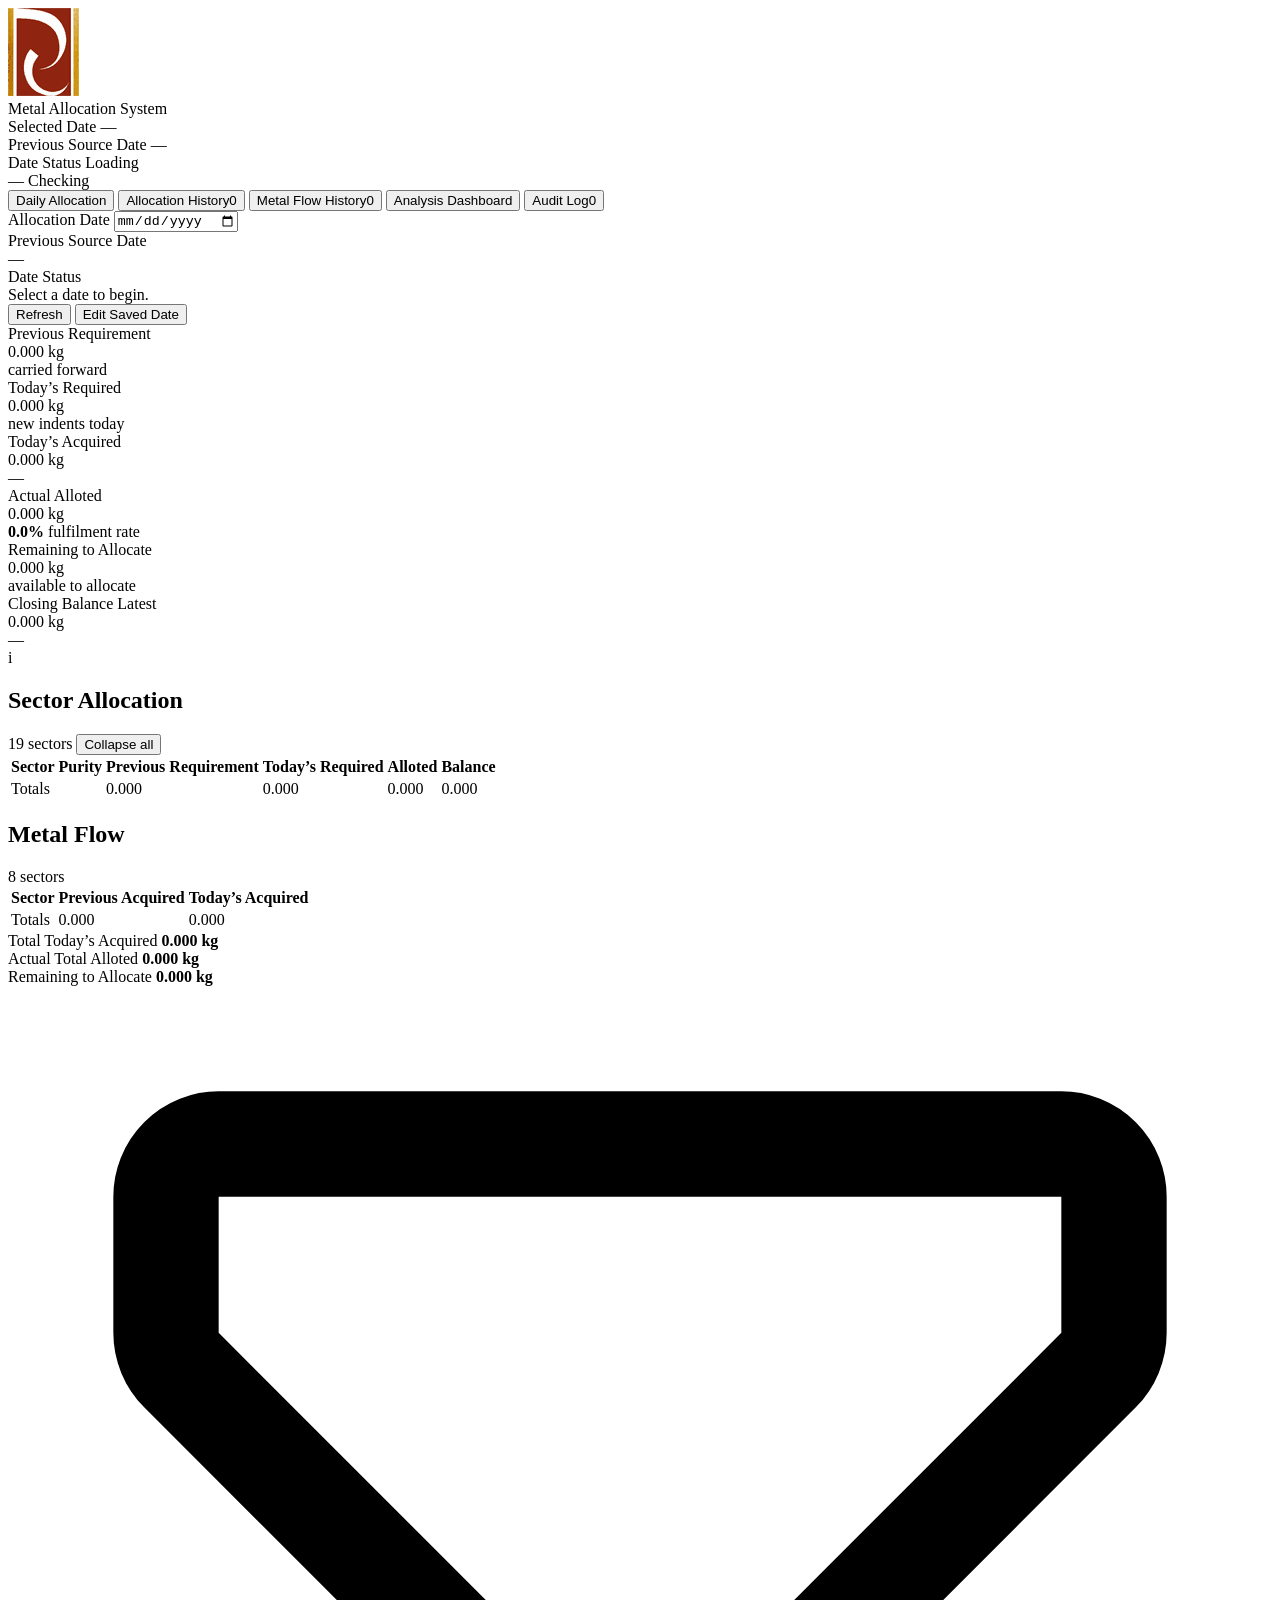
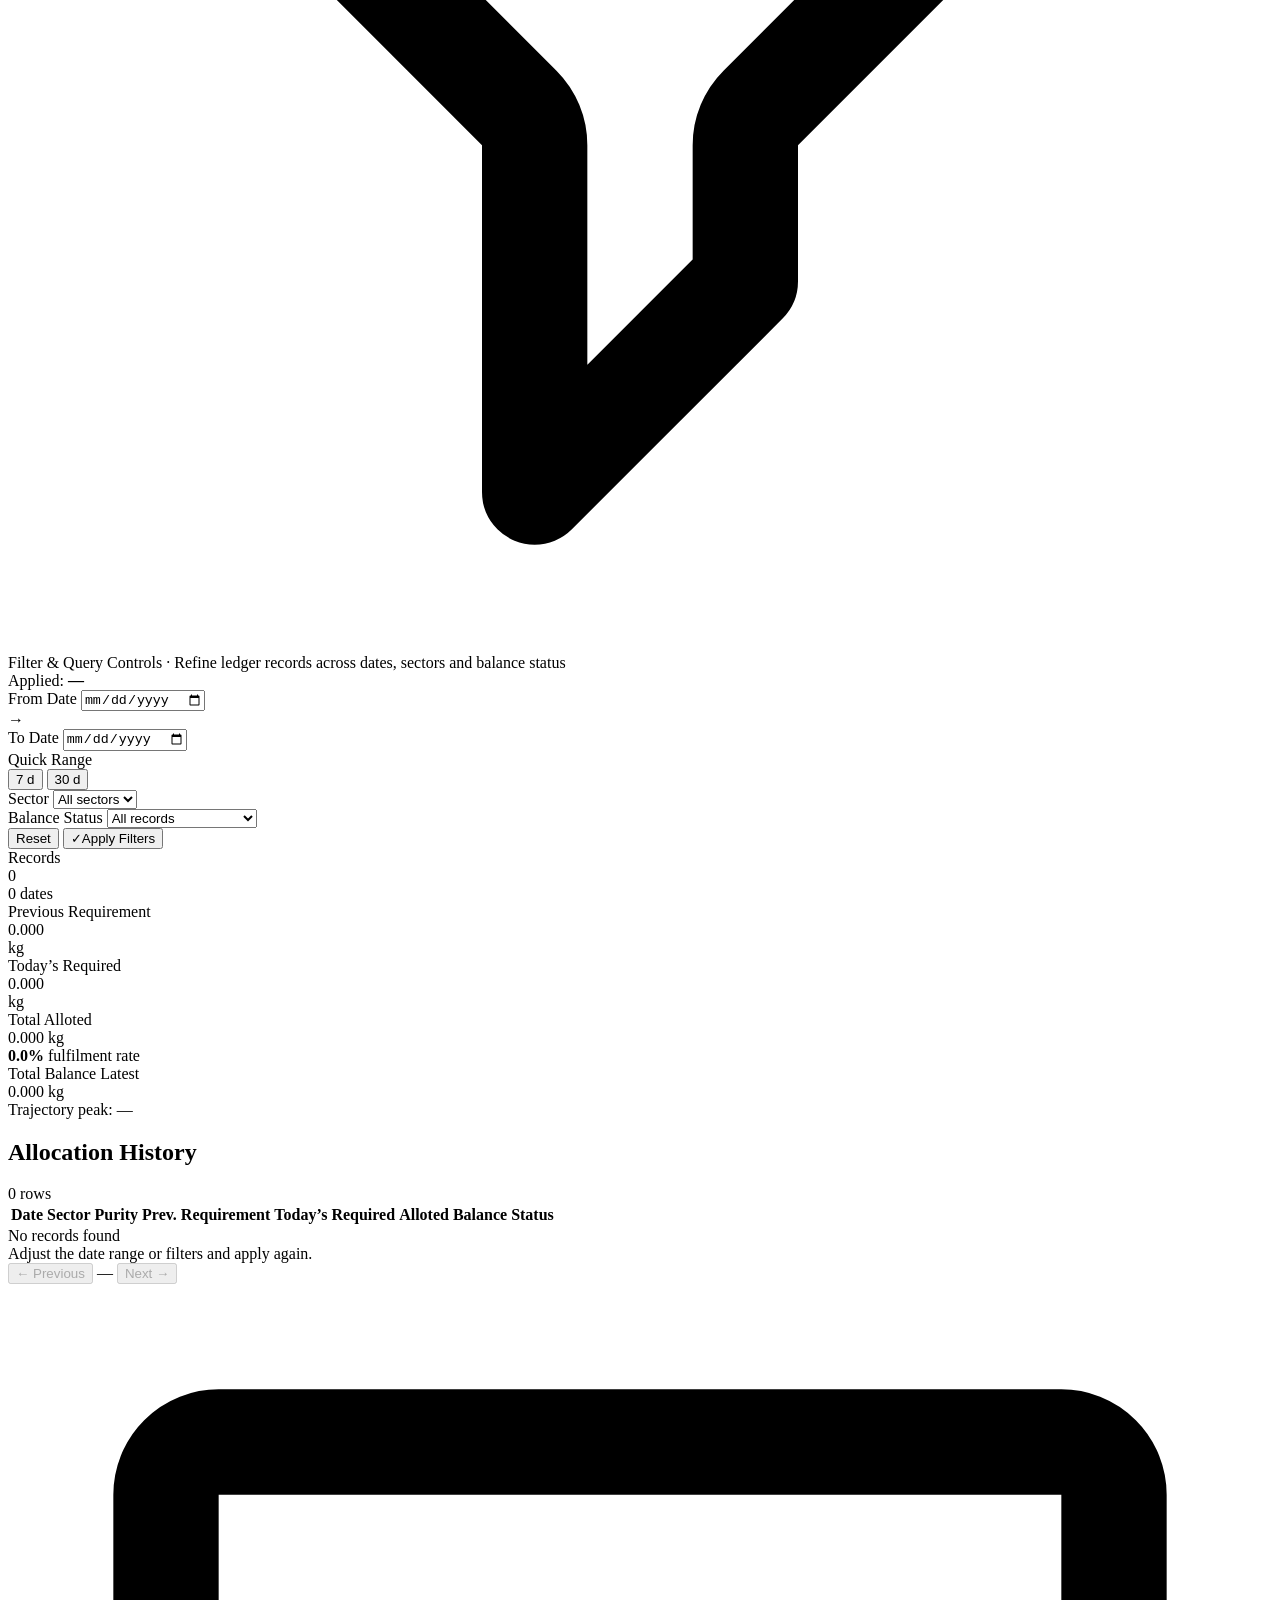
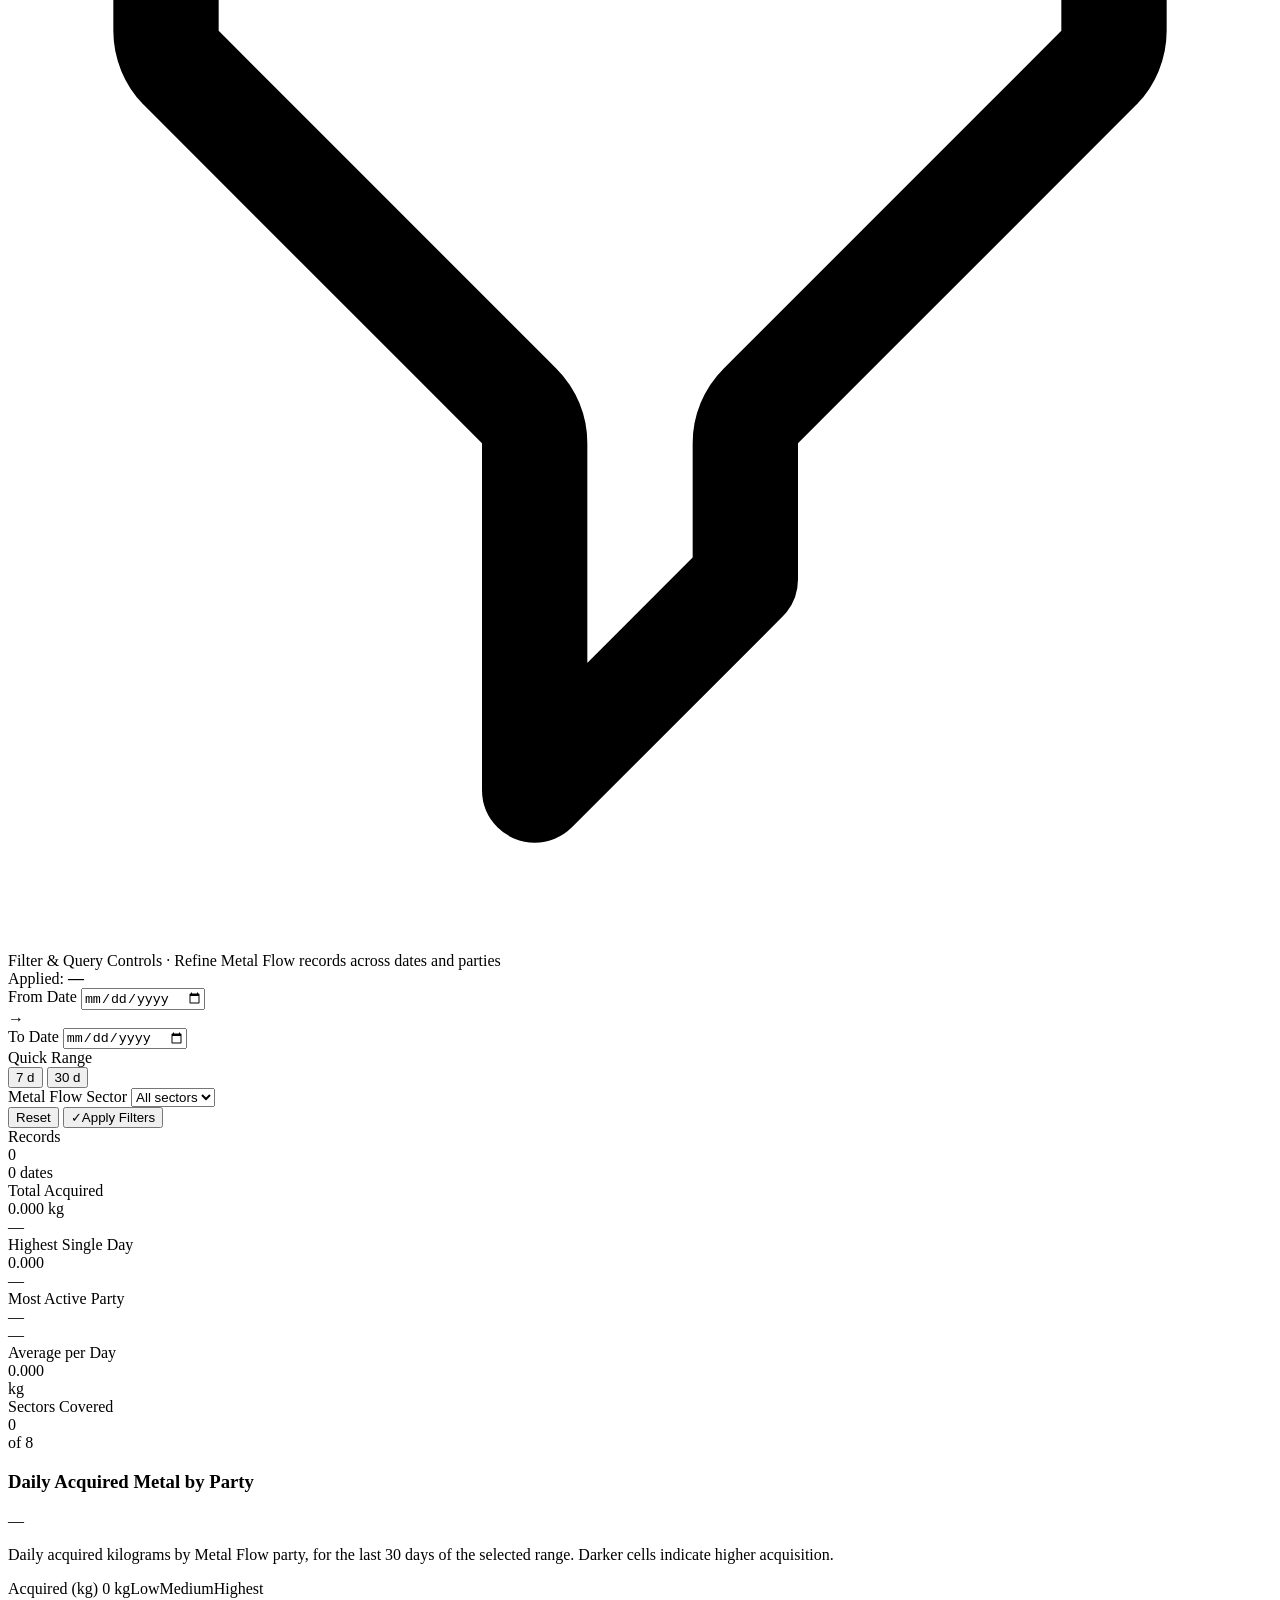
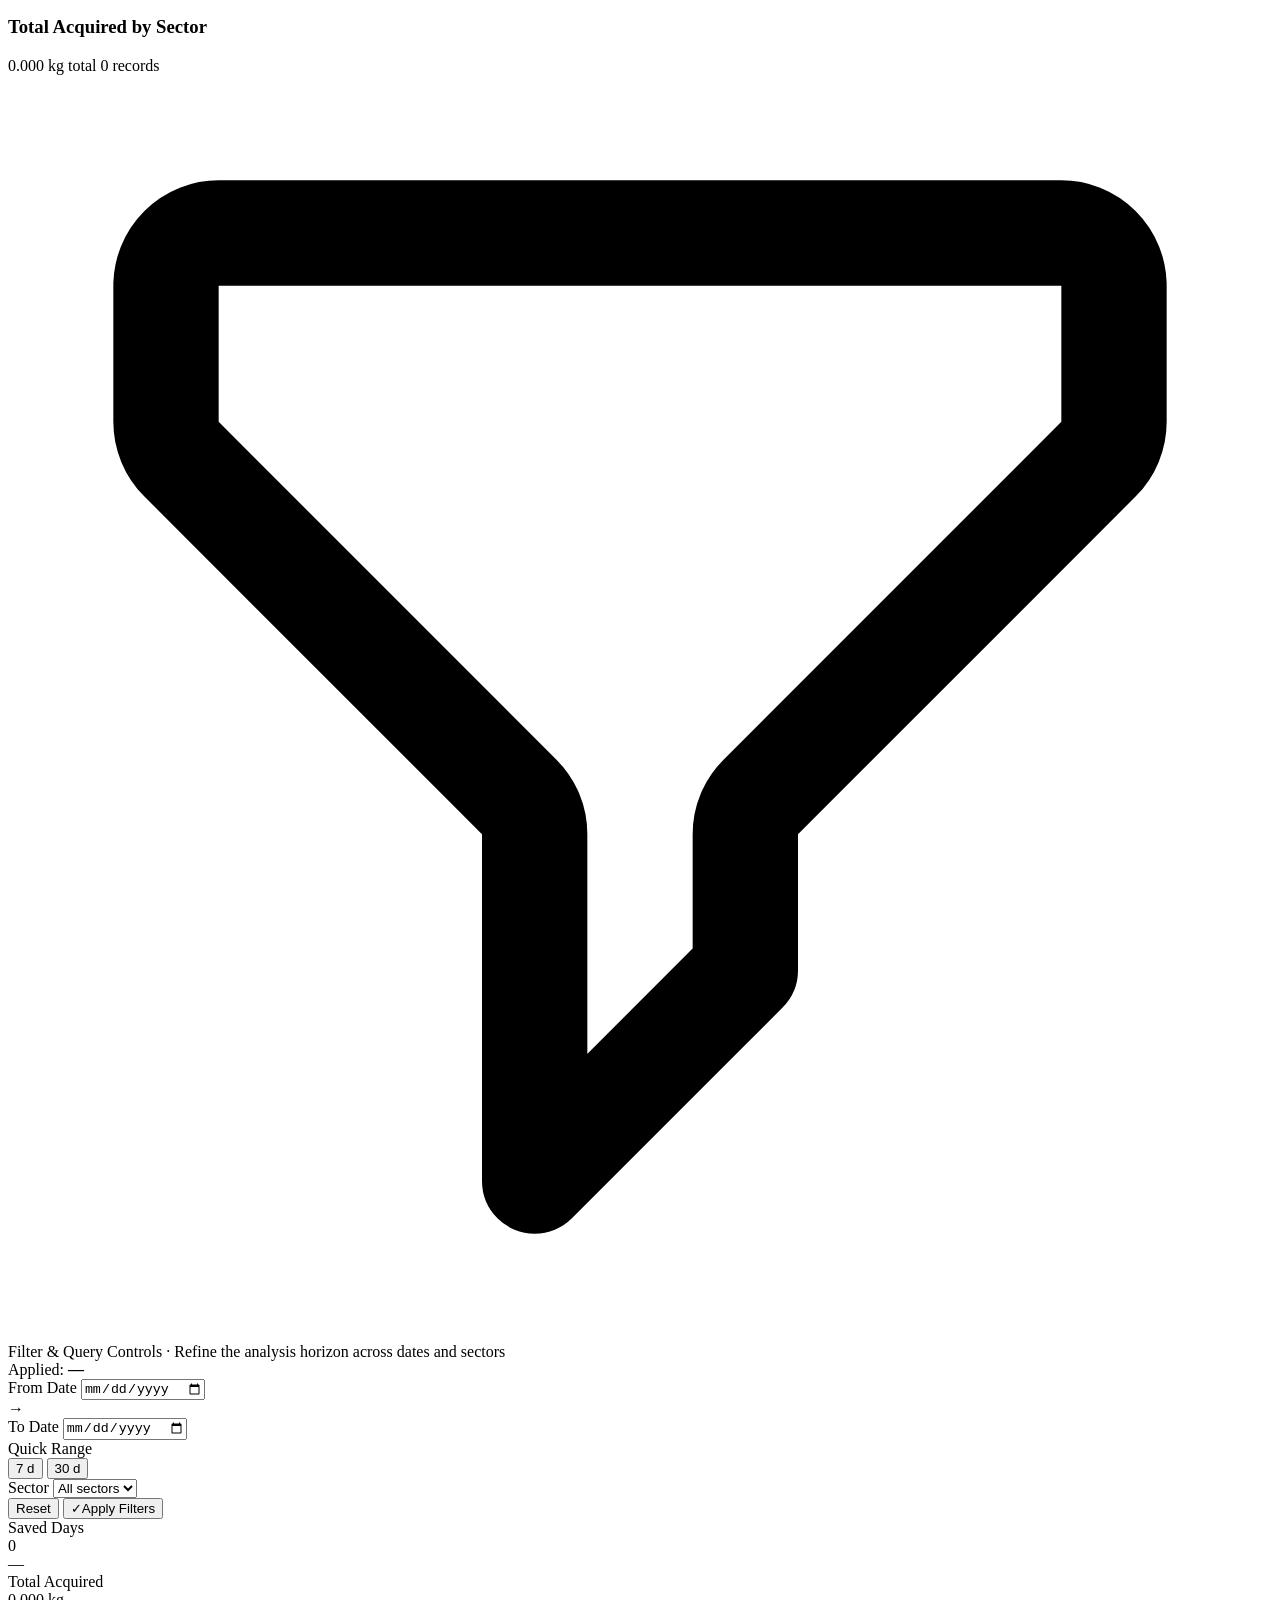
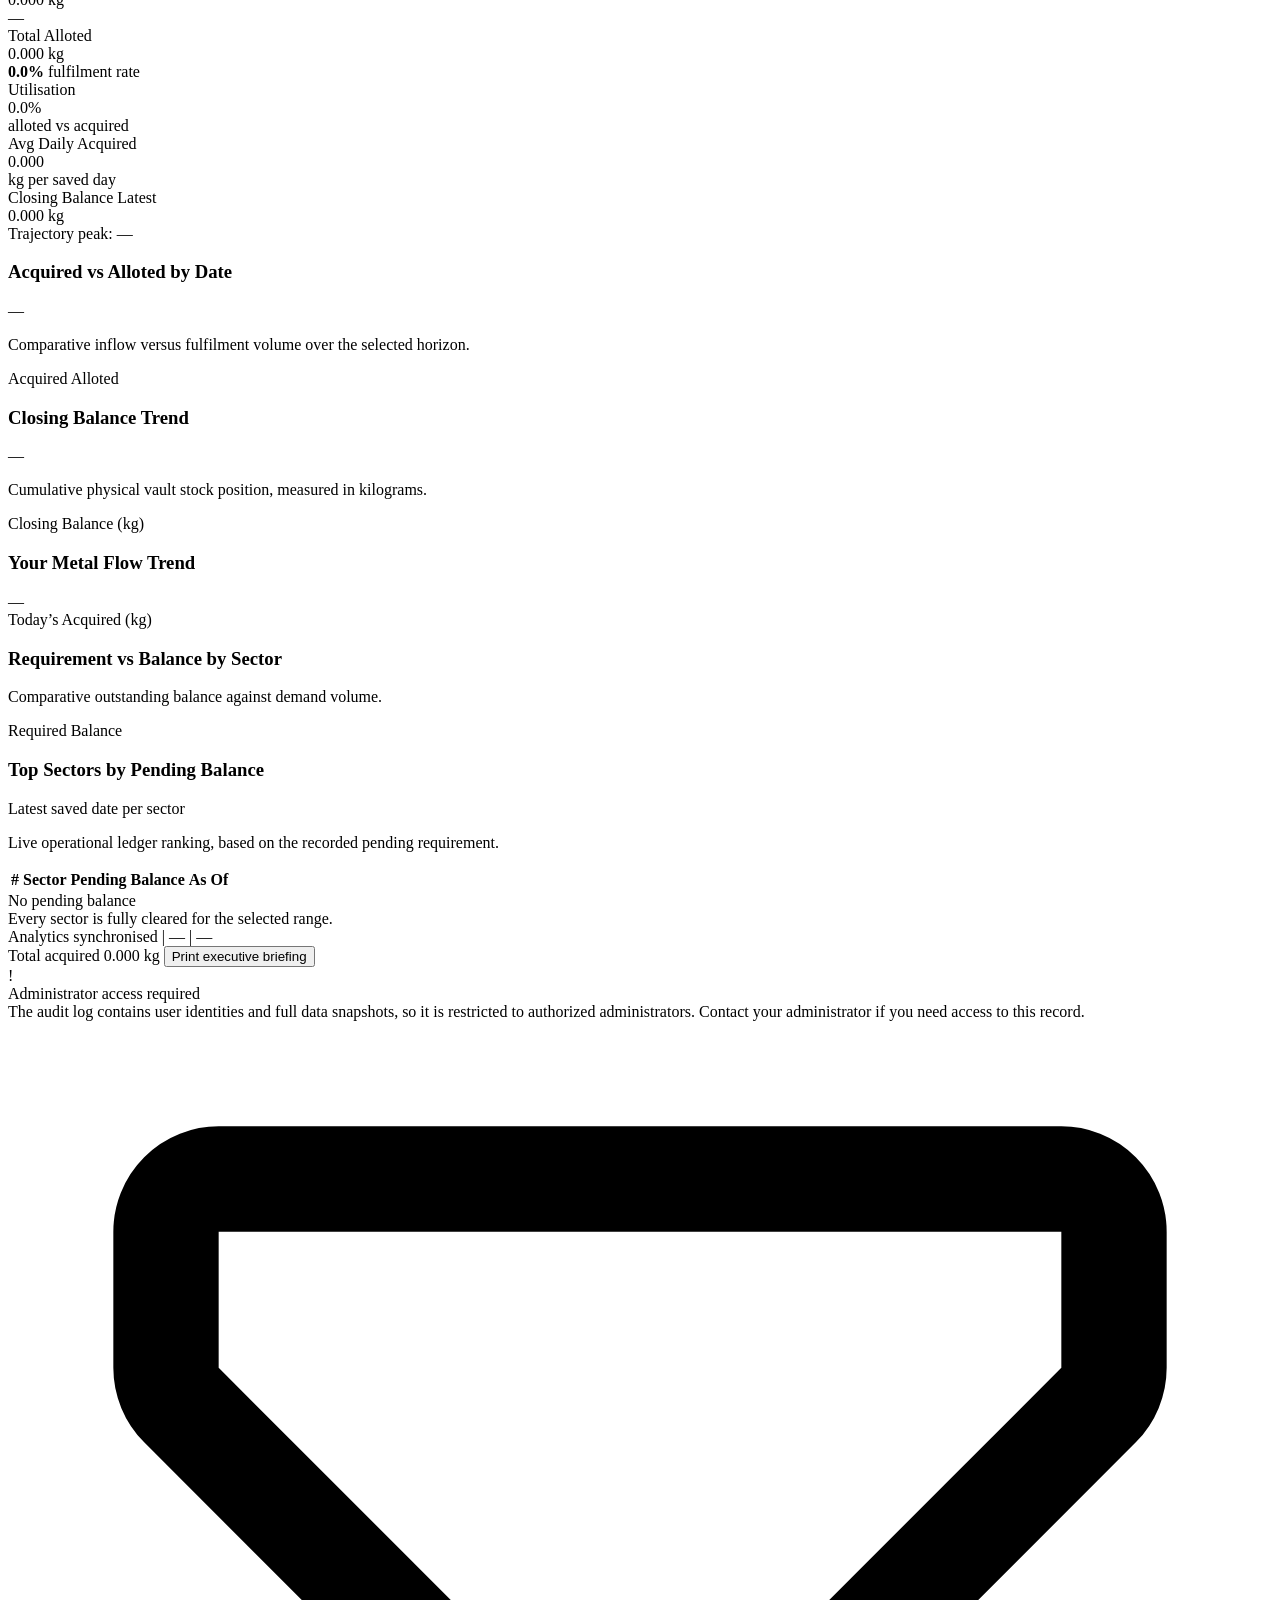
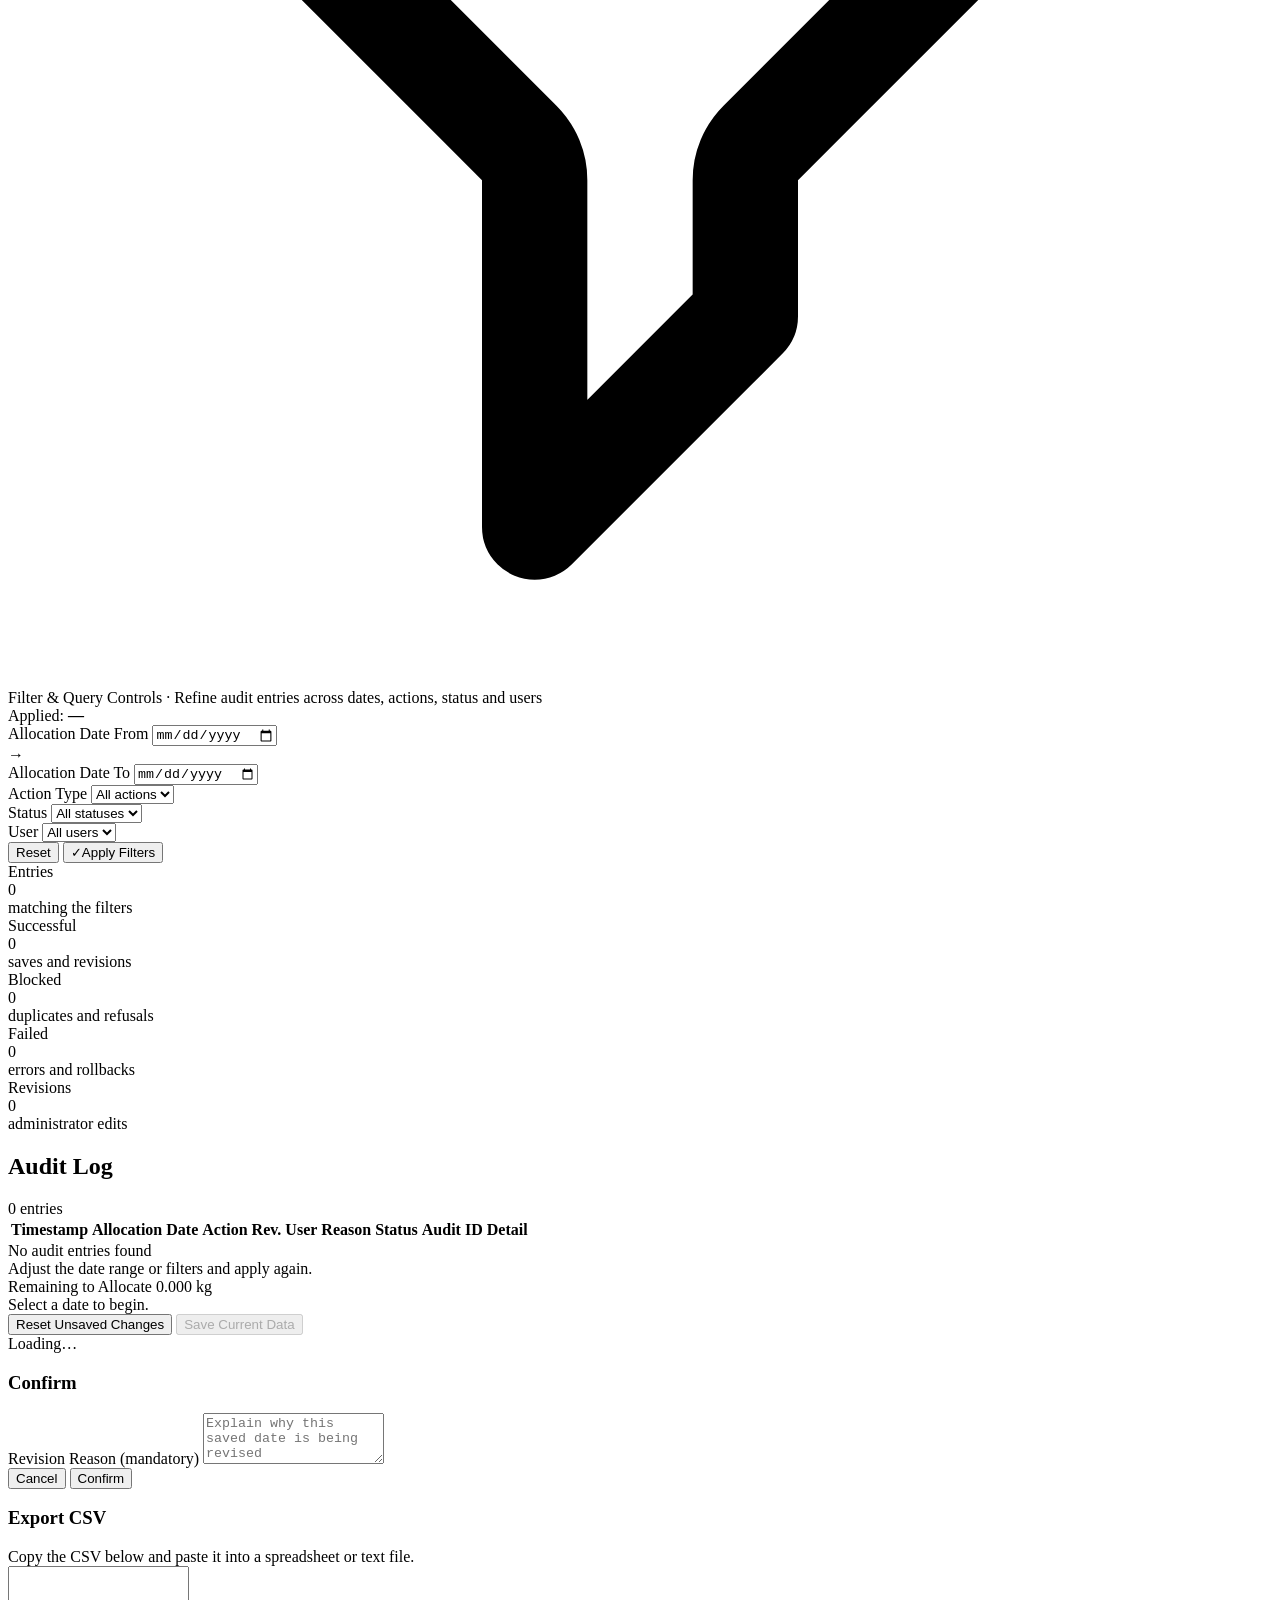
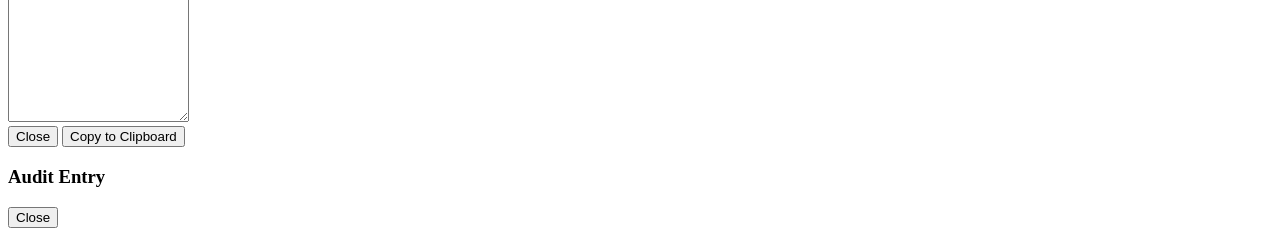
<file: legacy files/Index.html>
<!DOCTYPE html>
<html lang="en">
<head>
  <base target="_top">
  <meta charset="utf-8">
  <meta name="viewport" content="width=device-width, initial-scale=1, viewport-fit=cover">
  <title>Metal Allocation System</title>
  <?!= include('Styles'); ?>
  <?!= include('StylesReports'); ?>
  <?!= include('StylesAudit'); ?>
</head>
<body>

  <!-- ============================ APP HEADER ============================ -->
  <header class="app-header" role="banner">
    <div class="app-header__inner">
      <div class="brand">
        <img class="brand__logo" alt="Royal Chain logo"
               src="[data-uri]">
        <div class="brand__text">
          <div class="brand__title">Metal Allocation System</div>
        </div>
      </div>
      <div class="header-meta">
        <div class="header-meta__item">
          <span class="header-meta__label">Selected Date</span>
          <span class="header-meta__value" id="hdrSelectedDate">&mdash;</span>
        </div>
        <div class="header-meta__item">
          <span class="header-meta__label">Previous Source Date</span>
          <span class="header-meta__value" id="hdrPrevDate">&mdash;</span>
        </div>
        <div class="header-meta__item">
          <span class="header-meta__label">Date Status</span>
          <span class="status-pill status-pill--neutral" id="hdrStatus">Loading</span>
        </div>
        <div class="header-meta__item header-meta__item--user">
          <span class="header-meta__value" id="hdrUser">&mdash;</span>
          <span class="role-pill role-pill--checking" id="hdrRole">Checking</span>
        </div>
      </div>
    </div>
  </header>

  <!-- ============================ VIEW TABS ============================ -->
  <nav class="view-nav" role="tablist" aria-label="Application views">
    <div class="view-nav__inner">
      <button type="button" class="nav-tab is-active" data-view="daily" role="tab" aria-selected="true">
        Daily Allocation
      </button>
      <button type="button" class="nav-tab" data-view="allocationHistory" role="tab" aria-selected="false">
        Allocation History<span class="nav-tab__count hidden" id="tabCountAlloc">0</span>
      </button>
      <button type="button" class="nav-tab" data-view="flowHistory" role="tab" aria-selected="false">
        Metal Flow History<span class="nav-tab__count hidden" id="tabCountFlow">0</span>
      </button>
      <button type="button" class="nav-tab" data-view="dashboard" role="tab" aria-selected="false">
        Analysis Dashboard
      </button>
      <button type="button" class="nav-tab hidden" data-view="audit" id="tabAudit" role="tab" aria-selected="false">
        Audit Log<span class="nav-tab__count hidden" id="tabCountAudit">0</span>
      </button>
    </div>
  </nav>

  <main class="page" role="main">

    <!-- ================================================================= -->
    <!-- VIEW 1 — DAILY ALLOCATION (Phase 1, unchanged behaviour)          -->
    <!-- ================================================================= -->
    <section class="view is-active" id="view-daily" role="tabpanel" aria-label="Daily Allocation">

      <div class="card control-bar" aria-label="Allocation date selection">
        <div class="control-bar__field">
          <label class="field-label" for="allocationDate">Allocation Date</label>
          <input type="date" id="allocationDate" class="input input--date" autocomplete="off">
        </div>
        <div class="control-bar__field">
          <span class="field-label">Previous Source Date</span>
          <div class="readonly-box" id="prevSourceDateBox">&mdash;</div>
        </div>
        <div class="control-bar__field control-bar__field--grow">
          <span class="field-label">Date Status</span>
          <div class="readonly-box" id="dateStatusBox">Select a date to begin.</div>
        </div>
        <div class="control-bar__actions">
          <button type="button" class="btn btn--ghost" id="btnReloadDate">Refresh</button>
          <button type="button" class="btn btn--gold hidden" id="btnAdminRevise">Edit Saved Date</button>
        </div>
      </div>

      <div class="kpi-grid" aria-label="Daily totals">
        <div class="kpi">
          <div class="stat-head">
            <span class="kpi__label">Previous Requirement</span>
            <span class="stat-dot stat-dot--slate" aria-hidden="true"></span>
          </div>
          <div class="stat-figure">
            <span class="kpi__value" id="kpiPrevRequirement">0.000</span>
            <span class="stat-unit">kg</span>
          </div>
          <div class="stat-sub">carried forward</div>
        </div>

        <div class="kpi">
          <div class="stat-head">
            <span class="kpi__label">Today&rsquo;s Required</span>
            <span class="stat-dot stat-dot--slate" aria-hidden="true"></span>
          </div>
          <div class="stat-figure">
            <span class="kpi__value" id="kpiTodayRequired">0.000</span>
            <span class="stat-unit">kg</span>
          </div>
          <div class="stat-sub">new indents today</div>
        </div>

        <div class="kpi">
          <div class="stat-head">
            <span class="kpi__label">Today&rsquo;s Acquired</span>
            <span class="stat-dot stat-dot--emerald" aria-hidden="true"></span>
          </div>
          <div class="stat-figure">
            <span class="kpi__value" id="kpiAcquired">0.000</span>
            <span class="stat-unit">kg</span>
          </div>
          <div class="stat-sub" id="kpiAcquiredSub">&mdash;</div>
        </div>

        <div class="kpi">
          <div class="stat-head">
            <span class="kpi__label">Actual Alloted</span>
            <span class="stat-dot stat-dot--navy" aria-hidden="true"></span>
          </div>
          <div class="stat-figure">
            <span class="kpi__value" id="kpiAlloted">0.000</span>
            <span class="stat-unit">kg</span>
          </div>
          <div class="stat-sub"><strong id="kpiAllotedFulfil">0.0%</strong> fulfilment rate</div>
        </div>

        <div class="kpi kpi--primary" id="kpiRemainingCard">
          <div class="stat-head">
            <span class="kpi__label">Remaining to Allocate</span>
            <span class="stat-dot stat-dot--emerald" aria-hidden="true"></span>
          </div>
          <div class="stat-figure">
            <span class="kpi__value" id="kpiRemaining">0.000</span>
            <span class="stat-unit">kg</span>
          </div>
          <div class="stat-sub" id="kpiRemainingNote">available to allocate</div>
        </div>

        <div class="kpi kpi--closing">
          <div class="stat-head">
            <span class="kpi__label">Closing Balance</span>
            <span class="stat-badge">Latest</span>
          </div>
          <div class="stat-figure">
            <span class="kpi__value" id="kpiClosingBalance">0.000</span>
            <span class="stat-unit">kg</span>
          </div>
          <div class="stat-sub" id="kpiClosingSub">&mdash;</div>
        </div>
      </div>


      <div class="banner hidden" id="banner" role="status" aria-live="polite">
        <span class="banner__icon" id="bannerIcon">i</span>
        <span class="banner__text" id="bannerText"></span>
      </div>

      <div class="layout">
        <section class="card panel panel--allocation" aria-label="Sector allocation">
          <div class="panel__head">
            <h2 class="panel__title">Sector Allocation</h2>
            <div class="panel__tools">
              <span class="chip" id="allocRowCount">19 sectors</span>
              <button type="button" class="btn btn--tiny only-mobile" id="btnToggleCards">Collapse all</button>
            </div>
          </div>
          <div class="table-scroll">
            <table class="data-table alloc-table" id="allocTable">
              <thead>
                <tr>
                  <th class="col-sector">Sector</th>
                  <th class="col-purity">Purity</th>
                  <th class="num">Previous Requirement</th>
                  <th class="num">Today&rsquo;s Required</th>
                  <th class="num">Alloted</th>
                  <th class="num">Balance</th>
                </tr>
              </thead>
              <tbody id="allocBody"></tbody>
              <tfoot>
                <tr class="totals-row">
                  <td colspan="2" class="totals-row__label">Totals</td>
                  <td class="num" data-label="Previous Requirement" id="totPrevRequirement">0.000</td>
                  <td class="num" data-label="Today&rsquo;s Required" id="totTodayRequired">0.000</td>
                  <td class="num" data-label="Alloted" id="totAlloted">0.000</td>
                  <td class="num" data-label="Balance" id="totBalance">0.000</td>
                </tr>
              </tfoot>
            </table>
          </div>
        </section>

        <section class="card panel panel--flow" aria-label="Metal Flow acquisition">
          <div class="panel__head">
            <h2 class="panel__title">Metal Flow</h2>
            <span class="chip" id="flowRowCount">8 sectors</span>
          </div>
          <div class="table-scroll">
            <table class="data-table flow-table" id="flowTable">
              <thead>
                <tr>
                  <th class="col-sector">Sector</th>
                  <th class="num">Previous Acquired</th>
                  <th class="num">Today&rsquo;s Acquired</th>
                </tr>
              </thead>
              <tbody id="flowBody"></tbody>
              <tfoot>
                <tr class="totals-row">
                  <td class="totals-row__label">Totals</td>
                  <td class="num" data-label="Previous Acquired" id="totPrevAcquired">0.000</td>
                  <td class="num" data-label="Today&rsquo;s Acquired" id="totAcquired">0.000</td>
                </tr>
              </tfoot>
            </table>
          </div>
          <div class="flow-summary">
            <div class="flow-summary__row">
              <span>Total Today&rsquo;s Acquired</span>
              <strong id="flowSummaryAcquired">0.000 kg</strong>
            </div>
            <div class="flow-summary__row">
              <span>Actual Total Alloted</span>
              <strong id="flowSummaryAlloted">0.000 kg</strong>
            </div>
            <div class="flow-summary__row flow-summary__row--strong" id="flowSummaryRemainingRow">
              <span>Remaining to Allocate</span>
              <strong id="flowSummaryRemaining">0.000 kg</strong>
            </div>
          </div>
        </section>
      </div>
    </section>

    <!-- ================================================================= -->
    <!-- VIEW 2 — ALLOCATION HISTORY                                       -->
    <!-- ================================================================= -->
    <section class="view" id="view-allocationHistory" role="tabpanel" aria-label="Allocation History">

      <div class="card filter-bar">
        <div class="filter-bar__head">
          <div class="filter-bar__title">
            <svg class="filter-bar__icon" viewBox="0 0 24 24" fill="none" stroke="currentColor" aria-hidden="true">
              <path d="M3 4a1 1 0 011-1h16a1 1 0 011 1v2.586a1 1 0 01-.293.707l-6.414 6.414a1 1 0 00-.293.707V17l-4 4v-6.586a1 1 0 00-.293-.707L3.293 7.293A1 1 0 013 6.586V4z"
                    stroke-linecap="round" stroke-linejoin="round" stroke-width="2"></path>
            </svg>
            <span class="filter-bar__heading">Filter &amp; Query Controls</span>
            <span class="filter-bar__dot" aria-hidden="true">&middot;</span>
            <span class="filter-bar__hint">Refine ledger records across dates, sectors and balance status</span>
          </div>
          <div class="filter-bar__applied">Applied: <strong id="ahFilterCount">&mdash;</strong></div>
        </div>

        <div class="filter-bar__grid">
          <div class="filter-group filter-group--dates">
            <div class="filter-field">
              <label class="field-label" for="ahFrom">From Date</label>
              <input type="date" id="ahFrom" class="input input--date">
            </div>
            <span class="filter-arrow" aria-hidden="true">&rarr;</span>
            <div class="filter-field">
              <label class="field-label" for="ahTo">To Date</label>
              <input type="date" id="ahTo" class="input input--date">
            </div>
          </div>

          <div class="filter-field filter-field--range">
            <span class="field-label">Quick Range</span>
            <div class="quick-range" id="ahQuickRange">
              <button type="button" class="quick-range__btn is-active" data-days="7">7 d</button>
              <button type="button" class="quick-range__btn" data-days="30">30 d</button>
            </div>
          </div>

          <div class="filter-group filter-group--selects">
            <div class="filter-field">
              <label class="field-label" for="ahSector">Sector</label>
              <select id="ahSector" class="select"><option value="all">All sectors</option></select>
            </div>
            <div class="filter-field">
              <label class="field-label" for="ahStatus">Balance Status</label>
              <select id="ahStatus" class="select">
                <option value="all">All records</option>
                <option value="pending">Pending balance only</option>
                <option value="cleared">Fully cleared only</option>
                <option value="allocated">Alloted &gt; 0</option>
                <option value="unallocated">Alloted = 0</option>
              </select>
            </div>
          </div>

          <div class="filter-actions">
            <button type="button" class="btn btn--ghost" id="ahReset">Reset</button>
            <button type="button" class="btn btn--primary" id="ahApply">
              <span class="btn__tick" aria-hidden="true">&#10003;</span>Apply Filters
            </button>
          </div>
        </div>
      </div>

      <div class="summary-strip">
        <div class="summary-stat summary-stat--navy">
          <div class="summary-stat__label">Records</div>
          <div class="summary-stat__value" id="ahStatRecords">0</div>
          <div class="summary-stat__sub" id="ahStatDates">0 dates</div>
        </div>
        <div class="summary-stat">
          <div class="summary-stat__label">Previous Requirement</div>
          <div class="summary-stat__value" id="ahStatPrev">0.000</div>
          <div class="summary-stat__sub">kg</div>
        </div>
        <div class="summary-stat">
          <div class="summary-stat__label">Today&rsquo;s Required</div>
          <div class="summary-stat__value" id="ahStatRequired">0.000</div>
          <div class="summary-stat__sub">kg</div>
        </div>
        <div class="summary-stat summary-stat--green">
          <div class="stat-head">
            <span class="summary-stat__label">Total Alloted</span>
            <span class="stat-dot stat-dot--navy" aria-hidden="true"></span>
          </div>
          <div class="stat-figure">
            <span class="summary-stat__value" id="ahStatAlloted">0.000</span>
            <span class="stat-unit">kg</span>
          </div>
          <div class="summary-stat__sub"><strong id="ahStatFulfil">0.0%</strong> fulfilment rate</div>
        </div>
        <div class="summary-stat summary-stat--closing">
          <div class="stat-head">
            <span class="summary-stat__label">Total Balance</span>
            <span class="stat-badge">Latest</span>
          </div>
          <div class="stat-figure">
            <span class="summary-stat__value" id="ahStatBalance">0.000</span>
            <span class="stat-unit">kg</span>
          </div>
          <div class="summary-stat__sub" id="ahStatPeak">Trajectory peak: &mdash;</div>
        </div>
      </div>

      <div class="card panel">
        <div class="panel__head">
          <h2 class="panel__title">Allocation History</h2>
          <span class="chip" id="ahRowChip">0 rows</span>
        </div>
        <div class="history-scroll">
          <table class="history-table" id="ahTable">
            <thead>
              <tr>
                <th>Date</th>
                <th>Sector</th>
                <th>Purity</th>
                <th class="num">Prev. Requirement</th>
                <th class="num">Today&rsquo;s Required</th>
                <th class="num">Alloted</th>
                <th class="num">Balance</th>
                <th>Status</th>
              </tr>
            </thead>
            <tbody id="ahBody"></tbody>
          </table>
          <div class="empty-state hidden" id="ahEmpty">
            <div class="empty-state__title">No records found</div>
            <div class="empty-state__text">Adjust the date range or filters and apply again.</div>
          </div>
        </div>
        <div class="truncation-note hidden" id="ahTruncated"></div>
        <div class="pager" id="ahPager">
          <button type="button" class="pager__btn" id="ahPrev" disabled>&larr; Previous</button>
          <span class="pager__info" id="ahPageInfo">&mdash;</span>
          <button type="button" class="pager__btn" id="ahNext" disabled>Next &rarr;</button>
        </div>
      </div>
    </section>

    <!-- ================================================================= -->
    <!-- VIEW 3 — METAL FLOW HISTORY                                       -->
    <!-- ================================================================= -->
    <section class="view" id="view-flowHistory" role="tabpanel" aria-label="Metal Flow History">

      <div class="card filter-bar">
        <div class="filter-bar__head">
          <div class="filter-bar__title">
            <svg class="filter-bar__icon" viewBox="0 0 24 24" fill="none" stroke="currentColor" aria-hidden="true">
              <path d="M3 4a1 1 0 011-1h16a1 1 0 011 1v2.586a1 1 0 01-.293.707l-6.414 6.414a1 1 0 00-.293.707V17l-4 4v-6.586a1 1 0 00-.293-.707L3.293 7.293A1 1 0 013 6.586V4z"
                    stroke-linecap="round" stroke-linejoin="round" stroke-width="2"></path>
            </svg>
            <span class="filter-bar__heading">Filter &amp; Query Controls</span>
            <span class="filter-bar__dot" aria-hidden="true">&middot;</span>
            <span class="filter-bar__hint">Refine Metal Flow records across dates and parties</span>
          </div>
          <div class="filter-bar__applied">Applied: <strong id="mfFilterCount">&mdash;</strong></div>
        </div>

        <div class="filter-bar__grid">
          <div class="filter-group filter-group--dates">
            <div class="filter-field">
              <label class="field-label" for="mfFrom">From Date</label>
              <input type="date" id="mfFrom" class="input input--date">
            </div>
            <span class="filter-arrow" aria-hidden="true">&rarr;</span>
            <div class="filter-field">
              <label class="field-label" for="mfTo">To Date</label>
              <input type="date" id="mfTo" class="input input--date">
            </div>
          </div>

          <div class="filter-field filter-field--range">
            <span class="field-label">Quick Range</span>
            <div class="quick-range" id="mfQuickRange">
              <button type="button" class="quick-range__btn is-active" data-days="7">7 d</button>
              <button type="button" class="quick-range__btn" data-days="30">30 d</button>
            </div>
          </div>

          <div class="filter-group filter-group--selects">
            <div class="filter-field">
              <label class="field-label" for="mfSector">Metal Flow Sector</label>
              <select id="mfSector" class="select"><option value="all">All sectors</option></select>
            </div>
          </div>

          <div class="filter-actions">
            <button type="button" class="btn btn--ghost" id="mfReset">Reset</button>
            <button type="button" class="btn btn--primary" id="mfApply">
              <span class="btn__tick" aria-hidden="true">&#10003;</span>Apply Filters
            </button>
          </div>
        </div>
      </div>

      <div class="summary-strip">
        <div class="summary-stat summary-stat--navy">
          <div class="summary-stat__label">Records</div>
          <div class="summary-stat__value" id="mfStatRecords">0</div>
          <div class="summary-stat__sub" id="mfStatDates">0 dates</div>
        </div>
        <div class="summary-stat summary-stat--green">
          <div class="stat-head">
            <span class="summary-stat__label">Total Acquired</span>
            <span class="stat-dot stat-dot--emerald" aria-hidden="true"></span>
          </div>
          <div class="stat-figure">
            <span class="summary-stat__value" id="mfStatTotal">0.000</span>
            <span class="stat-unit">kg</span>
          </div>
          <div class="summary-stat__sub" id="mfStatTotalSub">&mdash;</div>
        </div>
        <div class="summary-stat">
          <div class="summary-stat__label">Highest Single Day</div>
          <div class="summary-stat__value" id="mfHeatPeak">0.000</div>
          <div class="summary-stat__sub" id="mfHeatPeakSub">&mdash;</div>
        </div>
        <div class="summary-stat">
          <div class="summary-stat__label">Most Active Party</div>
          <div class="summary-stat__value summary-stat__value--text" id="mfHeatTop">&mdash;</div>
          <div class="summary-stat__sub" id="mfHeatTopSub">&mdash;</div>
        </div>
        <div class="summary-stat">
          <div class="summary-stat__label">Average per Day</div>
          <div class="summary-stat__value" id="mfStatAvg">0.000</div>
          <div class="summary-stat__sub">kg</div>
        </div>
        <div class="summary-stat">
          <div class="summary-stat__label">Sectors Covered</div>
          <div class="summary-stat__value" id="mfStatSectors">0</div>
          <div class="summary-stat__sub">of 8</div>
        </div>
      </div>

      <div class="chart-grid">
        <div class="chart-card chart-card--full" id="mfHeatmapCard">
          <div class="chart-card__head">
            <h3 class="chart-card__title">Daily Acquired Metal by Party</h3>
            <span class="chip" id="mfHeatChip">&mdash;</span>
          </div>
          <p class="chart-card__subtitle">
            Daily acquired kilograms by Metal Flow party, for the last 30 days of the selected
            range. Darker cells indicate higher acquisition.
          </p>

          <div class="chart-card__body">
            <div class="heat-scroll" id="mfHeatScroll" tabindex="0" role="group"
                 aria-label="Daily acquired metal by party heatmap"
                 aria-describedby="mfHeatDesc">
              <div id="mfHeatmap"></div>
            </div>
            <p class="visually-hidden" id="mfHeatDesc"></p>
          </div>

          <div class="chart-legend heat-legend" id="mfHeatLegend">
            <span class="heat-legend__caption">Acquired (kg)</span>
            <span class="heat-legend__scale" aria-hidden="true"></span>
            <span class="heat-legend__ticks">
              <span>0 kg</span><span>Low</span><span>Medium</span><span id="mfHeatLegendMax">Highest</span>
            </span>
          </div>
          <p class="heat-note hidden" id="mfHeatNote"></p>
        </div>

        <div class="chart-card">
          <div class="chart-card__head">
            <h3 class="chart-card__title">Total Acquired by Sector</h3>
            <span class="chip" id="mfShareChip">0.000 kg total</span>
            <span class="chip" id="mfRowChip">0 records</span>
          </div>
          <div class="chart-card__body" id="mfShareChart"></div>
        </div>
      </div>
    </section>

    <!-- ================================================================= -->
    <!-- VIEW 4 — ANALYSIS DASHBOARD                                       -->
    <!-- ================================================================= -->
    <section class="view" id="view-dashboard" role="tabpanel" aria-label="Analysis Dashboard">

      <div class="card filter-bar">
        <div class="filter-bar__head">
          <div class="filter-bar__title">
            <svg class="filter-bar__icon" viewBox="0 0 24 24" fill="none" stroke="currentColor" aria-hidden="true">
              <path d="M3 4a1 1 0 011-1h16a1 1 0 011 1v2.586a1 1 0 01-.293.707l-6.414 6.414a1 1 0 00-.293.707V17l-4 4v-6.586a1 1 0 00-.293-.707L3.293 7.293A1 1 0 013 6.586V4z"
                    stroke-linecap="round" stroke-linejoin="round" stroke-width="2"></path>
            </svg>
            <span class="filter-bar__heading">Filter &amp; Query Controls</span>
            <span class="filter-bar__dot" aria-hidden="true">&middot;</span>
            <span class="filter-bar__hint">Refine the analysis horizon across dates and sectors</span>
          </div>
          <div class="filter-bar__applied">Applied: <strong id="dbFilterCount">&mdash;</strong></div>
        </div>

        <div class="filter-bar__grid">
          <div class="filter-group filter-group--dates">
            <div class="filter-field">
              <label class="field-label" for="dbFrom">From Date</label>
              <input type="date" id="dbFrom" class="input input--date">
            </div>
            <span class="filter-arrow" aria-hidden="true">&rarr;</span>
            <div class="filter-field">
              <label class="field-label" for="dbTo">To Date</label>
              <input type="date" id="dbTo" class="input input--date">
            </div>
          </div>

          <div class="filter-field filter-field--range">
            <span class="field-label">Quick Range</span>
            <div class="quick-range" id="dbQuickRange">
              <button type="button" class="quick-range__btn is-active" data-days="7">7 d</button>
              <button type="button" class="quick-range__btn" data-days="30">30 d</button>
            </div>
          </div>

          <div class="filter-group filter-group--selects">
            <div class="filter-field">
              <label class="field-label" for="dbSector">Sector</label>
              <select id="dbSector" class="select"><option value="all">All sectors</option></select>
            </div>
          </div>

          <div class="filter-actions">
            <button type="button" class="btn btn--ghost" id="dbReset">Reset</button>
            <button type="button" class="btn btn--primary" id="dbApply">
              <span class="btn__tick" aria-hidden="true">&#10003;</span>Apply Filters
            </button>
          </div>
        </div>
      </div>

      <div class="summary-strip">
        <div class="summary-stat summary-stat--navy">
          <div class="summary-stat__label">Saved Days</div>
          <div class="summary-stat__value" id="dbStatDays">0</div>
          <div class="summary-stat__sub" id="dbStatLatest">&mdash;</div>
        </div>
        <div class="summary-stat summary-stat--green">
          <div class="stat-head">
            <span class="summary-stat__label">Total Acquired</span>
            <span class="stat-dot stat-dot--emerald" aria-hidden="true"></span>
          </div>
          <div class="stat-figure">
            <span class="summary-stat__value" id="dbStatAcquired">0.000</span>
            <span class="stat-unit">kg</span>
          </div>
          <div class="summary-stat__sub" id="dbStatAcquiredDelta">&mdash;</div>
        </div>
        <div class="summary-stat">
          <div class="stat-head">
            <span class="summary-stat__label">Total Alloted</span>
            <span class="stat-dot stat-dot--navy" aria-hidden="true"></span>
          </div>
          <div class="stat-figure">
            <span class="summary-stat__value" id="dbStatAlloted">0.000</span>
            <span class="stat-unit">kg</span>
          </div>
          <div class="summary-stat__sub"><strong id="dbStatFulfil">0.0%</strong> fulfilment rate</div>
        </div>
        <div class="summary-stat">
          <div class="summary-stat__label">Utilisation</div>
          <div class="summary-stat__value" id="dbStatUtilisation">0.0%</div>
          <div class="summary-stat__sub">alloted vs acquired</div>
        </div>
        <div class="summary-stat">
          <div class="summary-stat__label">Avg Daily Acquired</div>
          <div class="summary-stat__value" id="dbStatAvg">0.000</div>
          <div class="summary-stat__sub">kg per saved day</div>
        </div>
        <div class="summary-stat summary-stat--closing">
          <div class="stat-head">
            <span class="summary-stat__label">Closing Balance</span>
            <span class="stat-badge">Latest</span>
          </div>
          <div class="stat-figure">
            <span class="summary-stat__value" id="dbStatClosing">0.000</span>
            <span class="stat-unit">kg</span>
          </div>
          <div class="summary-stat__sub" id="dbStatPeak">Trajectory peak: &mdash;</div>
        </div>
      </div>

      <div class="chart-grid">
        <div class="chart-card chart-card--full">
          <div class="chart-card__head">
            <h3 class="chart-card__title">Acquired vs Alloted by Date</h3>
            <span class="chip" id="dbChart1Chip">&mdash;</span>
          </div>
          <p class="chart-card__subtitle">Comparative inflow versus fulfilment volume over the selected horizon.</p>
          <div class="chart-card__body" id="dbChartAcquiredAlloted"></div>
          <div class="chart-legend">
            <span class="legend-key"><span class="legend-swatch" style="background:#10b981"></span>Acquired</span>
            <span class="legend-key"><span class="legend-swatch" style="background:#1e3a5f"></span>Alloted</span>
          </div>
        </div>

        <div class="chart-card chart-card--full">
          <div class="chart-card__head">
            <h3 class="chart-card__title">Closing Balance Trend</h3>
            <span class="chip chip--amber" id="dbChart2Chip">&mdash;</span>
          </div>
          <p class="chart-card__subtitle">Cumulative physical vault stock position, measured in kilograms.</p>
          <div class="chart-card__body" id="dbChartBalance"></div>
          <div class="chart-legend">
            <span class="legend-key"><span class="legend-swatch" style="background:#d97706"></span>Closing Balance (kg)</span>
          </div>
        </div>

        <div class="chart-card chart-card--full hidden" id="dbFlowTrendCard">
          <div class="chart-card__head">
            <h3 class="chart-card__title">Your Metal Flow Trend</h3>
            <span class="chip" id="dbFlowTrendChip">&mdash;</span>
          </div>
          <div class="chart-card__body" id="dbChartFlowTrend"></div>
          <div class="chart-legend">
            <span class="legend-key"><span class="legend-swatch" style="background:#10b981"></span>Today&rsquo;s Acquired (kg)</span>
          </div>
        </div>

        <div class="chart-card">
          <div class="chart-card__head">
            <h3 class="chart-card__title">Requirement vs Balance by Sector</h3>
          </div>
          <p class="chart-card__subtitle">Comparative outstanding balance against demand volume.</p>
          <div class="chart-card__body" id="dbChartSector"></div>
          <div class="chart-legend">
            <span class="legend-key"><span class="legend-swatch" style="background:#1e3a5f"></span>Required</span>
            <span class="legend-key"><span class="legend-swatch" style="background:#f59e0b"></span>Balance</span>
          </div>
        </div>

        <div class="chart-card">
          <div class="chart-card__head">
            <h3 class="chart-card__title">Top Sectors by Pending Balance</h3>
            <span class="chip">Latest saved date per sector</span>
          </div>
          <p class="chart-card__subtitle">Live operational ledger ranking, based on the recorded pending requirement.</p>
          <div class="history-scroll">
            <table class="history-table" id="dbPendingTable">
              <thead>
                <tr>
                  <th class="col-rank">#</th>
                  <th class="col-sector-name">Sector</th>
                  <th class="num col-pending">Pending Balance</th>
                  <th class="col-asof">As Of</th>
                </tr>
              </thead>
              <tbody id="dbPendingBody"></tbody>
            </table>
            <div class="empty-state hidden" id="dbPendingEmpty">
              <div class="empty-state__title">No pending balance</div>
              <div class="empty-state__text">Every sector is fully cleared for the selected range.</div>
            </div>
          </div>
        </div>
      </div>

      <div class="dash-footer">
        <div class="dash-footer__status">
          <span class="dash-footer__dot" aria-hidden="true"></span>
          <span class="dash-footer__label">Analytics synchronised</span>
          <span class="dash-footer__sep">|</span>
          <span class="dash-footer__meta" id="dbFootSectors">&mdash;</span>
          <span class="dash-footer__sep">|</span>
          <span class="dash-footer__meta" id="dbFootSynced">&mdash;</span>
        </div>
        <div class="dash-footer__actions">
          <span class="dash-footer__badge">
            <span class="dash-footer__badge-label">Total acquired</span>
            <span id="dbFootAcquired">0.000 kg</span>
          </span>
          <button type="button" class="btn btn--ghost btn--tiny" id="dbPrint">Print executive briefing</button>
        </div>
      </div>
    </section>

    <!-- ================================================================= -->
    <!-- VIEW 5 — AUDIT LOG (administrators only)                          -->
    <!-- ================================================================= -->
    <section class="view" id="view-audit" role="tabpanel" aria-label="Audit Log">

      <div class="card hidden" id="auditGate">
        <div class="access-gate">
          <div class="access-gate__icon" aria-hidden="true">!</div>
          <div class="access-gate__title">Administrator access required</div>
          <div class="access-gate__text" id="auditGateText">
            The audit log contains user identities and full data snapshots, so it is
            restricted to authorized administrators. Contact your administrator if you
            need access to this record.
          </div>
        </div>
      </div>

      <div id="auditContent">
        <div class="card filter-bar">
          <div class="filter-bar__head">
            <div class="filter-bar__title">
              <svg class="filter-bar__icon" viewBox="0 0 24 24" fill="none" stroke="currentColor" aria-hidden="true">
                <path d="M3 4a1 1 0 011-1h16a1 1 0 011 1v2.586a1 1 0 01-.293.707l-6.414 6.414a1 1 0 00-.293.707V17l-4 4v-6.586a1 1 0 00-.293-.707L3.293 7.293A1 1 0 013 6.586V4z"
                      stroke-linecap="round" stroke-linejoin="round" stroke-width="2"></path>
              </svg>
              <span class="filter-bar__heading">Filter &amp; Query Controls</span>
              <span class="filter-bar__dot" aria-hidden="true">&middot;</span>
              <span class="filter-bar__hint">Refine audit entries across dates, actions, status and users</span>
            </div>
            <div class="filter-bar__applied">Applied: <strong id="auFilterCount">&mdash;</strong></div>
          </div>

          <div class="filter-bar__grid filter-bar__grid--audit">
            <div class="filter-group filter-group--dates">
              <div class="filter-field">
                <label class="field-label" for="auFrom">Allocation Date From</label>
                <input type="date" id="auFrom" class="input input--date">
              </div>
              <span class="filter-arrow" aria-hidden="true">&rarr;</span>
              <div class="filter-field">
                <label class="field-label" for="auTo">Allocation Date To</label>
                <input type="date" id="auTo" class="input input--date">
              </div>
            </div>

            <div class="filter-group filter-group--selects filter-group--selects-3">
              <div class="filter-field">
                <label class="field-label" for="auAction">Action Type</label>
                <select id="auAction" class="select"><option value="all">All actions</option></select>
              </div>
              <div class="filter-field">
                <label class="field-label" for="auStatus">Status</label>
                <select id="auStatus" class="select"><option value="all">All statuses</option></select>
              </div>
              <div class="filter-field">
                <label class="field-label" for="auUser">User</label>
                <select id="auUser" class="select"><option value="all">All users</option></select>
              </div>
            </div>

            <div class="filter-actions">
              <button type="button" class="btn btn--ghost" id="auReset">Reset</button>
              <button type="button" class="btn btn--primary" id="auApply">
                <span class="btn__tick" aria-hidden="true">&#10003;</span>Apply Filters
              </button>
            </div>
          </div>
        </div>

        <div class="summary-strip">
          <div class="summary-stat summary-stat--navy">
            <div class="summary-stat__label">Entries</div>
            <div class="summary-stat__value" id="auStatTotal">0</div>
            <div class="summary-stat__sub">matching the filters</div>
          </div>
          <div class="summary-stat summary-stat--green">
            <div class="summary-stat__label">Successful</div>
            <div class="summary-stat__value" id="auStatSuccess">0</div>
            <div class="summary-stat__sub">saves and revisions</div>
          </div>
          <div class="summary-stat summary-stat--amber">
            <div class="summary-stat__label">Blocked</div>
            <div class="summary-stat__value" id="auStatBlocked">0</div>
            <div class="summary-stat__sub">duplicates and refusals</div>
          </div>
          <div class="summary-stat">
            <div class="summary-stat__label">Failed</div>
            <div class="summary-stat__value" id="auStatFailed">0</div>
            <div class="summary-stat__sub">errors and rollbacks</div>
          </div>
          <div class="summary-stat">
            <div class="summary-stat__label">Revisions</div>
            <div class="summary-stat__value" id="auStatRevisions">0</div>
            <div class="summary-stat__sub">administrator edits</div>
          </div>
        </div>

        <div class="card panel">
          <div class="panel__head">
            <h2 class="panel__title">Audit Log</h2>
            <span class="chip" id="auRowChip">0 entries</span>
          </div>
          <div class="history-scroll">
            <table class="history-table" id="auTable">
              <thead>
                <tr>
                  <th>Timestamp</th>
                  <th>Allocation Date</th>
                  <th>Action</th>
                  <th>Rev.</th>
                  <th>User</th>
                  <th>Reason</th>
                  <th>Status</th>
                  <th>Audit ID</th>
                  <th>Detail</th>
                </tr>
              </thead>
              <tbody id="auBody"></tbody>
            </table>
            <div class="empty-state hidden" id="auEmpty">
              <div class="empty-state__title">No audit entries found</div>
              <div class="empty-state__text">Adjust the date range or filters and apply again.</div>
            </div>
          </div>
          <div class="truncation-note hidden" id="auTruncated"></div>
        </div>
      </div>
    </section>

    <div class="page-spacer" aria-hidden="true"></div>
  </main>

  <!-- ========================== ACTION BAR ============================= -->
  <div class="action-bar" id="actionBar">
    <div class="action-bar__info">
      <div class="action-bar__remaining" id="barRemainingWrap">
        <span class="action-bar__label">Remaining to Allocate</span>
        <span class="action-bar__value" id="barRemaining">0.000 kg</span>
      </div>
      <div class="action-bar__status" id="barStatus">Select a date to begin.</div>
    </div>
    <div class="action-bar__buttons">
      <button type="button" class="btn btn--ghost" id="btnReset">Reset Unsaved Changes</button>
      <button type="button" class="btn btn--primary" id="btnSave" disabled>Save Current Data</button>
    </div>
  </div>

  <!-- ========================= LOADING OVERLAY ========================= -->
  <div class="overlay hidden" id="overlay" role="alert" aria-live="assertive">
    <div class="overlay__box">
      <div class="spinner" aria-hidden="true"></div>
      <div class="overlay__text" id="overlayText">Loading&hellip;</div>
    </div>
  </div>

  <!-- ======================= CONFIRM / REVISE MODAL ==================== -->
  <div class="modal hidden" id="modal" role="dialog" aria-modal="true" aria-labelledby="modalTitle">
    <div class="modal__box">
      <h3 class="modal__title" id="modalTitle">Confirm</h3>
      <div class="modal__body" id="modalBody"></div>
      <div class="modal__field hidden" id="modalReasonWrap">
        <label class="field-label" for="modalReason">Revision Reason (mandatory)</label>
        <textarea id="modalReason" class="input input--textarea" rows="3"
                  placeholder="Explain why this saved date is being revised"></textarea>
        <div class="inline-error hidden" id="modalReasonError"></div>
      </div>
      <div class="modal__actions">
        <button type="button" class="btn btn--ghost" id="modalCancel">Cancel</button>
        <button type="button" class="btn btn--primary" id="modalConfirm">Confirm</button>
      </div>
    </div>
  </div>

  <!-- ========================== EXPORT MODAL =========================== -->
  <div class="modal hidden" id="exportModal" role="dialog" aria-modal="true" aria-labelledby="exportTitle">
    <div class="modal__box">
      <h3 class="modal__title" id="exportTitle">Export CSV</h3>
      <div class="modal__body" id="exportBody">
        Copy the CSV below and paste it into a spreadsheet or text file.
      </div>
      <div class="modal__field">
        <textarea id="exportText" class="input input--textarea" rows="10" readonly></textarea>
      </div>
      <div class="modal__actions">
        <button type="button" class="btn btn--ghost" id="exportClose">Close</button>
        <button type="button" class="btn btn--primary" id="exportCopy">Copy to Clipboard</button>
      </div>
    </div>
  </div>

  <!-- ======================= AUDIT DETAIL MODAL ======================== -->
  <div class="modal hidden" id="auditModal" role="dialog" aria-modal="true" aria-labelledby="auditModalTitle">
    <div class="modal__box modal__box--wide">
      <h3 class="modal__title" id="auditModalTitle">Audit Entry</h3>
      <div id="auditModalBody"></div>
      <div class="modal__actions">
        <button type="button" class="btn btn--ghost" id="auditModalClose">Close</button>
      </div>
    </div>
  </div>

  <!-- ============================ TOASTS ============================== -->
  <div class="toast-stack" id="toastStack" aria-live="polite"></div>

  <?!= include('Scripts'); ?>
  <?!= include('Reports'); ?>
  <?!= include('Audit'); ?>
</body>
</html>
</file>
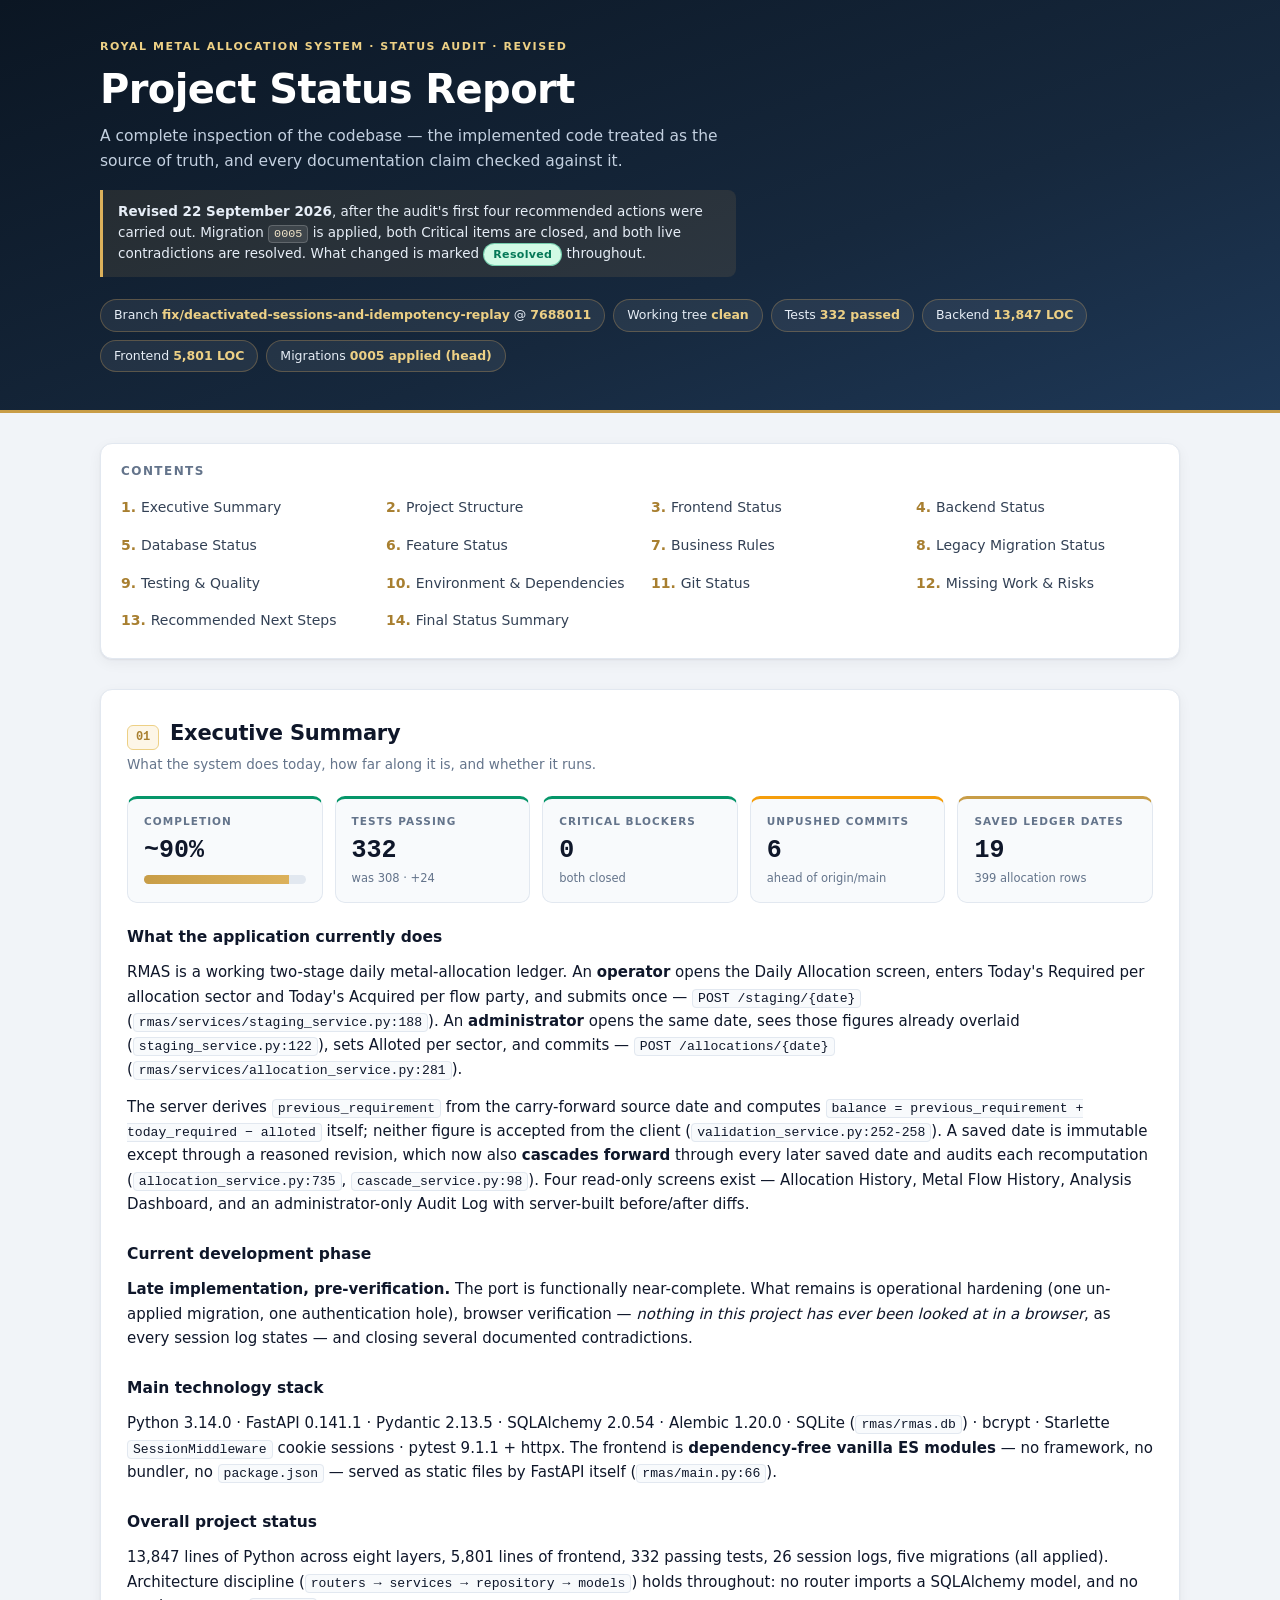
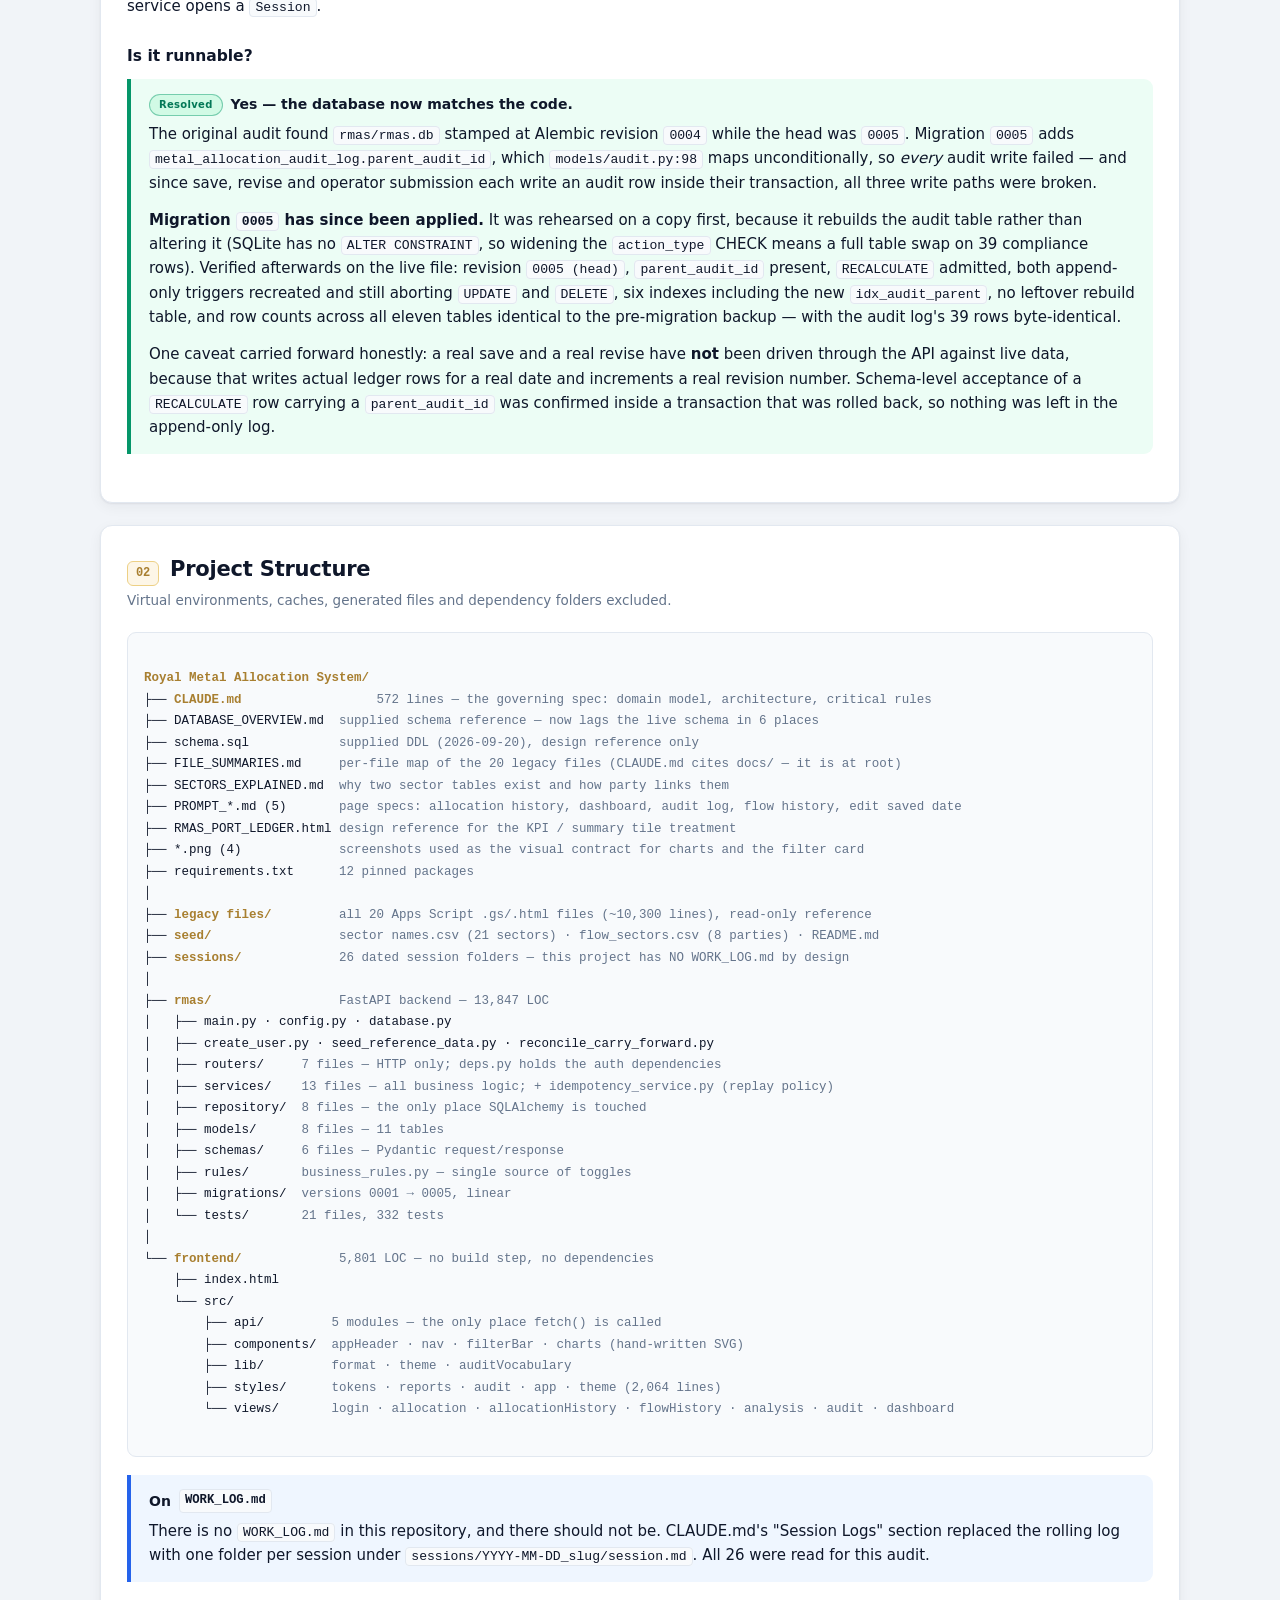
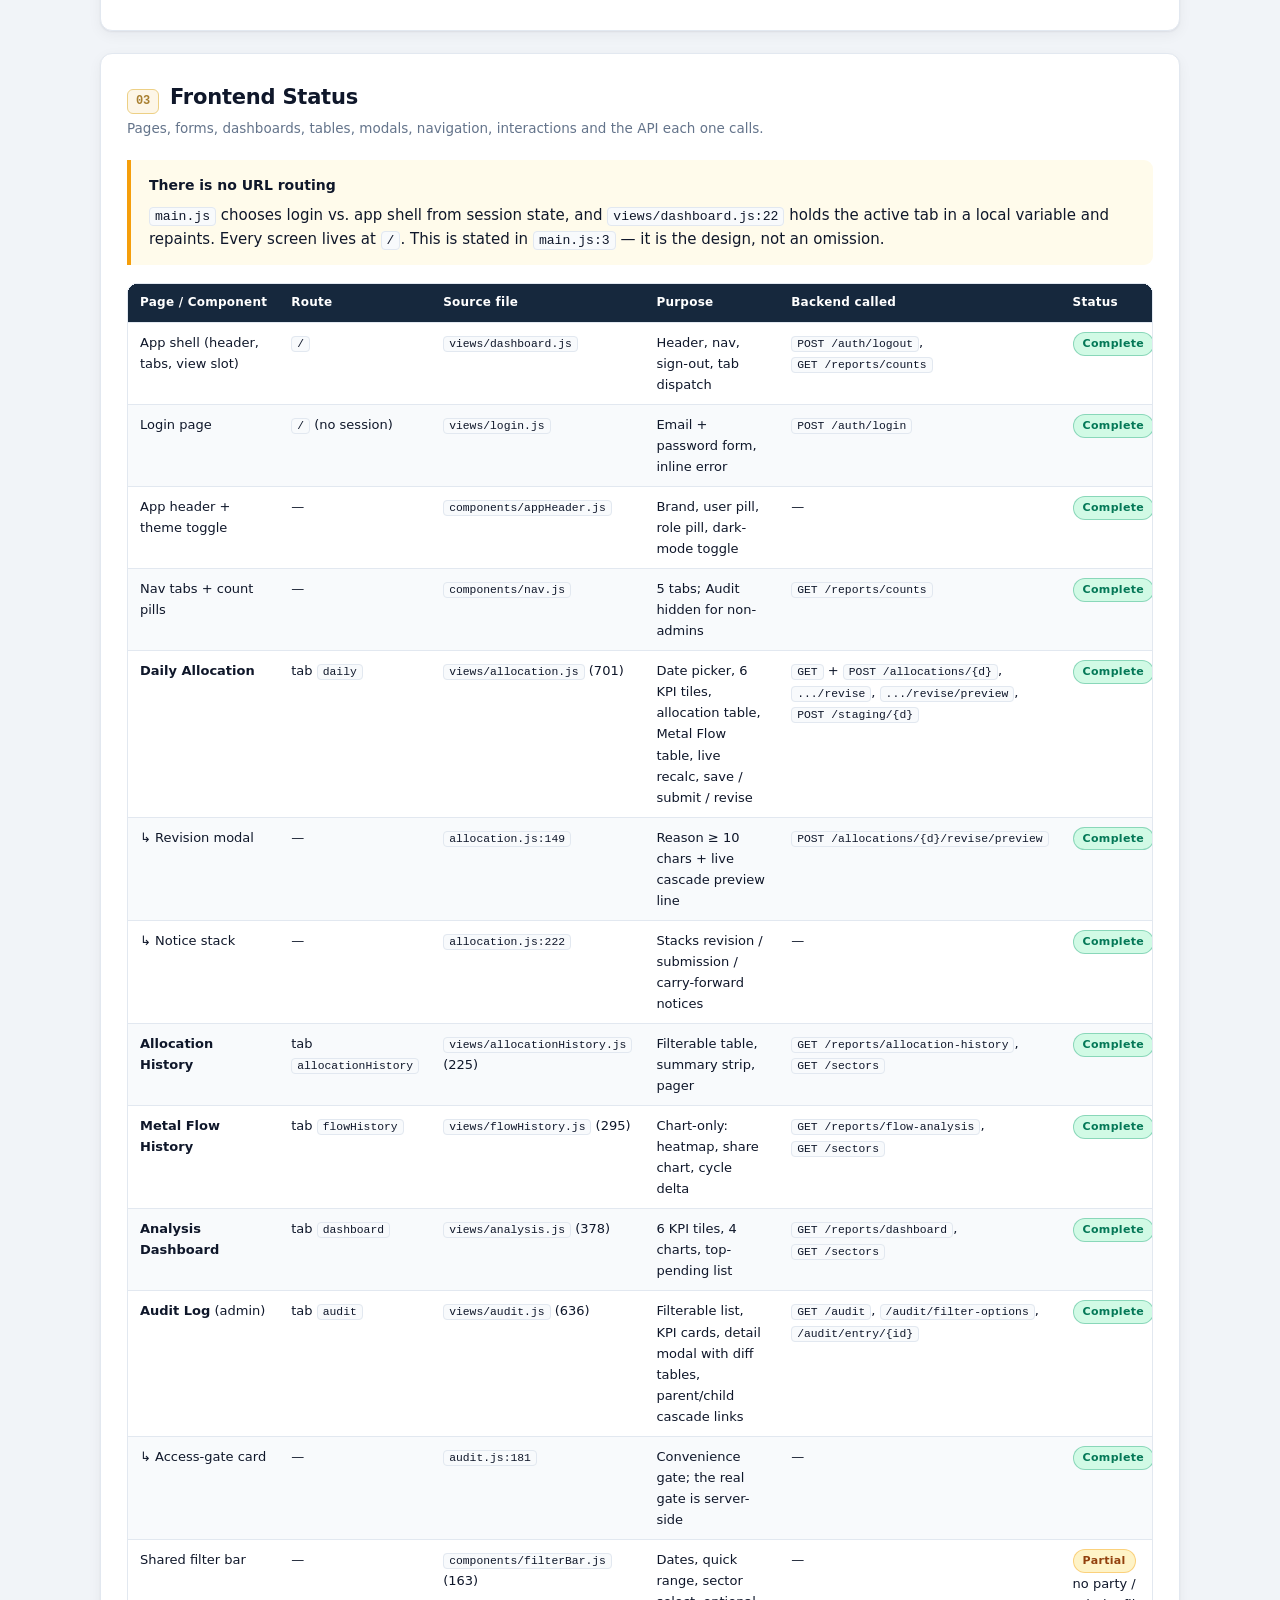
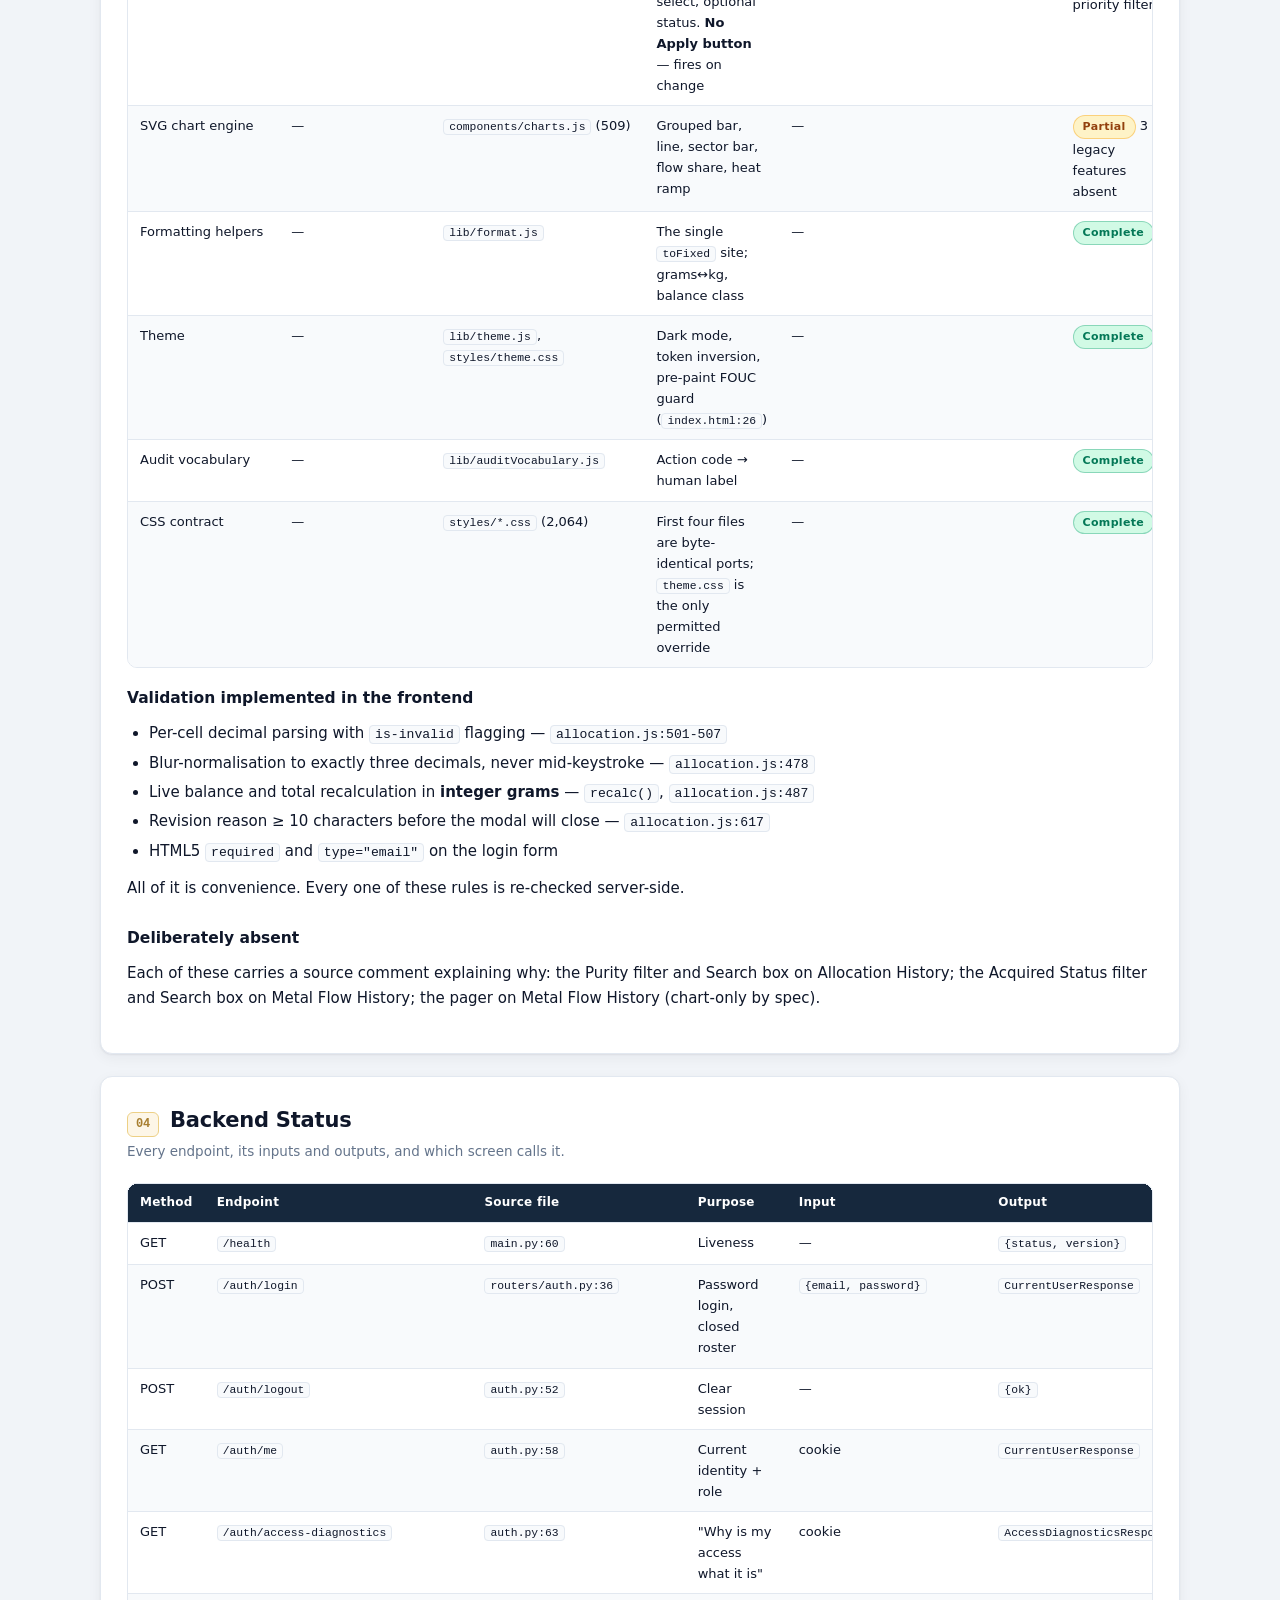
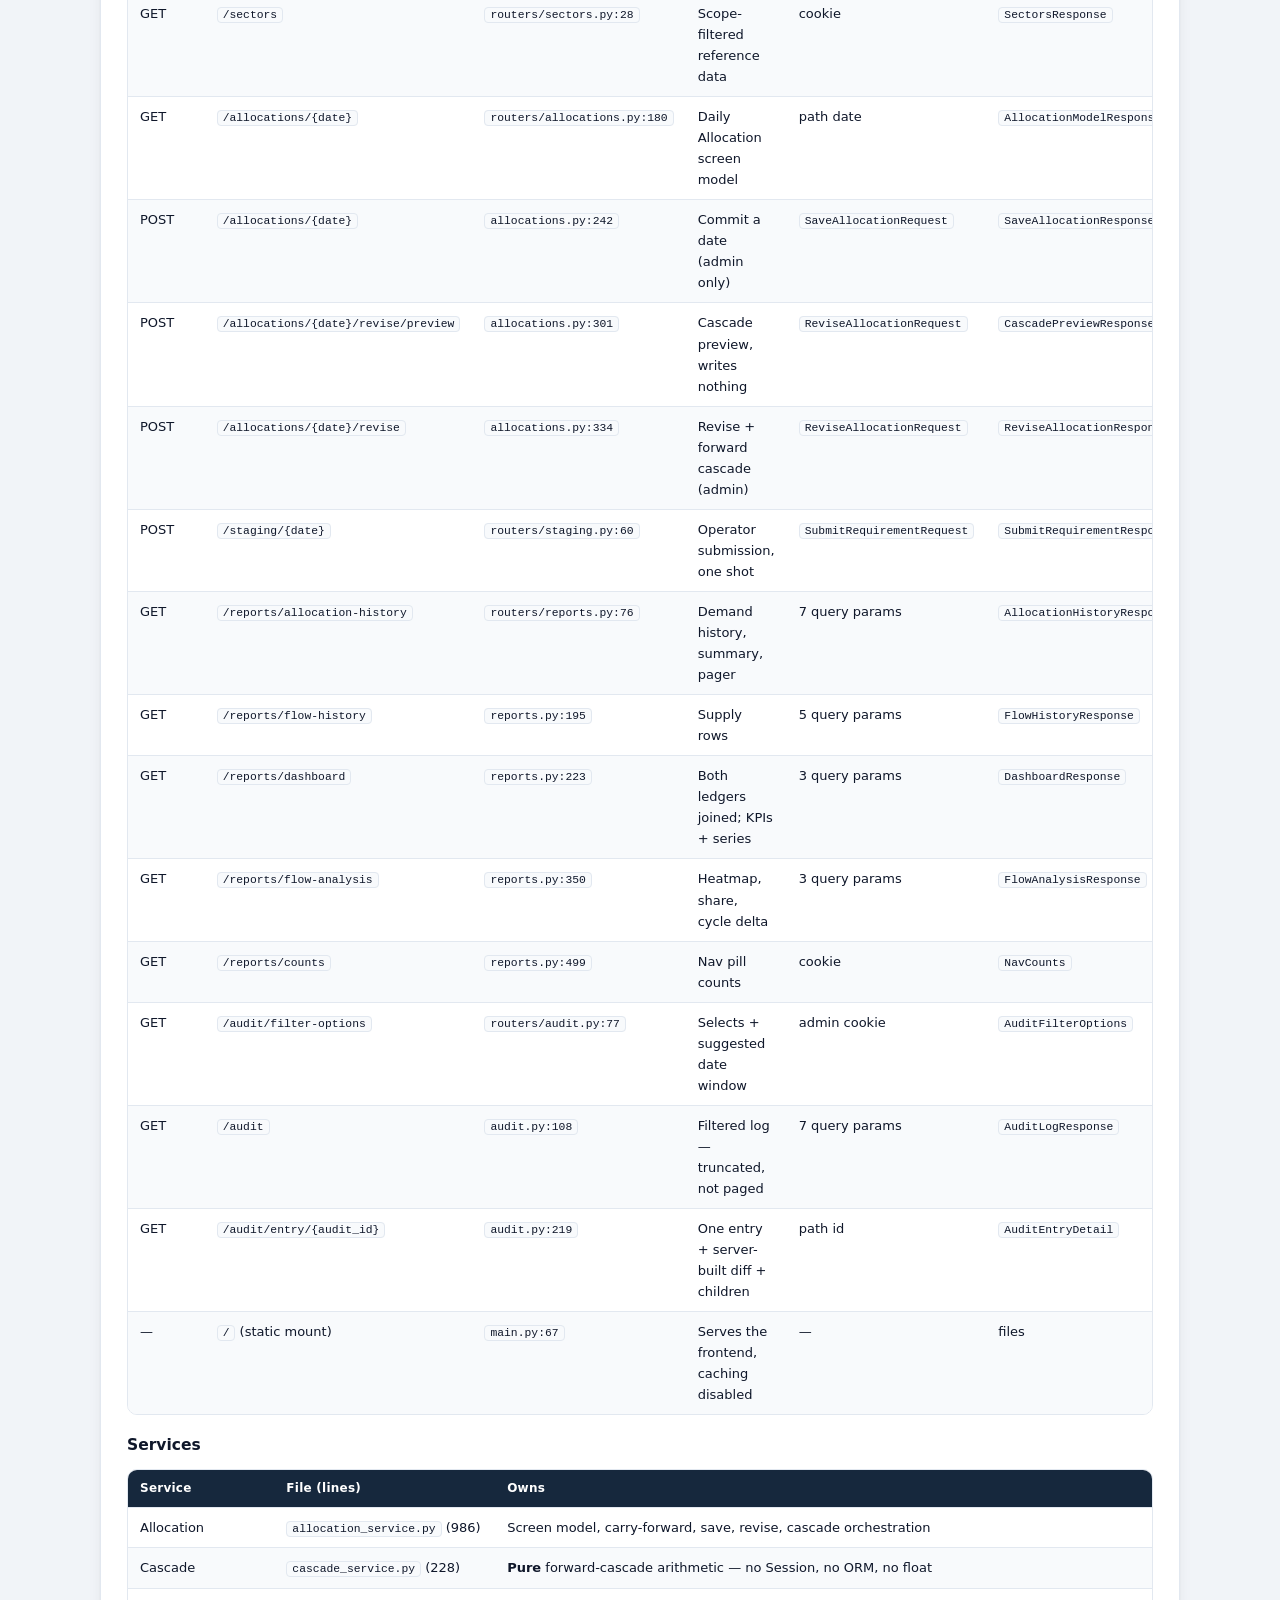
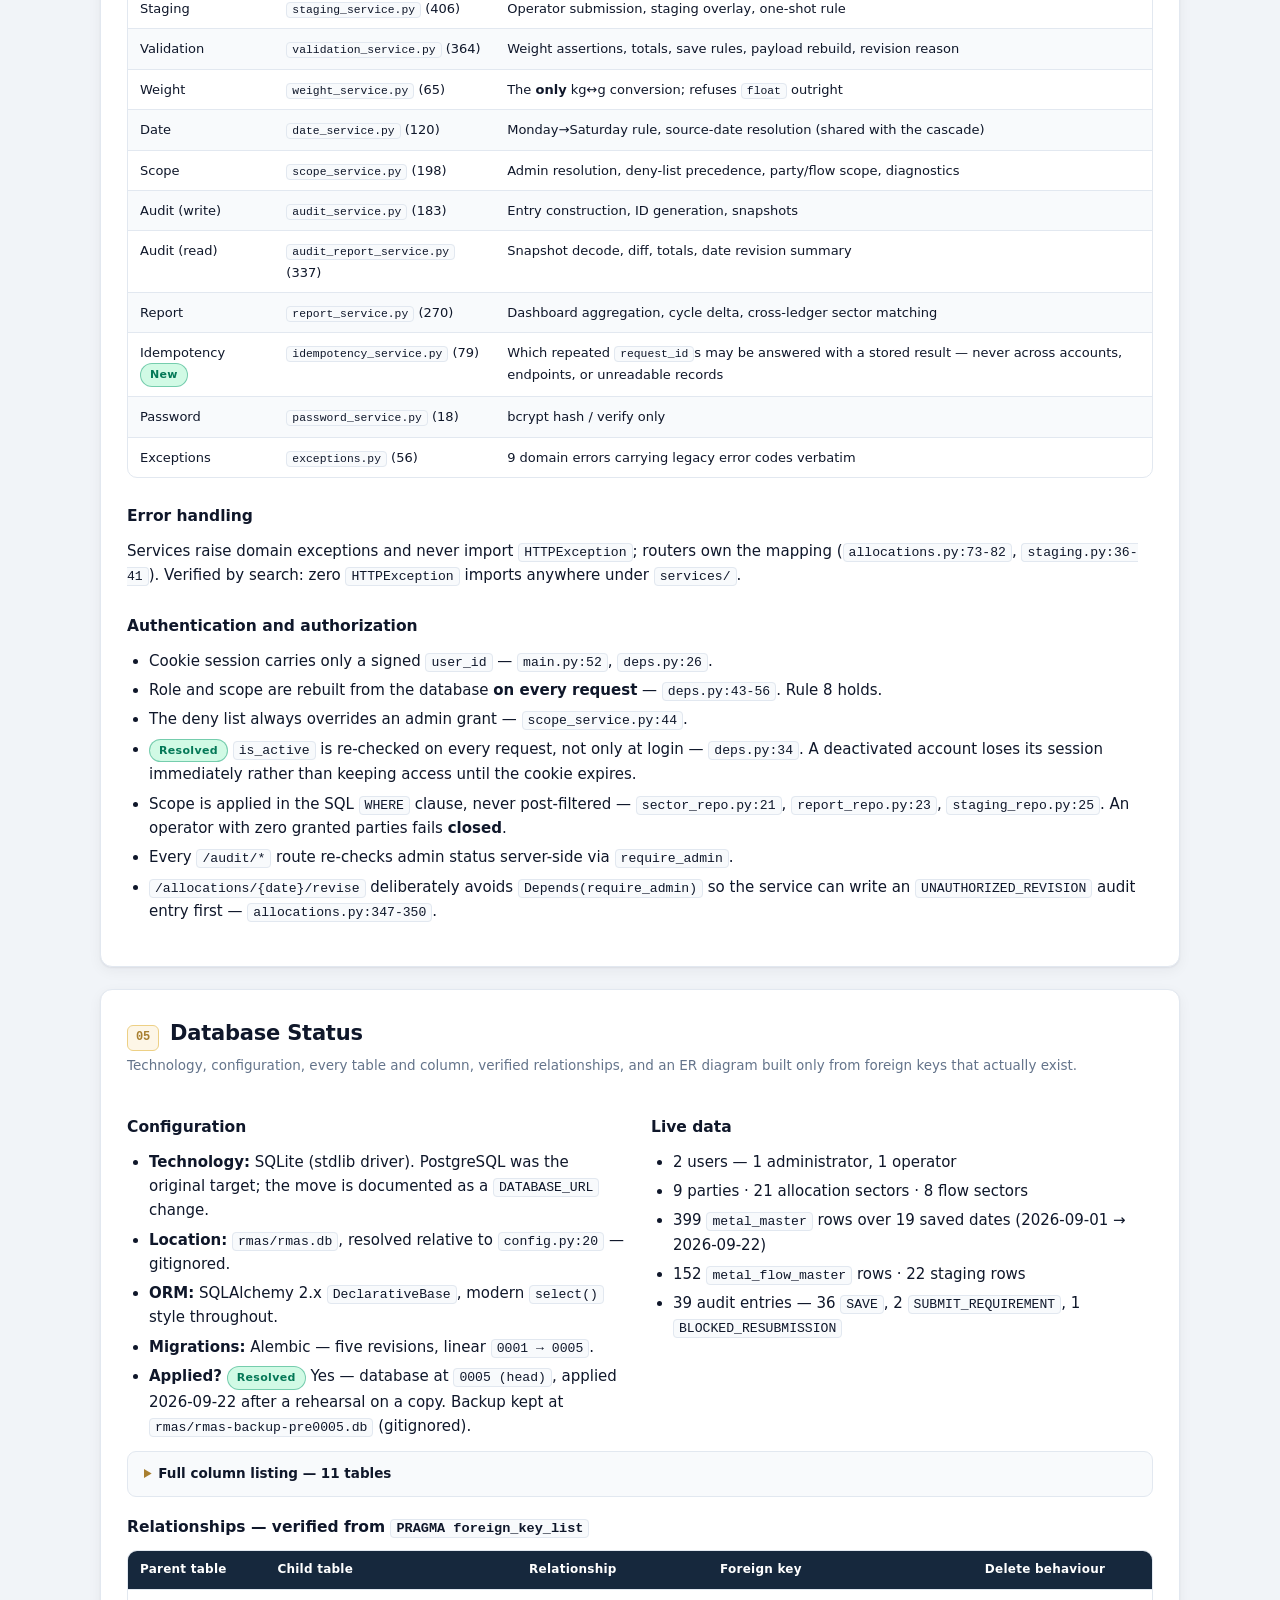
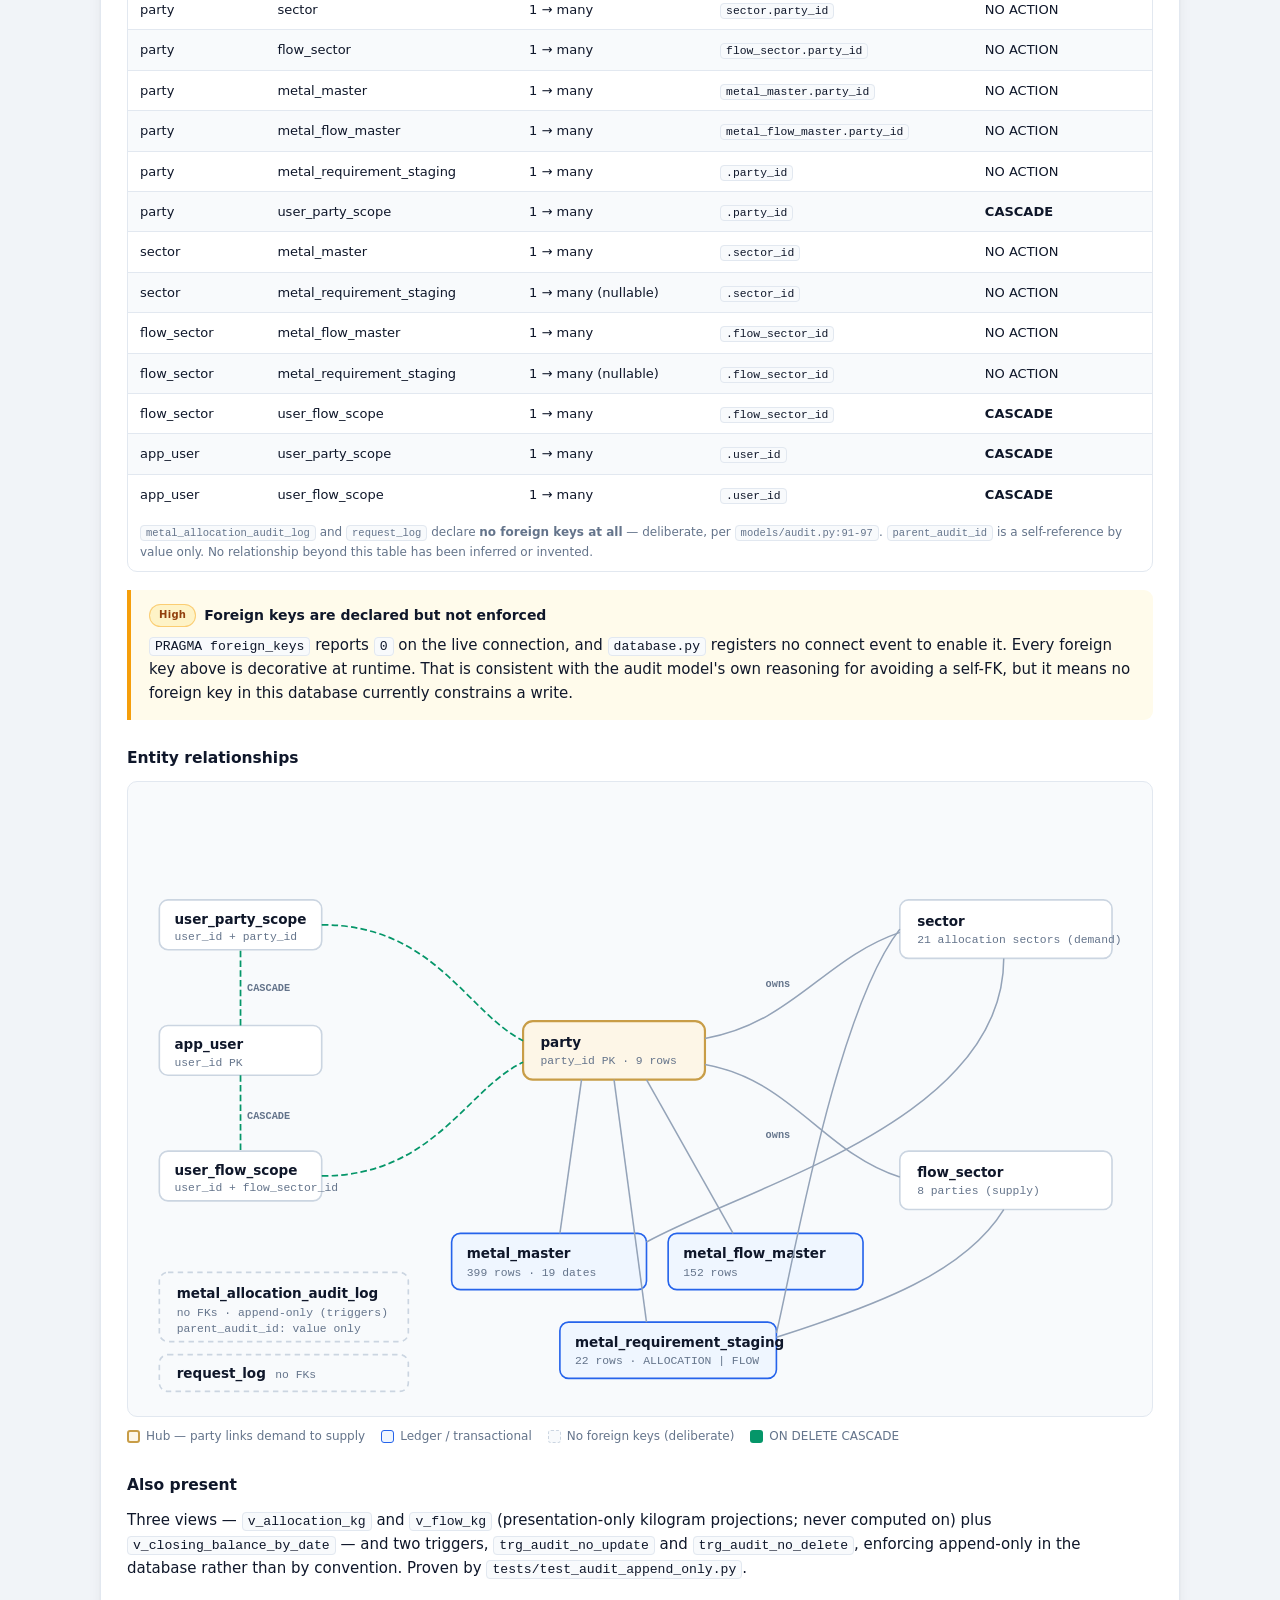
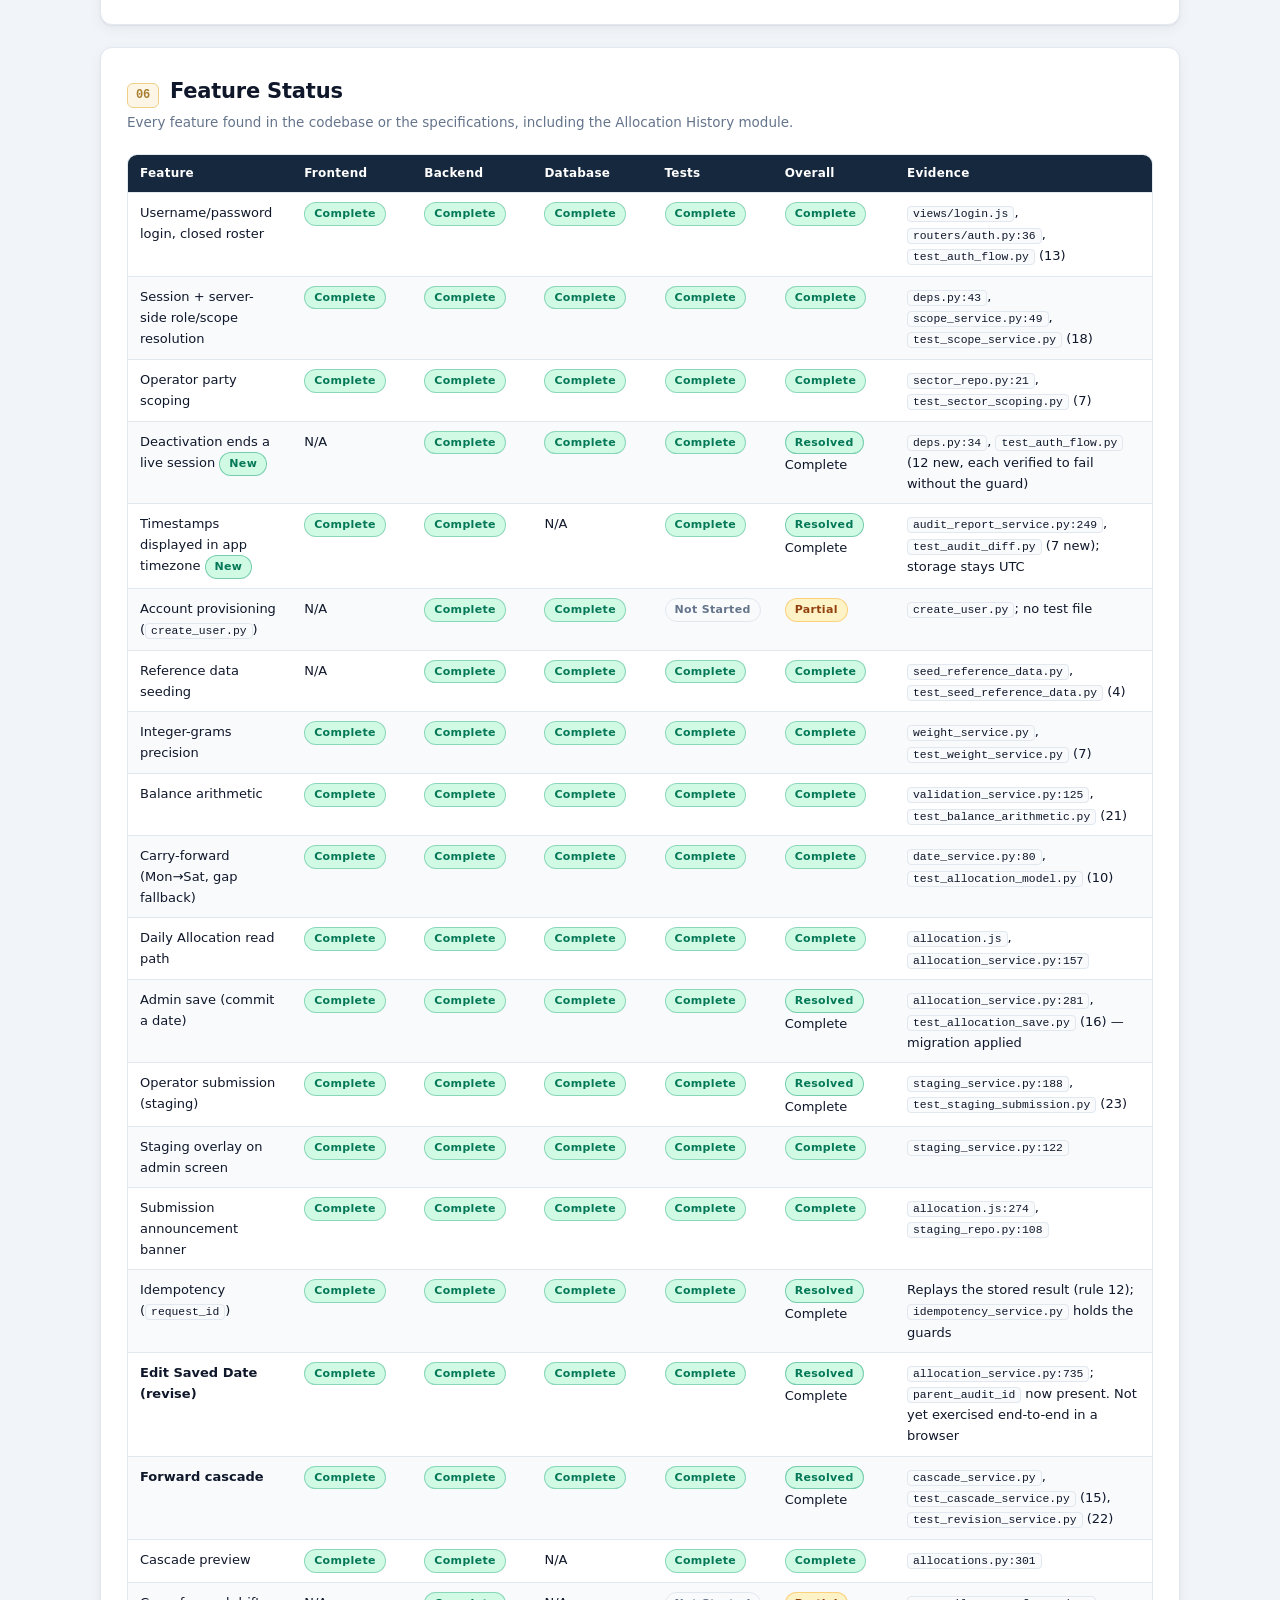
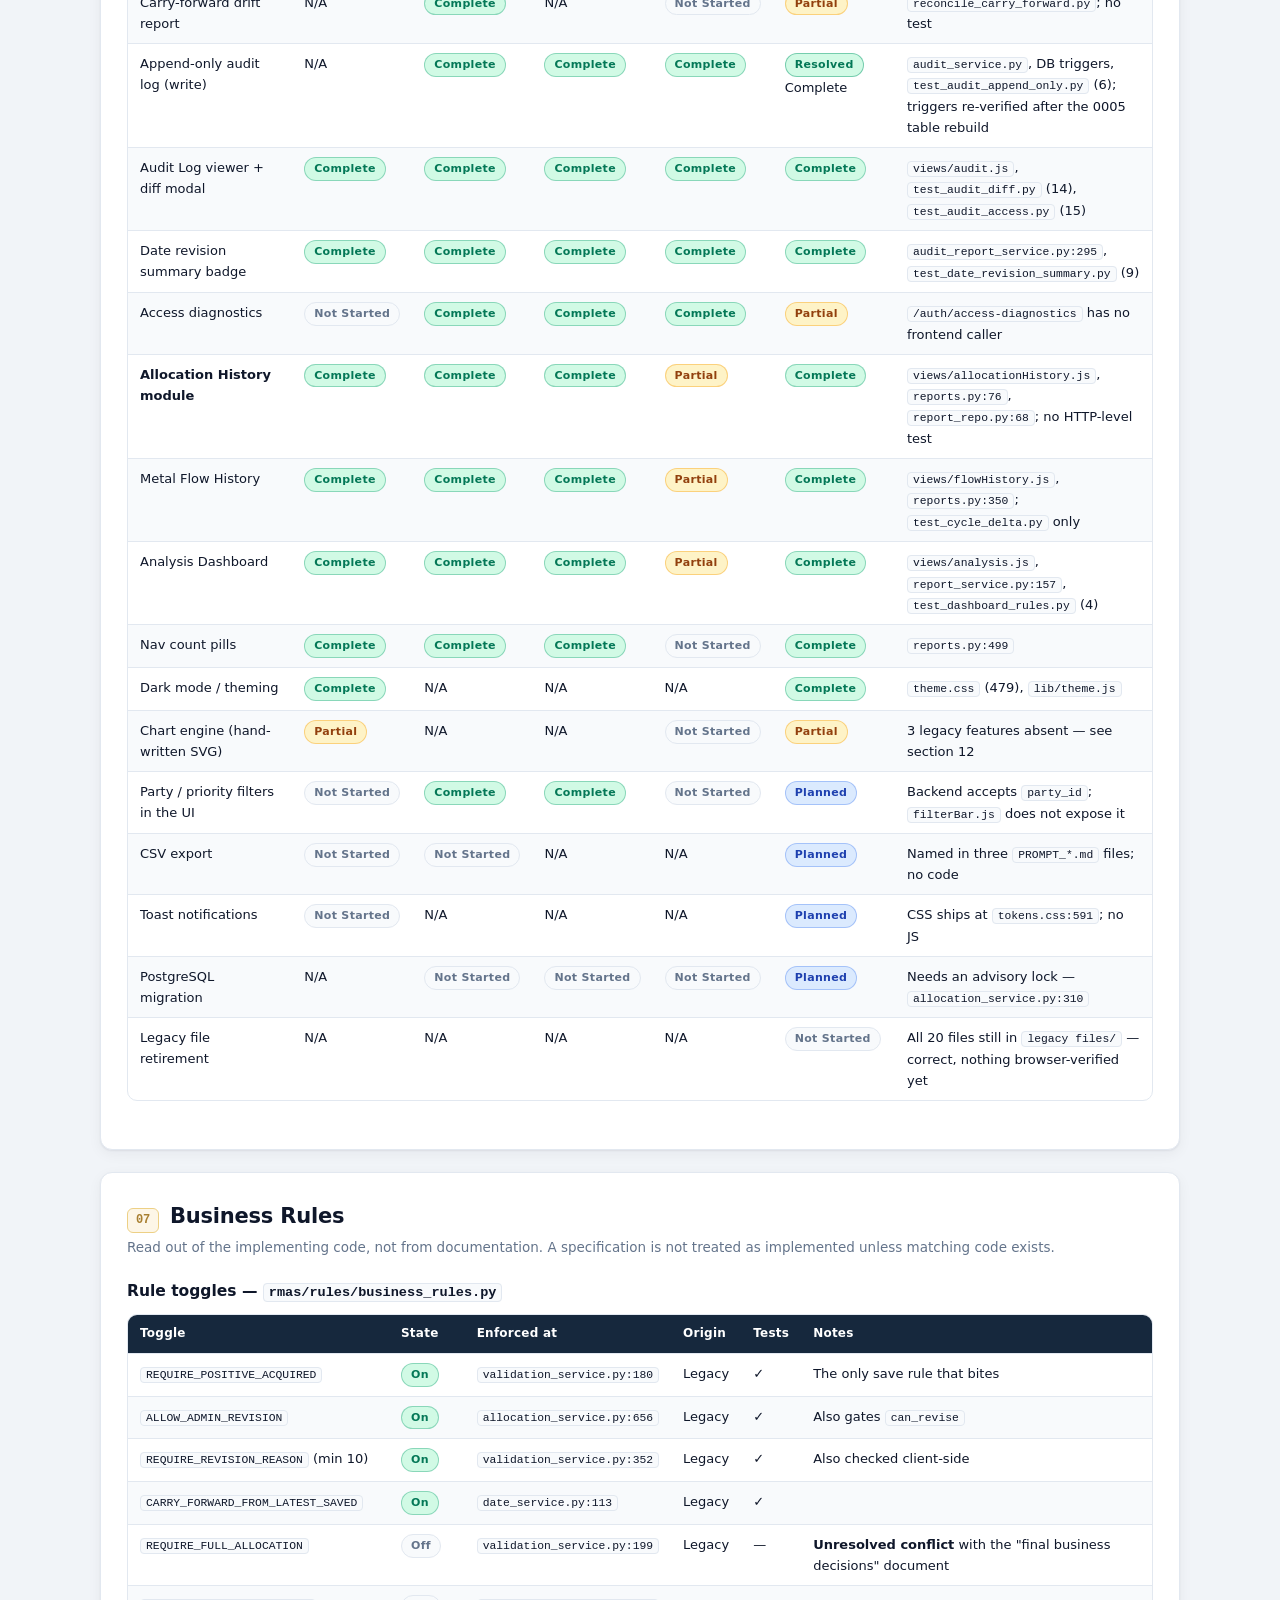
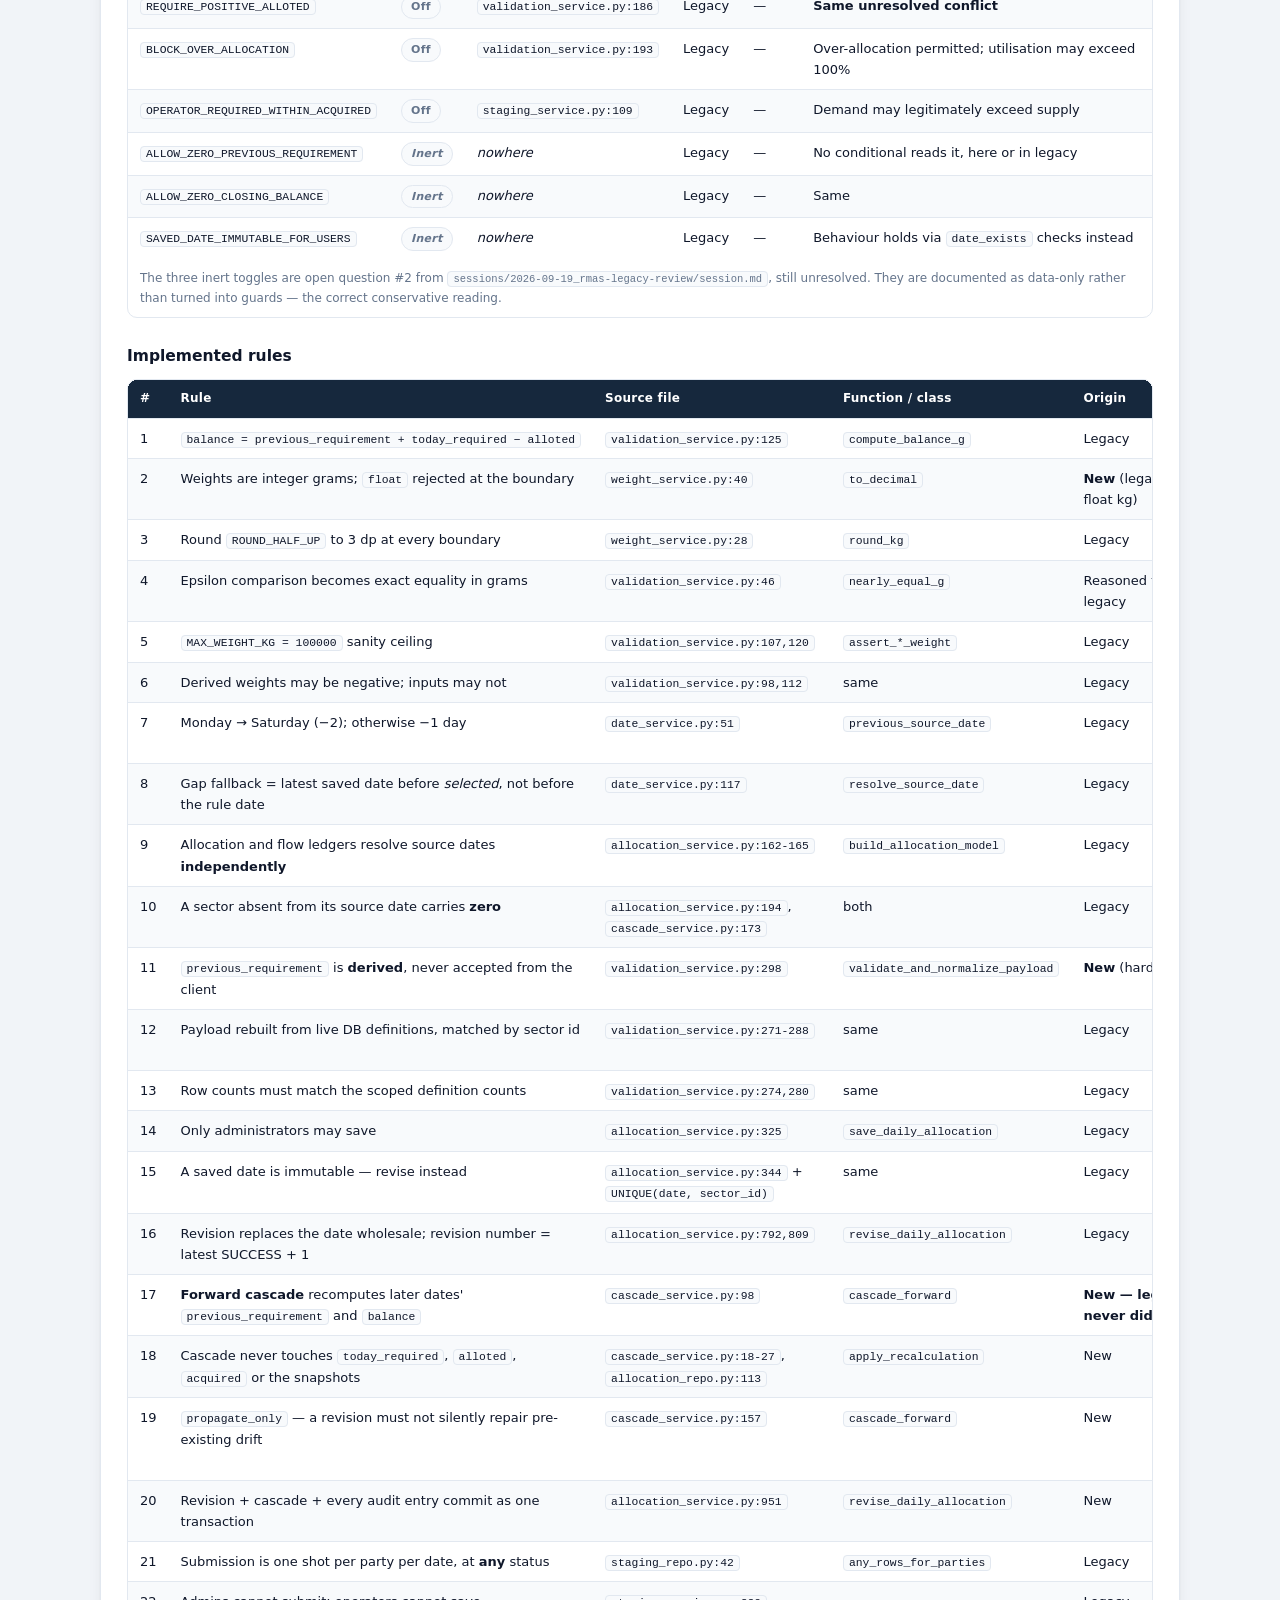
<file: PROJECT_STATUS_2026-09-22.html>
<!DOCTYPE html>
<html lang="en">
<head>
<meta charset="utf-8">
<meta name="viewport" content="width=device-width, initial-scale=1, viewport-fit=cover">
<title>RMAS — Project Status Audit</title>
<style>
/* ---------------------------------------------------------------------------
   PROJECT_STATUS_2026-09-22.html
   Royal Metal Allocation System — read-only status audit, 2026-09-22.

   Standalone by design: no external stylesheet, no font CDN, no script. It can
   be opened from disk, emailed, or printed without anything resolving over the
   network. The palette mirrors frontend/src/styles/tokens.css so the document
   reads as part of the project rather than as a generic report; it does NOT
   import that file, because a status snapshot must not change appearance when
   the application's visual contract is edited later.
--------------------------------------------------------------------------- */

:root{
  --navy-900:#0b1623; --navy-800:#16283d; --navy-700:#1e3857; --navy-100:#e9eff7;
  --gold-600:#a87f30; --gold-500:#c89d47; --gold-400:#dcb15b; --gold-300:#edd085;
  --gold-100:#fdf6e7; --gold-050:#fffbf2;
  --slate-900:#0f172a; --slate-700:#334155; --slate-500:#64748b; --slate-300:#cbd5e1;
  --green-700:#047857; --green-600:#059669; --green-100:#d1fae5; --emerald-050:#ecfdf5;
  --amber-700:#92400e; --amber-600:#f59e0b; --amber-100:#fef3c7; --amber-050:#fffbeb;
  --red-700:#b91c1c;   --red-600:#e11d48;  --red-100:#fee2e2;
  --blue-800:#1e40af;  --blue-600:#2563eb; --blue-100:#dbeafe; --blue-050:#eff6ff;

  --ink:var(--slate-900); --ink-soft:var(--slate-700); --ink-faint:var(--slate-500);
  --page:#f1f4f8; --surface:#ffffff; --surface-2:#f8fafc; --line:#e2e8f0;
  --shadow:0 1px 2px rgba(15,23,42,.06), 0 4px 14px rgba(15,23,42,.05);
  --mono:ui-monospace,"JetBrains Mono","SFMono-Regular",Menlo,Consolas,monospace;
  --sans:ui-sans-serif,system-ui,-apple-system,"Segoe UI",Inter,Roboto,Arial,sans-serif;
}

@media (prefers-color-scheme:dark){
  :root{
    --ink:#e8eef6; --ink-soft:#b6c2d2; --ink-faint:#8899ad;
    --page:#0a1017; --surface:#121b26; --surface-2:#17222f; --line:#26374a;
    --navy-100:#1b2b40;
    --gold-100:#2a2213; --gold-050:#221c10;
    --green-100:#0c3a2c; --emerald-050:#0a2c22;
    --amber-100:#3a2c0c; --amber-050:#2b210a;
    --red-100:#3b1420;
    --blue-100:#132747; --blue-050:#0f1f38;
    --green-700:#5fd6a6; --amber-700:#f0b752; --red-700:#f4919c; --blue-800:#8ab4ff;
    --shadow:0 1px 2px rgba(0,0,0,.5), 0 6px 20px rgba(0,0,0,.35);
  }
}

*{box-sizing:border-box;}
html{scroll-behavior:smooth;}
body{
  margin:0; background:var(--page); color:var(--ink);
  font-family:var(--sans); font-size:15px; line-height:1.62;
  -webkit-font-smoothing:antialiased;
}

/* ----------------------------------------------------------------- header */
.masthead{
  background:linear-gradient(160deg,var(--navy-900),var(--navy-800) 62%,var(--navy-700));
  color:#fff; border-bottom:3px solid var(--gold-500);
}
.masthead__inner{max-width:1120px;margin:0 auto;padding-block:38px;padding-left:20px;padding-right:20px;}
.eyebrow{
  font-size:11px;letter-spacing:.14em;text-transform:uppercase;font-weight:700;
  color:var(--gold-300);margin:0 0 10px;
}
.masthead h1{margin:0;font-size:clamp(25px,4.4vw,40px);line-height:1.15;font-weight:800;letter-spacing:-.015em;}
.masthead__sub{margin:12px 0 0;color:#c3d0e0;max-width:64ch;font-size:15.5px;}
.factbar{
  display:flex;flex-wrap:wrap;gap:8px;margin-top:22px;
}
.fact{
  background:rgba(255,255,255,.07);border:1px solid rgba(232,177,91,.28);
  border-radius:999px;padding:5px 13px;font-size:12.5px;color:#e6edf6;
}
.fact b{color:var(--gold-300);font-weight:700;}
.revised{
  margin:16px 0 0;padding:11px 15px;max-width:74ch;font-size:13.5px;line-height:1.55;
  background:rgba(232,177,91,.10);border-left:3px solid var(--gold-400);
  border-radius:0 8px 8px 0;color:#e6edf6;
}
.revised code{background:rgba(255,255,255,.10);border-color:rgba(255,255,255,.18);color:#f0e4c8;}
.revised .s{vertical-align:baseline;}

/* ------------------------------------------------------------------ shell */
.shell{max-width:1120px;margin:0 auto;padding-block:30px;padding-left:20px;padding-right:20px;}

/* -------------------------------------------------------------------- toc */
.toc{
  background:var(--surface);border:1px solid var(--line);border-radius:12px;
  box-shadow:var(--shadow);padding:18px 20px;margin-bottom:30px;
}
.toc h2{margin:0 0 12px;font-size:12px;letter-spacing:.12em;text-transform:uppercase;color:var(--ink-faint);}
.toc ol{margin:0;padding:0;list-style:none;display:grid;gap:4px 22px;grid-template-columns:repeat(auto-fill,minmax(230px,1fr));counter-reset:toc;}
.toc li{counter-increment:toc;font-size:14px;}
.toc a{color:var(--ink-soft);text-decoration:none;display:block;padding:3px 0;}
.toc a::before{content:counter(toc) ". ";color:var(--gold-600);font-variant-numeric:tabular-nums;font-weight:700;}
.toc a:hover{color:var(--blue-800);}

/* ---------------------------------------------------------------- section */
section{
  background:var(--surface);border:1px solid var(--line);border-radius:12px;
  box-shadow:var(--shadow);padding:26px 26px 30px;margin-bottom:22px;scroll-margin-top:16px;
}
section > h2{
  margin:0 0 4px;font-size:21px;font-weight:800;letter-spacing:-.01em;
  display:flex;align-items:baseline;gap:11px;flex-wrap:wrap;
}
.num{
  font-family:var(--mono);font-size:12px;font-weight:700;color:var(--gold-600);
  background:var(--gold-100);border:1px solid var(--gold-300);border-radius:6px;
  padding:2px 8px;flex:none;
}
.lede{color:var(--ink-faint);margin:0 0 20px;font-size:13.5px;}
h3{margin:26px 0 10px;font-size:15.5px;font-weight:700;color:var(--ink);}
h3:first-of-type{margin-top:18px;}
h4{margin:18px 0 8px;font-size:13.5px;font-weight:700;color:var(--ink-soft);}
p{margin:0 0 13px;}
ul,ol{margin:0 0 13px;padding-left:22px;}
li{margin-bottom:5px;}
a{color:var(--blue-800);}
code{
  font-family:var(--mono);font-size:.875em;background:var(--surface-2);
  border:1px solid var(--line);border-radius:4px;padding:1px 5px;overflow-wrap:anywhere;
}
pre{
  font-family:var(--mono);font-size:12.5px;line-height:1.55;background:var(--navy-900);
  color:#dbe6f2;border-radius:9px;padding:14px 16px;overflow-x:auto;margin:0 0 16px;
}
pre code{background:none;border:0;padding:0;color:inherit;font-size:inherit;}
strong{font-weight:700;}

/* ----------------------------------------------------------------- tables */
.scroll{overflow-x:auto;margin:0 0 18px;border:1px solid var(--line);border-radius:10px;}
table{border-collapse:collapse;width:100%;font-size:13px;min-width:540px;}
thead th{
  background:var(--navy-800);color:#fff;text-align:left;font-weight:600;
  padding:9px 12px;white-space:nowrap;font-size:12px;letter-spacing:.02em;
  position:sticky;top:0;
}
tbody td{padding:9px 12px;border-top:1px solid var(--line);vertical-align:top;}
tbody tr:nth-child(even){background:var(--surface-2);}
td code{white-space:nowrap;}
.t-narrow{min-width:0;}
caption{caption-side:bottom;text-align:left;padding:9px 12px;font-size:12px;color:var(--ink-faint);}

/* ------------------------------------------------------------------ chips */
.s{
  display:inline-block;font-size:11px;font-weight:700;letter-spacing:.03em;
  border-radius:999px;padding:2px 9px;white-space:nowrap;border:1px solid transparent;
}
.s-ok     {background:var(--green-100); color:var(--green-700); border-color:rgba(5,150,105,.35);}
.s-part   {background:var(--amber-100); color:var(--amber-700); border-color:rgba(245,158,11,.4);}
.s-plan   {background:var(--blue-100);  color:var(--blue-800);  border-color:rgba(37,99,235,.3);}
.s-none   {background:var(--surface-2); color:var(--ink-faint); border-color:var(--line);}
.s-block  {background:var(--red-100);   color:var(--red-700);   border-color:rgba(225,29,72,.35);}
.s-crit   {background:var(--red-100);   color:var(--red-700);   border-color:rgba(225,29,72,.45);}
.s-high   {background:var(--amber-100); color:var(--amber-700); border-color:rgba(245,158,11,.45);}
.s-med    {background:var(--blue-100);  color:var(--blue-800);  border-color:rgba(37,99,235,.3);}
.s-low    {background:var(--surface-2); color:var(--ink-faint); border-color:var(--line);}
.s-on     {background:var(--green-100); color:var(--green-700); border-color:rgba(5,150,105,.35);}
.s-off    {background:var(--surface-2); color:var(--ink-faint); border-color:var(--line);}
.s-inert  {background:var(--surface-2); color:var(--ink-faint); border-color:var(--line);font-style:italic;}
/* Marks what changed between the original audit and this revision. */
.s-new    {background:var(--green-100); color:var(--green-700); border-color:rgba(5,150,105,.45);}
.was{color:var(--ink-faint);text-decoration:line-through;}

/* ------------------------------------------------------------------ notes */
.note{
  border-left:4px solid var(--blue-600);background:var(--blue-050);
  border-radius:0 9px 9px 0;padding:14px 18px;margin:0 0 18px;
}
.note--crit{border-left-color:var(--red-600);background:var(--red-100);}
.note--warn{border-left-color:var(--amber-600);background:var(--amber-050);}
.note--ok{border-left-color:var(--green-600);background:var(--emerald-050);}
.note__title{font-weight:700;margin:0 0 6px;font-size:14px;display:flex;align-items:center;gap:8px;}
.note p:last-child{margin-bottom:0;}
.note__title .s{font-size:10px;}

/* ------------------------------------------------------------------- kpis */
.kpis{display:grid;gap:12px;grid-template-columns:repeat(auto-fit,minmax(168px,1fr));margin:0 0 22px;}
.kpi{
  background:var(--surface-2);border:1px solid var(--line);border-top:3px solid var(--gold-500);
  border-radius:10px;padding:14px 16px;
}
.kpi__label{font-size:10.5px;letter-spacing:.1em;text-transform:uppercase;color:var(--ink-faint);font-weight:700;}
.kpi__value{font-family:var(--mono);font-size:25px;font-weight:700;line-height:1.25;margin-top:5px;}
.kpi__sub{font-size:11.5px;color:var(--ink-faint);margin-top:3px;}
.kpi--warn{border-top-color:var(--amber-600);}
.kpi--bad{border-top-color:var(--red-600);}
.kpi--good{border-top-color:var(--green-600);}

/* ------------------------------------------------------------------- misc */
.two-col{display:grid;gap:22px;grid-template-columns:repeat(auto-fit,minmax(290px,1fr));}
.tree{font-family:var(--mono);font-size:12.5px;line-height:1.72;background:var(--surface-2);
      border:1px solid var(--line);border-radius:9px;padding:14px 16px;overflow-x:auto;margin:0 0 18px;
      white-space:pre;}
.tree b{color:var(--gold-600);font-weight:700;}
.tree i{color:var(--ink-faint);font-style:normal;}
details{border:1px solid var(--line);border-radius:9px;margin:0 0 18px;background:var(--surface-2);}
summary{cursor:pointer;padding:11px 16px;font-weight:700;font-size:13.5px;}
summary::marker{color:var(--gold-600);}
details[open] summary{border-bottom:1px solid var(--line);}
details .scroll{margin:0;border:0;border-radius:0 0 9px 9px;}
.erd{background:var(--surface-2);border:1px solid var(--line);border-radius:10px;padding:14px;margin:0 0 10px;overflow-x:auto;}
.erd svg{display:block;max-width:100%;height:auto;min-width:660px;}
.legend{display:flex;flex-wrap:wrap;gap:16px;font-size:12px;color:var(--ink-faint);margin:0 0 18px;}
.legend span{display:flex;align-items:center;gap:6px;}
.swatch{width:13px;height:13px;border-radius:3px;display:inline-block;flex:none;}
.step{border:1px solid var(--line);border-radius:10px;padding:16px 18px;margin:0 0 14px;background:var(--surface-2);}
.step__head{display:flex;align-items:baseline;gap:10px;flex-wrap:wrap;margin-bottom:9px;}
.step__n{font-family:var(--mono);font-weight:700;font-size:13px;color:#fff;background:var(--navy-800);
         border-radius:6px;padding:2px 9px;flex:none;}
.step__t{font-weight:700;font-size:15px;}
.step dl{display:grid;grid-template-columns:max-content 1fr;gap:5px 14px;margin:0;font-size:13.5px;}
.step dt{font-weight:700;color:var(--ink-faint);font-size:11.5px;letter-spacing:.06em;text-transform:uppercase;padding-top:3px;}
.step dd{margin:0;}
.verdict{display:grid;gap:12px;grid-template-columns:repeat(auto-fit,minmax(210px,1fr));margin:0 0 18px;}
.verdict div{border:1px solid var(--line);border-radius:10px;padding:14px 16px;background:var(--surface-2);}
.verdict dt{font-size:10.5px;letter-spacing:.1em;text-transform:uppercase;color:var(--ink-faint);font-weight:700;}
.verdict dd{margin:6px 0 0;font-size:15px;font-weight:700;}
.bar{height:9px;border-radius:999px;background:var(--line);overflow:hidden;margin-top:9px;}
.bar > i{display:block;height:100%;background:linear-gradient(90deg,var(--gold-500),var(--gold-400));}
footer{max-width:1120px;margin:0 auto;padding-block:26px 44px;padding-left:20px;padding-right:20px;
       color:var(--ink-faint);font-size:12.5px;border-top:1px solid var(--line);}

@media print{
  body{background:#fff;} .toc{display:none;}
  section{box-shadow:none;page-break-inside:avoid;border-color:#ccc;}
  .masthead{background:#0b1623 !important;-webkit-print-color-adjust:exact;print-color-adjust:exact;}
}
</style>
</head>
<body>

<header class="masthead">
  <div class="masthead__inner">
    <p class="eyebrow">Royal Metal Allocation System &middot; Status audit &middot; Revised</p>
    <h1>Project Status Report</h1>
    <p class="masthead__sub">
      A complete inspection of the codebase — the implemented code treated as the source of
      truth, and every documentation claim checked against it.
    </p>
    <p class="revised">
      <strong>Revised 22 September 2026</strong>, after the audit's first four recommended
      actions were carried out. Migration <code>0005</code> is applied, both Critical items
      are closed, and both live contradictions are resolved. What changed is marked
      <span class="s s-new">Resolved</span> throughout.
    </p>
    <div class="factbar">
      <span class="fact">Branch <b>fix/deactivated-sessions-and-idempotency-replay</b> @ <b>7688011</b></span>
      <span class="fact">Working tree <b>clean</b></span>
      <span class="fact">Tests <b>332 passed</b></span>
      <span class="fact">Backend <b>13,847 LOC</b></span>
      <span class="fact">Frontend <b>5,801 LOC</b></span>
      <span class="fact">Migrations <b>0005 applied (head)</b></span>
    </div>
  </div>
</header>

<div class="shell">

<nav class="toc" aria-label="Contents">
  <h2>Contents</h2>
  <ol>
    <li><a href="#s1">Executive Summary</a></li>
    <li><a href="#s2">Project Structure</a></li>
    <li><a href="#s3">Frontend Status</a></li>
    <li><a href="#s4">Backend Status</a></li>
    <li><a href="#s5">Database Status</a></li>
    <li><a href="#s6">Feature Status</a></li>
    <li><a href="#s7">Business Rules</a></li>
    <li><a href="#s8">Legacy Migration Status</a></li>
    <li><a href="#s9">Testing &amp; Quality</a></li>
    <li><a href="#s10">Environment &amp; Dependencies</a></li>
    <li><a href="#s11">Git Status</a></li>
    <li><a href="#s12">Missing Work &amp; Risks</a></li>
    <li><a href="#s13">Recommended Next Steps</a></li>
    <li><a href="#s14">Final Status Summary</a></li>
  </ol>
</nav>

<!-- ======================================================== 1 ============ -->
<section id="s1">
  <h2><span class="num">01</span> Executive Summary</h2>
  <p class="lede">What the system does today, how far along it is, and whether it runs.</p>

  <div class="kpis">
    <div class="kpi kpi--good"><div class="kpi__label">Completion</div><div class="kpi__value">~90%</div><div class="bar"><i style="width:90%"></i></div></div>
    <div class="kpi kpi--good"><div class="kpi__label">Tests passing</div><div class="kpi__value">332</div><div class="kpi__sub">was 308 &middot; +24</div></div>
    <div class="kpi kpi--good"><div class="kpi__label">Critical blockers</div><div class="kpi__value">0</div><div class="kpi__sub">both closed</div></div>
    <div class="kpi kpi--warn"><div class="kpi__label">Unpushed commits</div><div class="kpi__value">6</div><div class="kpi__sub">ahead of origin/main</div></div>
    <div class="kpi"><div class="kpi__label">Saved ledger dates</div><div class="kpi__value">19</div><div class="kpi__sub">399 allocation rows</div></div>
  </div>

  <h3>What the application currently does</h3>
  <p>
    RMAS is a working two-stage daily metal-allocation ledger. An <strong>operator</strong> opens the
    Daily Allocation screen, enters Today's Required per allocation sector and Today's Acquired per
    flow party, and submits once — <code>POST /staging/{date}</code>
    (<code>rmas/services/staging_service.py:188</code>). An <strong>administrator</strong> opens the same
    date, sees those figures already overlaid (<code>staging_service.py:122</code>), sets Alloted per
    sector, and commits — <code>POST /allocations/{date}</code>
    (<code>rmas/services/allocation_service.py:281</code>).
  </p>
  <p>
    The server derives <code>previous_requirement</code> from the carry-forward source date and computes
    <code>balance = previous_requirement + today_required &minus; alloted</code> itself; neither figure is
    accepted from the client (<code>validation_service.py:252-258</code>). A saved date is immutable except
    through a reasoned revision, which now also <strong>cascades forward</strong> through every later saved
    date and audits each recomputation (<code>allocation_service.py:735</code>,
    <code>cascade_service.py:98</code>). Four read-only screens exist — Allocation History, Metal Flow
    History, Analysis Dashboard, and an administrator-only Audit Log with server-built before/after diffs.
  </p>

  <h3>Current development phase</h3>
  <p>
    <strong>Late implementation, pre-verification.</strong> The port is functionally near-complete. What
    remains is operational hardening (one un-applied migration, one authentication hole), browser
    verification — <em>nothing in this project has ever been looked at in a browser</em>, as every session
    log states — and closing several documented contradictions.
  </p>

  <h3>Main technology stack</h3>
  <p>
    Python 3.14.0 &middot; FastAPI 0.141.1 &middot; Pydantic 2.13.5 &middot; SQLAlchemy 2.0.54 &middot;
    Alembic 1.20.0 &middot; SQLite (<code>rmas/rmas.db</code>) &middot; bcrypt &middot; Starlette
    <code>SessionMiddleware</code> cookie sessions &middot; pytest 9.1.1 + httpx. The frontend is
    <strong>dependency-free vanilla ES modules</strong> — no framework, no bundler, no
    <code>package.json</code> — served as static files by FastAPI itself (<code>rmas/main.py:66</code>).
  </p>

  <h3>Overall project status</h3>
  <p>
    13,847 lines of Python across eight layers, 5,801 lines of frontend, 332 passing tests, 26 session
    logs, five migrations (all applied). Architecture discipline (<code>routers &rarr; services &rarr; repository &rarr;
    models</code>) holds throughout: no router imports a SQLAlchemy model, and no service opens a
    <code>Session</code>.
  </p>

  <h3>Is it runnable?</h3>
  <div class="note note--ok">
    <p class="note__title"><span class="s s-new">Resolved</span> Yes — the database now matches the code.</p>
    <p>
      The original audit found <code>rmas/rmas.db</code> stamped at Alembic revision <code>0004</code>
      while the head was <code>0005</code>. Migration <code>0005</code> adds
      <code>metal_allocation_audit_log.parent_audit_id</code>, which <code>models/audit.py:98</code>
      maps unconditionally, so <em>every</em> audit write failed — and since save, revise and operator
      submission each write an audit row inside their transaction, all three write paths were broken.
    </p>
    <p>
      <strong>Migration <code>0005</code> has since been applied.</strong> It was rehearsed on a copy
      first, because it rebuilds the audit table rather than altering it (SQLite has no
      <code>ALTER CONSTRAINT</code>, so widening the <code>action_type</code> CHECK means a full table
      swap on 39 compliance rows). Verified afterwards on the live file: revision <code>0005 (head)</code>,
      <code>parent_audit_id</code> present, <code>RECALCULATE</code> admitted, both append-only triggers
      recreated and still aborting <code>UPDATE</code> and <code>DELETE</code>, six indexes including the
      new <code>idx_audit_parent</code>, no leftover rebuild table, and row counts across all eleven
      tables identical to the pre-migration backup — with the audit log's 39 rows byte-identical.
    </p>
    <p>
      One caveat carried forward honestly: a real save and a real revise have <strong>not</strong> been
      driven through the API against live data, because that writes actual ledger rows for a real date
      and increments a real revision number. Schema-level acceptance of a <code>RECALCULATE</code> row
      carrying a <code>parent_audit_id</code> was confirmed inside a transaction that was rolled back,
      so nothing was left in the append-only log.
    </p>
  </div>
</section>

<!-- ======================================================== 2 ============ -->
<section id="s2">
  <h2><span class="num">02</span> Project Structure</h2>
  <p class="lede">Virtual environments, caches, generated files and dependency folders excluded.</p>

  <div class="tree">
<b>Royal Metal Allocation System/</b>
├── <b>CLAUDE.md</b>                  <i>572 lines — the governing spec: domain model, architecture, critical rules</i>
├── DATABASE_OVERVIEW.md  <i>supplied schema reference — now lags the live schema in 6 places</i>
├── schema.sql            <i>supplied DDL (2026-09-20), design reference only</i>
├── FILE_SUMMARIES.md     <i>per-file map of the 20 legacy files (CLAUDE.md cites docs/ — it is at root)</i>
├── SECTORS_EXPLAINED.md  <i>why two sector tables exist and how party links them</i>
├── PROMPT_*.md (5)       <i>page specs: allocation history, dashboard, audit log, flow history, edit saved date</i>
├── RMAS_PORT_LEDGER.html <i>design reference for the KPI / summary tile treatment</i>
├── *.png (4)             <i>screenshots used as the visual contract for charts and the filter card</i>
├── requirements.txt      <i>12 pinned packages</i>
│
├── <b>legacy files/</b>         <i>all 20 Apps Script .gs/.html files (~10,300 lines), read-only reference</i>
├── <b>seed/</b>                 <i>sector names.csv (21 sectors) · flow_sectors.csv (8 parties) · README.md</i>
├── <b>sessions/</b>             <i>26 dated session folders — this project has NO WORK_LOG.md by design</i>
│
├── <b>rmas/</b>                 <i>FastAPI backend — 13,847 LOC</i>
│   ├── main.py · config.py · database.py
│   ├── create_user.py · seed_reference_data.py · reconcile_carry_forward.py
│   ├── routers/     <i>7 files — HTTP only; deps.py holds the auth dependencies</i>
│   ├── services/    <i>13 files — all business logic; + idempotency_service.py (replay policy)</i>
│   ├── repository/  <i>8 files — the only place SQLAlchemy is touched</i>
│   ├── models/      <i>8 files — 11 tables</i>
│   ├── schemas/     <i>6 files — Pydantic request/response</i>
│   ├── rules/       <i>business_rules.py — single source of toggles</i>
│   ├── migrations/  <i>versions 0001 → 0005, linear</i>
│   └── tests/       <i>21 files, 332 tests</i>
│
└── <b>frontend/</b>             <i>5,801 LOC — no build step, no dependencies</i>
    ├── index.html
    └── src/
        ├── api/         <i>5 modules — the only place fetch() is called</i>
        ├── components/  <i>appHeader · nav · filterBar · charts (hand-written SVG)</i>
        ├── lib/         <i>format · theme · auditVocabulary</i>
        ├── styles/      <i>tokens · reports · audit · app · theme (2,064 lines)</i>
        └── views/       <i>login · allocation · allocationHistory · flowHistory · analysis · audit · dashboard</i>
  </div>

  <div class="note">
    <p class="note__title">On <code>WORK_LOG.md</code></p>
    <p>
      There is no <code>WORK_LOG.md</code> in this repository, and there should not be. CLAUDE.md's
      "Session Logs" section replaced the rolling log with one folder per session under
      <code>sessions/YYYY-MM-DD_slug/session.md</code>. All 26 were read for this audit.
    </p>
  </div>
</section>

<!-- ======================================================== 3 ============ -->
<section id="s3">
  <h2><span class="num">03</span> Frontend Status</h2>
  <p class="lede">Pages, forms, dashboards, tables, modals, navigation, interactions and the API each one calls.</p>

  <div class="note note--warn">
    <p class="note__title">There is no URL routing</p>
    <p>
      <code>main.js</code> chooses login vs. app shell from session state, and
      <code>views/dashboard.js:22</code> holds the active tab in a local variable and repaints. Every screen
      lives at <code>/</code>. This is stated in <code>main.js:3</code> — it is the design, not an omission.
    </p>
  </div>

  <div class="scroll">
    <table>
      <thead><tr>
        <th>Page / Component</th><th>Route</th><th>Source file</th><th>Purpose</th><th>Backend called</th><th>Status</th>
      </tr></thead>
      <tbody>
        <tr><td>App shell (header, tabs, view slot)</td><td><code>/</code></td><td><code>views/dashboard.js</code></td><td>Header, nav, sign-out, tab dispatch</td><td><code>POST /auth/logout</code>, <code>GET /reports/counts</code></td><td><span class="s s-ok">Complete</span></td></tr>
        <tr><td>Login page</td><td><code>/</code> (no session)</td><td><code>views/login.js</code></td><td>Email + password form, inline error</td><td><code>POST /auth/login</code></td><td><span class="s s-ok">Complete</span></td></tr>
        <tr><td>App header + theme toggle</td><td>—</td><td><code>components/appHeader.js</code></td><td>Brand, user pill, role pill, dark-mode toggle</td><td>—</td><td><span class="s s-ok">Complete</span></td></tr>
        <tr><td>Nav tabs + count pills</td><td>—</td><td><code>components/nav.js</code></td><td>5 tabs; Audit hidden for non-admins</td><td><code>GET /reports/counts</code></td><td><span class="s s-ok">Complete</span></td></tr>
        <tr><td><strong>Daily Allocation</strong></td><td>tab <code>daily</code></td><td><code>views/allocation.js</code> (701)</td><td>Date picker, 6 KPI tiles, allocation table, Metal Flow table, live recalc, save / submit / revise</td><td><code>GET</code> + <code>POST /allocations/{d}</code>, <code>.../revise</code>, <code>.../revise/preview</code>, <code>POST /staging/{d}</code></td><td><span class="s s-ok">Complete</span></td></tr>
        <tr><td>&#8627; Revision modal</td><td>—</td><td><code>allocation.js:149</code></td><td>Reason &ge; 10 chars + live cascade preview line</td><td><code>POST /allocations/{d}/revise/preview</code></td><td><span class="s s-ok">Complete</span></td></tr>
        <tr><td>&#8627; Notice stack</td><td>—</td><td><code>allocation.js:222</code></td><td>Stacks revision / submission / carry-forward notices</td><td>—</td><td><span class="s s-ok">Complete</span></td></tr>
        <tr><td><strong>Allocation History</strong></td><td>tab <code>allocationHistory</code></td><td><code>views/allocationHistory.js</code> (225)</td><td>Filterable table, summary strip, pager</td><td><code>GET /reports/allocation-history</code>, <code>GET /sectors</code></td><td><span class="s s-ok">Complete</span></td></tr>
        <tr><td><strong>Metal Flow History</strong></td><td>tab <code>flowHistory</code></td><td><code>views/flowHistory.js</code> (295)</td><td>Chart-only: heatmap, share chart, cycle delta</td><td><code>GET /reports/flow-analysis</code>, <code>GET /sectors</code></td><td><span class="s s-ok">Complete</span></td></tr>
        <tr><td><strong>Analysis Dashboard</strong></td><td>tab <code>dashboard</code></td><td><code>views/analysis.js</code> (378)</td><td>6 KPI tiles, 4 charts, top-pending list</td><td><code>GET /reports/dashboard</code>, <code>GET /sectors</code></td><td><span class="s s-ok">Complete</span></td></tr>
        <tr><td><strong>Audit Log</strong> (admin)</td><td>tab <code>audit</code></td><td><code>views/audit.js</code> (636)</td><td>Filterable list, KPI cards, detail modal with diff tables, parent/child cascade links</td><td><code>GET /audit</code>, <code>/audit/filter-options</code>, <code>/audit/entry/{id}</code></td><td><span class="s s-ok">Complete</span></td></tr>
        <tr><td>&#8627; Access-gate card</td><td>—</td><td><code>audit.js:181</code></td><td>Convenience gate; the real gate is server-side</td><td>—</td><td><span class="s s-ok">Complete</span></td></tr>
        <tr><td>Shared filter bar</td><td>—</td><td><code>components/filterBar.js</code> (163)</td><td>Dates, quick range, sector select, optional status. <strong>No Apply button</strong> — fires on change</td><td>—</td><td><span class="s s-part">Partial</span> no party / priority filter</td></tr>
        <tr><td>SVG chart engine</td><td>—</td><td><code>components/charts.js</code> (509)</td><td>Grouped bar, line, sector bar, flow share, heat ramp</td><td>—</td><td><span class="s s-part">Partial</span> 3 legacy features absent</td></tr>
        <tr><td>Formatting helpers</td><td>—</td><td><code>lib/format.js</code></td><td>The single <code>toFixed</code> site; grams&harr;kg, balance class</td><td>—</td><td><span class="s s-ok">Complete</span></td></tr>
        <tr><td>Theme</td><td>—</td><td><code>lib/theme.js</code>, <code>styles/theme.css</code></td><td>Dark mode, token inversion, pre-paint FOUC guard (<code>index.html:26</code>)</td><td>—</td><td><span class="s s-ok">Complete</span></td></tr>
        <tr><td>Audit vocabulary</td><td>—</td><td><code>lib/auditVocabulary.js</code></td><td>Action code &rarr; human label</td><td>—</td><td><span class="s s-ok">Complete</span></td></tr>
        <tr><td>CSS contract</td><td>—</td><td><code>styles/*.css</code> (2,064)</td><td>First four files are byte-identical ports; <code>theme.css</code> is the only permitted override</td><td>—</td><td><span class="s s-ok">Complete</span></td></tr>
      </tbody>
    </table>
  </div>

  <h3>Validation implemented in the frontend</h3>
  <ul>
    <li>Per-cell decimal parsing with <code>is-invalid</code> flagging — <code>allocation.js:501-507</code></li>
    <li>Blur-normalisation to exactly three decimals, never mid-keystroke — <code>allocation.js:478</code></li>
    <li>Live balance and total recalculation in <strong>integer grams</strong> — <code>recalc()</code>, <code>allocation.js:487</code></li>
    <li>Revision reason &ge; 10 characters before the modal will close — <code>allocation.js:617</code></li>
    <li>HTML5 <code>required</code> and <code>type="email"</code> on the login form</li>
  </ul>
  <p>All of it is convenience. Every one of these rules is re-checked server-side.</p>

  <h3>Deliberately absent</h3>
  <p>
    Each of these carries a source comment explaining why: the Purity filter and Search box on Allocation
    History; the Acquired Status filter and Search box on Metal Flow History; the pager on Metal Flow
    History (chart-only by spec).
  </p>
</section>

<!-- ======================================================== 4 ============ -->
<section id="s4">
  <h2><span class="num">04</span> Backend Status</h2>
  <p class="lede">Every endpoint, its inputs and outputs, and which screen calls it.</p>

  <div class="scroll">
    <table>
      <thead><tr>
        <th>Method</th><th>Endpoint</th><th>Source file</th><th>Purpose</th><th>Input</th><th>Output</th><th>Status</th>
      </tr></thead>
      <tbody>
        <tr><td>GET</td><td><code>/health</code></td><td><code>main.py:60</code></td><td>Liveness</td><td>—</td><td><code>{status, version}</code></td><td><span class="s s-ok">Complete</span></td></tr>
        <tr><td>POST</td><td><code>/auth/login</code></td><td><code>routers/auth.py:36</code></td><td>Password login, closed roster</td><td><code>{email, password}</code></td><td><code>CurrentUserResponse</code></td><td><span class="s s-ok">Complete</span></td></tr>
        <tr><td>POST</td><td><code>/auth/logout</code></td><td><code>auth.py:52</code></td><td>Clear session</td><td>—</td><td><code>{ok}</code></td><td><span class="s s-ok">Complete</span></td></tr>
        <tr><td>GET</td><td><code>/auth/me</code></td><td><code>auth.py:58</code></td><td>Current identity + role</td><td>cookie</td><td><code>CurrentUserResponse</code></td><td><span class="s s-ok">Complete</span></td></tr>
        <tr><td>GET</td><td><code>/auth/access-diagnostics</code></td><td><code>auth.py:63</code></td><td>"Why is my access what it is"</td><td>cookie</td><td><code>AccessDiagnosticsResponse</code></td><td><span class="s s-part">No caller</span></td></tr>
        <tr><td>GET</td><td><code>/sectors</code></td><td><code>routers/sectors.py:28</code></td><td>Scope-filtered reference data</td><td>cookie</td><td><code>SectorsResponse</code></td><td><span class="s s-ok">Complete</span></td></tr>
        <tr><td>GET</td><td><code>/allocations/{date}</code></td><td><code>routers/allocations.py:180</code></td><td>Daily Allocation screen model</td><td>path date</td><td><code>AllocationModelResponse</code></td><td><span class="s s-ok">Complete</span></td></tr>
        <tr><td>POST</td><td><code>/allocations/{date}</code></td><td><code>allocations.py:242</code></td><td>Commit a date (admin only)</td><td><code>SaveAllocationRequest</code></td><td><code>SaveAllocationResponse</code></td><td><span class="s s-new">Resolved</span> Complete</td></tr>
        <tr><td>POST</td><td><code>/allocations/{date}/revise/preview</code></td><td><code>allocations.py:301</code></td><td>Cascade preview, writes nothing</td><td><code>ReviseAllocationRequest</code></td><td><code>CascadePreviewResponse</code></td><td><span class="s s-ok">Complete</span></td></tr>
        <tr><td>POST</td><td><code>/allocations/{date}/revise</code></td><td><code>allocations.py:334</code></td><td>Revise + forward cascade (admin)</td><td><code>ReviseAllocationRequest</code></td><td><code>ReviseAllocationResponse</code></td><td><span class="s s-new">Resolved</span> Complete</td></tr>
        <tr><td>POST</td><td><code>/staging/{date}</code></td><td><code>routers/staging.py:60</code></td><td>Operator submission, one shot</td><td><code>SubmitRequirementRequest</code></td><td><code>SubmitRequirementResponse</code></td><td><span class="s s-new">Resolved</span> Complete</td></tr>
        <tr><td>GET</td><td><code>/reports/allocation-history</code></td><td><code>routers/reports.py:76</code></td><td>Demand history, summary, pager</td><td>7 query params</td><td><code>AllocationHistoryResponse</code></td><td><span class="s s-ok">Complete</span></td></tr>
        <tr><td>GET</td><td><code>/reports/flow-history</code></td><td><code>reports.py:195</code></td><td>Supply rows</td><td>5 query params</td><td><code>FlowHistoryResponse</code></td><td><span class="s s-part">No caller</span></td></tr>
        <tr><td>GET</td><td><code>/reports/dashboard</code></td><td><code>reports.py:223</code></td><td>Both ledgers joined; KPIs + series</td><td>3 query params</td><td><code>DashboardResponse</code></td><td><span class="s s-ok">Complete</span></td></tr>
        <tr><td>GET</td><td><code>/reports/flow-analysis</code></td><td><code>reports.py:350</code></td><td>Heatmap, share, cycle delta</td><td>3 query params</td><td><code>FlowAnalysisResponse</code></td><td><span class="s s-ok">Complete</span></td></tr>
        <tr><td>GET</td><td><code>/reports/counts</code></td><td><code>reports.py:499</code></td><td>Nav pill counts</td><td>cookie</td><td><code>NavCounts</code></td><td><span class="s s-ok">Complete</span></td></tr>
        <tr><td>GET</td><td><code>/audit/filter-options</code></td><td><code>routers/audit.py:77</code></td><td>Selects + suggested date window</td><td>admin cookie</td><td><code>AuditFilterOptions</code></td><td><span class="s s-ok">Complete</span></td></tr>
        <tr><td>GET</td><td><code>/audit</code></td><td><code>audit.py:108</code></td><td>Filtered log — truncated, not paged</td><td>7 query params</td><td><code>AuditLogResponse</code></td><td><span class="s s-ok">Complete</span></td></tr>
        <tr><td>GET</td><td><code>/audit/entry/{audit_id}</code></td><td><code>audit.py:219</code></td><td>One entry + server-built diff + children</td><td>path id</td><td><code>AuditEntryDetail</code></td><td><span class="s s-ok">Complete</span></td></tr>
        <tr><td>—</td><td><code>/</code> (static mount)</td><td><code>main.py:67</code></td><td>Serves the frontend, caching disabled</td><td>—</td><td>files</td><td><span class="s s-ok">Complete</span></td></tr>
      </tbody>
    </table>
  </div>

  <h3>Services</h3>
  <div class="scroll">
    <table>
      <thead><tr><th>Service</th><th>File (lines)</th><th>Owns</th></tr></thead>
      <tbody>
        <tr><td>Allocation</td><td><code>allocation_service.py</code> (986)</td><td>Screen model, carry-forward, save, revise, cascade orchestration</td></tr>
        <tr><td>Cascade</td><td><code>cascade_service.py</code> (228)</td><td><strong>Pure</strong> forward-cascade arithmetic — no Session, no ORM, no float</td></tr>
        <tr><td>Staging</td><td><code>staging_service.py</code> (406)</td><td>Operator submission, staging overlay, one-shot rule</td></tr>
        <tr><td>Validation</td><td><code>validation_service.py</code> (364)</td><td>Weight assertions, totals, save rules, payload rebuild, revision reason</td></tr>
        <tr><td>Weight</td><td><code>weight_service.py</code> (65)</td><td>The <strong>only</strong> kg&harr;g conversion; refuses <code>float</code> outright</td></tr>
        <tr><td>Date</td><td><code>date_service.py</code> (120)</td><td>Monday&rarr;Saturday rule, source-date resolution (shared with the cascade)</td></tr>
        <tr><td>Scope</td><td><code>scope_service.py</code> (198)</td><td>Admin resolution, deny-list precedence, party/flow scope, diagnostics</td></tr>
        <tr><td>Audit (write)</td><td><code>audit_service.py</code> (183)</td><td>Entry construction, ID generation, snapshots</td></tr>
        <tr><td>Audit (read)</td><td><code>audit_report_service.py</code> (337)</td><td>Snapshot decode, diff, totals, date revision summary</td></tr>
        <tr><td>Report</td><td><code>report_service.py</code> (270)</td><td>Dashboard aggregation, cycle delta, cross-ledger sector matching</td></tr>
        <tr><td>Idempotency <span class="s s-new">New</span></td><td><code>idempotency_service.py</code> (79)</td><td>Which repeated <code>request_id</code>s may be answered with a stored result — never across accounts, endpoints, or unreadable records</td></tr>
        <tr><td>Password</td><td><code>password_service.py</code> (18)</td><td>bcrypt hash / verify only</td></tr>
        <tr><td>Exceptions</td><td><code>exceptions.py</code> (56)</td><td>9 domain errors carrying legacy error codes verbatim</td></tr>
      </tbody>
    </table>
  </div>

  <h3>Error handling</h3>
  <p>
    Services raise domain exceptions and never import <code>HTTPException</code>; routers own the mapping
    (<code>allocations.py:73-82</code>, <code>staging.py:36-41</code>). Verified by search: zero
    <code>HTTPException</code> imports anywhere under <code>services/</code>.
  </p>

  <h3>Authentication and authorization</h3>
  <ul>
    <li>Cookie session carries only a signed <code>user_id</code> — <code>main.py:52</code>, <code>deps.py:26</code>.</li>
    <li>Role and scope are rebuilt from the database <strong>on every request</strong> — <code>deps.py:43-56</code>. Rule 8 holds.</li>
    <li>The deny list always overrides an admin grant — <code>scope_service.py:44</code>.</li>
    <li><span class="s s-new">Resolved</span> <code>is_active</code> is re-checked on every request, not only at login — <code>deps.py:34</code>. A deactivated account loses its session immediately rather than keeping access until the cookie expires.</li>
    <li>Scope is applied in the SQL <code>WHERE</code> clause, never post-filtered — <code>sector_repo.py:21</code>, <code>report_repo.py:23</code>, <code>staging_repo.py:25</code>. An operator with zero granted parties fails <strong>closed</strong>.</li>
    <li>Every <code>/audit/*</code> route re-checks admin status server-side via <code>require_admin</code>.</li>
    <li><code>/allocations/{date}/revise</code> deliberately avoids <code>Depends(require_admin)</code> so the service can write an <code>UNAUTHORIZED_REVISION</code> audit entry first — <code>allocations.py:347-350</code>.</li>
  </ul>
</section>

<!-- ======================================================== 5 ============ -->
<section id="s5">
  <h2><span class="num">05</span> Database Status</h2>
  <p class="lede">Technology, configuration, every table and column, verified relationships, and an ER diagram built only from foreign keys that actually exist.</p>

  <div class="two-col">
    <div>
      <h3>Configuration</h3>
      <ul>
        <li><strong>Technology:</strong> SQLite (stdlib driver). PostgreSQL was the original target; the move is documented as a <code>DATABASE_URL</code> change.</li>
        <li><strong>Location:</strong> <code>rmas/rmas.db</code>, resolved relative to <code>config.py:20</code> — gitignored.</li>
        <li><strong>ORM:</strong> SQLAlchemy 2.x <code>DeclarativeBase</code>, modern <code>select()</code> style throughout.</li>
        <li><strong>Migrations:</strong> Alembic — five revisions, linear <code>0001 &rarr; 0005</code>.</li>
        <li><strong>Applied?</strong> <span class="s s-new">Resolved</span> Yes — database at <code>0005 (head)</code>, applied 2026-09-22 after a rehearsal on a copy. Backup kept at <code>rmas/rmas-backup-pre0005.db</code> (gitignored).</li>
      </ul>
    </div>
    <div>
      <h3>Live data</h3>
      <ul>
        <li>2 users — 1 administrator, 1 operator</li>
        <li>9 parties &middot; 21 allocation sectors &middot; 8 flow sectors</li>
        <li>399 <code>metal_master</code> rows over 19 saved dates (2026-09-01 &rarr; 2026-09-22)</li>
        <li>152 <code>metal_flow_master</code> rows &middot; 22 staging rows</li>
        <li>39 audit entries — 36 <code>SAVE</code>, 2 <code>SUBMIT_REQUIREMENT</code>, 1 <code>BLOCKED_RESUBMISSION</code></li>
      </ul>
    </div>
  </div>

  <details>
    <summary>Full column listing — 11 tables</summary>
    <div class="scroll">
      <table>
        <thead><tr><th>Table</th><th>Column</th><th>Type</th><th>PK</th><th>FK</th><th>Nullable</th><th>Default / constraint</th></tr></thead>
        <tbody>
          <tr><td rowspan="8"><strong>app_user</strong></td><td>user_id</td><td>INTEGER</td><td>&#10003;</td><td>—</td><td>No</td><td>autoincrement</td></tr>
          <tr><td>email</td><td>TEXT</td><td></td><td>—</td><td>No</td><td>UNIQUE</td></tr>
          <tr><td>display_name</td><td>TEXT</td><td></td><td>—</td><td>Yes</td><td></td></tr>
          <tr><td>is_admin</td><td>INTEGER</td><td></td><td>—</td><td>No</td><td><code>0</code>, CHECK 0/1</td></tr>
          <tr><td>admin_denied</td><td>INTEGER</td><td></td><td>—</td><td>No</td><td><code>0</code>, CHECK 0/1</td></tr>
          <tr><td>is_active</td><td>INTEGER</td><td></td><td>—</td><td>No</td><td><code>1</code>, CHECK 0/1</td></tr>
          <tr><td>password_hash</td><td>TEXT</td><td></td><td>—</td><td>No</td><td><em>departure from schema.sql</em></td></tr>
          <tr><td>created_at</td><td>TEXT</td><td></td><td>—</td><td>No</td><td><code>datetime('now')</code></td></tr>

          <tr><td rowspan="5"><strong>party</strong></td><td>party_id</td><td>INTEGER</td><td>&#10003;</td><td>—</td><td>No</td><td></td></tr>
          <tr><td>party_name</td><td>TEXT</td><td></td><td>—</td><td>No</td><td>UNIQUE</td></tr>
          <tr><td>party_key</td><td>TEXT</td><td></td><td>—</td><td>No</td><td>UNIQUE</td></tr>
          <tr><td>is_active</td><td>INTEGER</td><td></td><td>—</td><td>No</td><td><code>1</code></td></tr>
          <tr><td>created_at</td><td>TEXT</td><td></td><td>—</td><td>No</td><td><code>datetime('now')</code></td></tr>

          <tr><td rowspan="9"><strong>sector</strong></td><td>sector_id</td><td>INTEGER</td><td>&#10003;</td><td>—</td><td>No</td><td></td></tr>
          <tr><td>sector_name</td><td>TEXT</td><td></td><td>—</td><td>No</td><td>UNIQUE</td></tr>
          <tr><td>sector_key</td><td>TEXT</td><td></td><td>—</td><td>No</td><td>UNIQUE</td></tr>
          <tr><td>priority</td><td><strong>TEXT</strong></td><td></td><td>—</td><td>No</td><td><em>departure — schema.sql says INTEGER; migration 0003</em></td></tr>
          <tr><td>purity</td><td>TEXT</td><td></td><td>—</td><td>No</td><td>verbatim, never parsed</td></tr>
          <tr><td>party_id</td><td>INTEGER</td><td></td><td>&rarr; party</td><td>No</td><td></td></tr>
          <tr><td>display_order</td><td>INTEGER</td><td></td><td>—</td><td>Yes</td><td></td></tr>
          <tr><td>is_active</td><td>INTEGER</td><td></td><td>—</td><td>No</td><td><code>1</code></td></tr>
          <tr><td>created_at</td><td>TEXT</td><td></td><td>—</td><td>No</td><td><code>datetime('now')</code></td></tr>

          <tr><td rowspan="7"><strong>flow_sector</strong></td><td>flow_sector_id</td><td>INTEGER</td><td>&#10003;</td><td>—</td><td>No</td><td></td></tr>
          <tr><td>sector_name</td><td>TEXT</td><td></td><td>—</td><td>No</td><td>UNIQUE</td></tr>
          <tr><td>sector_key</td><td>TEXT</td><td></td><td>—</td><td>No</td><td>UNIQUE</td></tr>
          <tr><td>party_id</td><td>INTEGER</td><td></td><td>&rarr; party</td><td>No</td><td></td></tr>
          <tr><td>display_order</td><td>INTEGER</td><td></td><td>—</td><td>Yes</td><td></td></tr>
          <tr><td>is_active</td><td>INTEGER</td><td></td><td>—</td><td>No</td><td><code>1</code></td></tr>
          <tr><td>created_at</td><td>TEXT</td><td></td><td>—</td><td>No</td><td><code>datetime('now')</code></td></tr>

          <tr><td rowspan="13"><strong>metal_master</strong></td><td>allocation_id</td><td>INTEGER</td><td>&#10003;</td><td>—</td><td>No</td><td></td></tr>
          <tr><td>allocation_date</td><td>TEXT</td><td></td><td>—</td><td>No</td><td>indexed; CHECK <code>IS strftime('%Y-%m-%d',&hellip;)</code></td></tr>
          <tr><td>sector_id</td><td>INTEGER</td><td></td><td>&rarr; sector</td><td>No</td><td>UNIQUE(date, sector_id)</td></tr>
          <tr><td>party_id</td><td>INTEGER</td><td></td><td>&rarr; party</td><td>No</td><td></td></tr>
          <tr><td>priority_snapshot</td><td>TEXT</td><td></td><td>—</td><td>No</td><td>denormalised on purpose</td></tr>
          <tr><td>purity_snapshot</td><td>TEXT</td><td></td><td>—</td><td>No</td><td>denormalised on purpose</td></tr>
          <tr><td>previous_requirement_g</td><td>INTEGER</td><td></td><td>—</td><td>No</td><td><code>0</code> — <strong>grams</strong></td></tr>
          <tr><td>today_required_g</td><td>INTEGER</td><td></td><td>—</td><td>No</td><td><code>0</code></td></tr>
          <tr><td>alloted_g</td><td>INTEGER</td><td></td><td>—</td><td>No</td><td><code>0</code></td></tr>
          <tr><td>balance_g</td><td>INTEGER</td><td></td><td>—</td><td>No</td><td><code>0</code></td></tr>
          <tr><td>revision_number</td><td>INTEGER</td><td></td><td>—</td><td>No</td><td><code>0</code></td></tr>
          <tr><td>saved_by</td><td>TEXT</td><td></td><td>—</td><td>No</td><td></td></tr>
          <tr><td>saved_at</td><td>TEXT</td><td></td><td>—</td><td>No</td><td><code>datetime('now')</code></td></tr>

          <tr><td rowspan="8"><strong>metal_flow_master</strong></td><td>flow_id</td><td>INTEGER</td><td>&#10003;</td><td>—</td><td>No</td><td></td></tr>
          <tr><td>allocation_date</td><td>TEXT</td><td></td><td>—</td><td>No</td><td>indexed; date-format CHECK</td></tr>
          <tr><td>flow_sector_id</td><td>INTEGER</td><td></td><td>&rarr; flow_sector</td><td>No</td><td>UNIQUE(date, flow_sector_id)</td></tr>
          <tr><td>party_id</td><td>INTEGER</td><td></td><td>&rarr; party</td><td>No</td><td></td></tr>
          <tr><td>acquired_g</td><td>INTEGER</td><td></td><td>—</td><td>No</td><td><code>0</code>, CHECK <code>&gt;= 0</code></td></tr>
          <tr><td>revision_number</td><td>INTEGER</td><td></td><td>—</td><td>No</td><td><code>0</code></td></tr>
          <tr><td>saved_by</td><td>TEXT</td><td></td><td>—</td><td>No</td><td></td></tr>
          <tr><td>saved_at</td><td>TEXT</td><td></td><td>—</td><td>No</td><td><code>datetime('now')</code></td></tr>

          <tr><td rowspan="11"><strong>metal_requirement_staging</strong></td><td>staging_id</td><td>INTEGER</td><td>&#10003;</td><td>—</td><td>No</td><td></td></tr>
          <tr><td>submission_id</td><td>TEXT</td><td></td><td>—</td><td>No</td><td></td></tr>
          <tr><td>allocation_date</td><td>TEXT</td><td></td><td>—</td><td>No</td><td>indexed; date-format CHECK</td></tr>
          <tr><td>party_id</td><td>INTEGER</td><td></td><td>&rarr; party</td><td>No</td><td></td></tr>
          <tr><td>operator_email</td><td>TEXT</td><td></td><td>—</td><td>No</td><td>indexed</td></tr>
          <tr><td>submitted_at</td><td>TEXT</td><td></td><td>—</td><td>No</td><td><code>datetime('now')</code></td></tr>
          <tr><td>record_type</td><td>TEXT</td><td></td><td>—</td><td>No</td><td>CHECK <code>IN ('ALLOCATION','FLOW')</code></td></tr>
          <tr><td>sector_id</td><td>INTEGER</td><td></td><td>&rarr; sector</td><td>Yes</td><td>CHECK: exactly one of the two is set</td></tr>
          <tr><td>flow_sector_id</td><td>INTEGER</td><td></td><td>&rarr; flow_sector</td><td>Yes</td><td>&#8221;</td></tr>
          <tr><td>value_g</td><td>INTEGER</td><td></td><td>—</td><td>No</td><td><code>0</code></td></tr>
          <tr><td>status</td><td>TEXT</td><td></td><td>—</td><td>No</td><td><code>'SUBMITTED'</code>, CHECK <code>IN ('SUBMITTED','CONSUMED')</code> — <em>departure; schema.sql says <code>'PENDING'</code></em></td></tr>

          <tr><td rowspan="14"><strong>metal_allocation_<wbr>audit_log</strong></td><td>audit_row_id</td><td>INTEGER</td><td>&#10003;</td><td>—</td><td>No</td><td></td></tr>
          <tr><td>audit_id</td><td>TEXT</td><td></td><td>—</td><td>No</td><td>UNIQUE</td></tr>
          <tr><td>allocation_date</td><td>TEXT</td><td></td><td>—</td><td><strong>Yes</strong></td><td><em>departure, migration 0004</em>; CHECK permits NULL</td></tr>
          <tr><td>action_type</td><td>TEXT</td><td></td><td>—</td><td>No</td><td>CHECK — <span class="s s-new">Resolved</span> all 10 values, <code>RECALCULATE</code> included</td></tr>
          <tr><td>action_status</td><td>TEXT</td><td></td><td>—</td><td>No</td><td>CHECK <code>IN ('SUCCESS','BLOCKED','FAILED')</code></td></tr>
          <tr><td>revision_number</td><td>INTEGER</td><td></td><td>—</td><td>No</td><td><code>0</code></td></tr>
          <tr><td>user_email</td><td>TEXT</td><td></td><td>—</td><td>No</td><td>indexed</td></tr>
          <tr><td>action_timestamp</td><td>TEXT</td><td></td><td>—</td><td>No</td><td><code>datetime('now')</code> <strong>(UTC)</strong>, indexed — displayed in Asia/Kolkata <span class="s s-new">Resolved</span></td></tr>
          <tr><td>revision_reason</td><td>TEXT</td><td></td><td>—</td><td>Yes</td><td></td></tr>
          <tr><td>previous_allocation_data</td><td>TEXT</td><td></td><td>—</td><td>Yes</td><td>JSON snapshot</td></tr>
          <tr><td>updated_allocation_data</td><td>TEXT</td><td></td><td>—</td><td>Yes</td><td>JSON snapshot</td></tr>
          <tr><td>previous_metal_flow_data<br>updated_metal_flow_data</td><td>TEXT</td><td></td><td>—</td><td>Yes</td><td>JSON snapshots</td></tr>
          <tr><td>request_id</td><td>TEXT</td><td></td><td>—</td><td>Yes</td><td>indexed</td></tr>
          <tr><td><code>parent_audit_id</code></td><td>TEXT</td><td></td><td><em>none, deliberate</em></td><td>Yes</td><td><span class="s s-new">Resolved</span> present; migration 0005 applied</td></tr>

          <tr><td rowspan="5"><strong>request_log</strong></td><td>request_id</td><td>TEXT</td><td>&#10003;</td><td>—</td><td>No</td><td></td></tr>
          <tr><td>user_email</td><td>TEXT</td><td></td><td>—</td><td>No</td><td></td></tr>
          <tr><td>endpoint</td><td>TEXT</td><td></td><td>—</td><td>No</td><td></td></tr>
          <tr><td>response_json</td><td>TEXT</td><td></td><td>—</td><td>Yes</td><td><span class="s s-new">Resolved</span> stored <em>and</em> replayed on a repeated request</td></tr>
          <tr><td>created_at</td><td>TEXT</td><td></td><td>—</td><td>No</td><td><code>datetime('now')</code>, indexed</td></tr>

          <tr><td><strong>user_party_scope</strong></td><td>user_id, party_id</td><td>INTEGER</td><td>&#10003;&#10003;</td><td>&rarr; app_user, &rarr; party</td><td>No</td><td>ON DELETE CASCADE</td></tr>
          <tr><td><strong>user_flow_scope</strong></td><td>user_id, flow_sector_id</td><td>INTEGER</td><td>&#10003;&#10003;</td><td>&rarr; app_user, &rarr; flow_sector</td><td>No</td><td>ON DELETE CASCADE</td></tr>
        </tbody>
      </table>
    </div>
  </details>

  <h3>Relationships — verified from <code>PRAGMA foreign_key_list</code></h3>
  <div class="scroll">
    <table>
      <thead><tr><th>Parent table</th><th>Child table</th><th>Relationship</th><th>Foreign key</th><th>Delete behaviour</th></tr></thead>
      <tbody>
        <tr><td>party</td><td>sector</td><td>1 &rarr; many</td><td><code>sector.party_id</code></td><td>NO ACTION</td></tr>
        <tr><td>party</td><td>flow_sector</td><td>1 &rarr; many</td><td><code>flow_sector.party_id</code></td><td>NO ACTION</td></tr>
        <tr><td>party</td><td>metal_master</td><td>1 &rarr; many</td><td><code>metal_master.party_id</code></td><td>NO ACTION</td></tr>
        <tr><td>party</td><td>metal_flow_master</td><td>1 &rarr; many</td><td><code>metal_flow_master.party_id</code></td><td>NO ACTION</td></tr>
        <tr><td>party</td><td>metal_requirement_staging</td><td>1 &rarr; many</td><td><code>.party_id</code></td><td>NO ACTION</td></tr>
        <tr><td>party</td><td>user_party_scope</td><td>1 &rarr; many</td><td><code>.party_id</code></td><td><strong>CASCADE</strong></td></tr>
        <tr><td>sector</td><td>metal_master</td><td>1 &rarr; many</td><td><code>.sector_id</code></td><td>NO ACTION</td></tr>
        <tr><td>sector</td><td>metal_requirement_staging</td><td>1 &rarr; many (nullable)</td><td><code>.sector_id</code></td><td>NO ACTION</td></tr>
        <tr><td>flow_sector</td><td>metal_flow_master</td><td>1 &rarr; many</td><td><code>.flow_sector_id</code></td><td>NO ACTION</td></tr>
        <tr><td>flow_sector</td><td>metal_requirement_staging</td><td>1 &rarr; many (nullable)</td><td><code>.flow_sector_id</code></td><td>NO ACTION</td></tr>
        <tr><td>flow_sector</td><td>user_flow_scope</td><td>1 &rarr; many</td><td><code>.flow_sector_id</code></td><td><strong>CASCADE</strong></td></tr>
        <tr><td>app_user</td><td>user_party_scope</td><td>1 &rarr; many</td><td><code>.user_id</code></td><td><strong>CASCADE</strong></td></tr>
        <tr><td>app_user</td><td>user_flow_scope</td><td>1 &rarr; many</td><td><code>.user_id</code></td><td><strong>CASCADE</strong></td></tr>
      </tbody>
      <caption>
        <code>metal_allocation_audit_log</code> and <code>request_log</code> declare <strong>no foreign keys
        at all</strong> — deliberate, per <code>models/audit.py:91-97</code>. <code>parent_audit_id</code> is a
        self-reference by value only. No relationship beyond this table has been inferred or invented.
      </caption>
    </table>
  </div>

  <div class="note note--warn">
    <p class="note__title"><span class="s s-high">High</span> Foreign keys are declared but not enforced</p>
    <p>
      <code>PRAGMA foreign_keys</code> reports <code>0</code> on the live connection, and
      <code>database.py</code> registers no connect event to enable it. Every foreign key above is
      decorative at runtime. That is consistent with the audit model's own reasoning for avoiding a
      self-FK, but it means no foreign key in this database currently constrains a write.
    </p>
  </div>

  <h3>Entity relationships</h3>
  <div class="erd">
    <svg viewBox="0 0 920 560" role="img" aria-label="Entity relationship diagram: party is the hub linking sector, flow_sector and the three ledger tables; app_user links through two scope join tables; the audit log and request log stand alone with no foreign keys.">
      <defs>
        <style>
          .box{fill:#ffffff;stroke:#cbd5e1;stroke-width:1.5;}
          .box-hub{fill:#fdf6e7;stroke:#c89d47;stroke-width:2;}
          .box-ledger{fill:#eff6ff;stroke:#2563eb;stroke-width:1.5;}
          .box-detached{fill:#f8fafc;stroke:#cbd5e1;stroke-width:1.5;stroke-dasharray:5 4;}
          .t{font:600 12.5px ui-sans-serif,system-ui,sans-serif;fill:#0f172a;}
          .tk{font:400 10.5px ui-monospace,monospace;fill:#64748b;}
          .ln{stroke:#94a3b8;stroke-width:1.4;fill:none;}
          .ln-c{stroke:#059669;stroke-width:1.6;fill:none;stroke-dasharray:6 3;}
          .lbl{font:600 9.5px ui-monospace,monospace;fill:#64748b;}
        </style>
      </defs>

      <!-- app_user + scope join tables -->
      <rect class="box" x="16" y="212" width="150" height="46" rx="8"/>
      <text class="t" x="30" y="234">app_user</text><text class="tk" x="30" y="249">user_id PK</text>

      <rect class="box" x="16" y="96" width="150" height="46" rx="8"/>
      <text class="t" x="30" y="118">user_party_scope</text><text class="tk" x="30" y="133">user_id + party_id</text>

      <rect class="box" x="16" y="328" width="150" height="46" rx="8"/>
      <text class="t" x="30" y="350">user_flow_scope</text><text class="tk" x="30" y="365">user_id + flow_sector_id</text>

      <path class="ln-c" d="M91 212 L91 142"/>
      <path class="ln-c" d="M91 258 L91 328"/>
      <text class="lbl" x="97" y="180">CASCADE</text>
      <text class="lbl" x="97" y="298">CASCADE</text>

      <!-- party hub -->
      <rect class="box-hub" x="352" y="208" width="168" height="54" rx="9"/>
      <text class="t" x="368" y="232">party</text>
      <text class="tk" x="368" y="248">party_id PK &middot; 9 rows</text>

      <path class="ln-c" d="M166 119 C 270 119, 300 200, 352 226"/>
      <path class="ln-c" d="M166 351 C 270 351, 300 270, 352 246"/>

      <!-- sector + flow_sector -->
      <rect class="box" x="700" y="96" width="196" height="54" rx="8"/>
      <text class="t" x="716" y="120">sector</text>
      <text class="tk" x="716" y="136">21 allocation sectors (demand)</text>

      <rect class="box" x="700" y="328" width="196" height="54" rx="8"/>
      <text class="t" x="716" y="352">flow_sector</text>
      <text class="tk" x="716" y="368">8 parties (supply)</text>

      <path class="ln" d="M520 224 C 600 210, 630 150, 700 126"/>
      <path class="ln" d="M520 248 C 600 262, 630 330, 700 352"/>
      <text class="lbl" x="576" y="176">owns</text>
      <text class="lbl" x="576" y="316">owns</text>

      <!-- ledgers -->
      <rect class="box-ledger" x="286" y="404" width="180" height="52" rx="8"/>
      <text class="t" x="300" y="427">metal_master</text>
      <text class="tk" x="300" y="443">399 rows &middot; 19 dates</text>

      <rect class="box-ledger" x="486" y="404" width="180" height="52" rx="8"/>
      <text class="t" x="500" y="427">metal_flow_master</text>
      <text class="tk" x="500" y="443">152 rows</text>

      <rect class="box-ledger" x="386" y="486" width="200" height="52" rx="8"/>
      <text class="t" x="400" y="509">metal_requirement_staging</text>
      <text class="tk" x="400" y="525">22 rows &middot; ALLOCATION | FLOW</text>

      <path class="ln" d="M406 262 L 386 404"/>
      <path class="ln" d="M466 262 L 546 404"/>
      <path class="ln" d="M436 262 L 466 486"/>

      <path class="ln" d="M796 150 C 796 300, 560 360, 466 412"/>
      <path class="ln" d="M796 382 C 760 440, 680 470, 586 500"/>
      <path class="ln" d="M700 123 C 640 200, 600 440, 586 496"/>

      <!-- detached -->
      <rect class="box-detached" x="16" y="440" width="230" height="64" rx="8"/>
      <text class="t" x="32" y="464">metal_allocation_audit_log</text>
      <text class="tk" x="32" y="480">no FKs &middot; append-only (triggers)</text>
      <text class="tk" x="32" y="495">parent_audit_id: value only</text>

      <rect class="box-detached" x="16" y="516" width="230" height="34" rx="8"/>
      <text class="t" x="32" y="538">request_log &nbsp;<tspan class="tk">no FKs</tspan></text>
    </svg>
  </div>
  <div class="legend">
    <span><i class="swatch" style="background:#fdf6e7;border:2px solid #c89d47"></i> Hub — party links demand to supply</span>
    <span><i class="swatch" style="background:#eff6ff;border:1.5px solid #2563eb"></i> Ledger / transactional</span>
    <span><i class="swatch" style="background:#f8fafc;border:1.5px dashed #cbd5e1"></i> No foreign keys (deliberate)</span>
    <span><i class="swatch" style="background:#059669"></i> ON DELETE CASCADE</span>
  </div>

  <h3>Also present</h3>
  <p>
    Three views — <code>v_allocation_kg</code> and <code>v_flow_kg</code> (presentation-only kilogram
    projections; never computed on) plus <code>v_closing_balance_by_date</code> — and two triggers,
    <code>trg_audit_no_update</code> and <code>trg_audit_no_delete</code>, enforcing append-only in the
    database rather than by convention. Proven by <code>tests/test_audit_append_only.py</code>.
  </p>
</section>

<!-- ======================================================== 6 ============ -->
<section id="s6">
  <h2><span class="num">06</span> Feature Status</h2>
  <p class="lede">Every feature found in the codebase or the specifications, including the Allocation History module.</p>

  <div class="scroll">
    <table>
      <thead><tr><th>Feature</th><th>Frontend</th><th>Backend</th><th>Database</th><th>Tests</th><th>Overall</th><th>Evidence</th></tr></thead>
      <tbody>
        <tr><td>Username/password login, closed roster</td><td><span class="s s-ok">Complete</span></td><td><span class="s s-ok">Complete</span></td><td><span class="s s-ok">Complete</span></td><td><span class="s s-ok">Complete</span></td><td><span class="s s-ok">Complete</span></td><td><code>views/login.js</code>, <code>routers/auth.py:36</code>, <code>test_auth_flow.py</code> (13)</td></tr>
        <tr><td>Session + server-side role/scope resolution</td><td><span class="s s-ok">Complete</span></td><td><span class="s s-ok">Complete</span></td><td><span class="s s-ok">Complete</span></td><td><span class="s s-ok">Complete</span></td><td><span class="s s-ok">Complete</span></td><td><code>deps.py:43</code>, <code>scope_service.py:49</code>, <code>test_scope_service.py</code> (18)</td></tr>
        <tr><td>Operator party scoping</td><td><span class="s s-ok">Complete</span></td><td><span class="s s-ok">Complete</span></td><td><span class="s s-ok">Complete</span></td><td><span class="s s-ok">Complete</span></td><td><span class="s s-ok">Complete</span></td><td><code>sector_repo.py:21</code>, <code>test_sector_scoping.py</code> (7)</td></tr>
        <tr><td>Deactivation ends a live session <span class="s s-new">New</span></td><td>N/A</td><td><span class="s s-ok">Complete</span></td><td><span class="s s-ok">Complete</span></td><td><span class="s s-ok">Complete</span></td><td><span class="s s-new">Resolved</span> Complete</td><td><code>deps.py:34</code>, <code>test_auth_flow.py</code> (12 new, each verified to fail without the guard)</td></tr>
        <tr><td>Timestamps displayed in app timezone <span class="s s-new">New</span></td><td><span class="s s-ok">Complete</span></td><td><span class="s s-ok">Complete</span></td><td>N/A</td><td><span class="s s-ok">Complete</span></td><td><span class="s s-new">Resolved</span> Complete</td><td><code>audit_report_service.py:249</code>, <code>test_audit_diff.py</code> (7 new); storage stays UTC</td></tr>
        <tr><td>Account provisioning (<code>create_user.py</code>)</td><td>N/A</td><td><span class="s s-ok">Complete</span></td><td><span class="s s-ok">Complete</span></td><td><span class="s s-none">Not Started</span></td><td><span class="s s-part">Partial</span></td><td><code>create_user.py</code>; no test file</td></tr>
        <tr><td>Reference data seeding</td><td>N/A</td><td><span class="s s-ok">Complete</span></td><td><span class="s s-ok">Complete</span></td><td><span class="s s-ok">Complete</span></td><td><span class="s s-ok">Complete</span></td><td><code>seed_reference_data.py</code>, <code>test_seed_reference_data.py</code> (4)</td></tr>
        <tr><td>Integer-grams precision</td><td><span class="s s-ok">Complete</span></td><td><span class="s s-ok">Complete</span></td><td><span class="s s-ok">Complete</span></td><td><span class="s s-ok">Complete</span></td><td><span class="s s-ok">Complete</span></td><td><code>weight_service.py</code>, <code>test_weight_service.py</code> (7)</td></tr>
        <tr><td>Balance arithmetic</td><td><span class="s s-ok">Complete</span></td><td><span class="s s-ok">Complete</span></td><td><span class="s s-ok">Complete</span></td><td><span class="s s-ok">Complete</span></td><td><span class="s s-ok">Complete</span></td><td><code>validation_service.py:125</code>, <code>test_balance_arithmetic.py</code> (21)</td></tr>
        <tr><td>Carry-forward (Mon&rarr;Sat, gap fallback)</td><td><span class="s s-ok">Complete</span></td><td><span class="s s-ok">Complete</span></td><td><span class="s s-ok">Complete</span></td><td><span class="s s-ok">Complete</span></td><td><span class="s s-ok">Complete</span></td><td><code>date_service.py:80</code>, <code>test_allocation_model.py</code> (10)</td></tr>
        <tr><td>Daily Allocation read path</td><td><span class="s s-ok">Complete</span></td><td><span class="s s-ok">Complete</span></td><td><span class="s s-ok">Complete</span></td><td><span class="s s-ok">Complete</span></td><td><span class="s s-ok">Complete</span></td><td><code>allocation.js</code>, <code>allocation_service.py:157</code></td></tr>
        <tr><td>Admin save (commit a date)</td><td><span class="s s-ok">Complete</span></td><td><span class="s s-ok">Complete</span></td><td><span class="s s-ok">Complete</span></td><td><span class="s s-ok">Complete</span></td><td><span class="s s-new">Resolved</span> Complete</td><td><code>allocation_service.py:281</code>, <code>test_allocation_save.py</code> (16) — migration applied</td></tr>
        <tr><td>Operator submission (staging)</td><td><span class="s s-ok">Complete</span></td><td><span class="s s-ok">Complete</span></td><td><span class="s s-ok">Complete</span></td><td><span class="s s-ok">Complete</span></td><td><span class="s s-new">Resolved</span> Complete</td><td><code>staging_service.py:188</code>, <code>test_staging_submission.py</code> (23)</td></tr>
        <tr><td>Staging overlay on admin screen</td><td><span class="s s-ok">Complete</span></td><td><span class="s s-ok">Complete</span></td><td><span class="s s-ok">Complete</span></td><td><span class="s s-ok">Complete</span></td><td><span class="s s-ok">Complete</span></td><td><code>staging_service.py:122</code></td></tr>
        <tr><td>Submission announcement banner</td><td><span class="s s-ok">Complete</span></td><td><span class="s s-ok">Complete</span></td><td><span class="s s-ok">Complete</span></td><td><span class="s s-ok">Complete</span></td><td><span class="s s-ok">Complete</span></td><td><code>allocation.js:274</code>, <code>staging_repo.py:108</code></td></tr>
        <tr><td>Idempotency (<code>request_id</code>)</td><td><span class="s s-ok">Complete</span></td><td><span class="s s-ok">Complete</span></td><td><span class="s s-ok">Complete</span></td><td><span class="s s-ok">Complete</span></td><td><span class="s s-new">Resolved</span> Complete</td><td>Replays the stored result (rule 12); <code>idempotency_service.py</code> holds the guards</td></tr>
        <tr><td><strong>Edit Saved Date (revise)</strong></td><td><span class="s s-ok">Complete</span></td><td><span class="s s-ok">Complete</span></td><td><span class="s s-ok">Complete</span></td><td><span class="s s-ok">Complete</span></td><td><span class="s s-new">Resolved</span> Complete</td><td><code>allocation_service.py:735</code>; <code>parent_audit_id</code> now present. Not yet exercised end-to-end in a browser</td></tr>
        <tr><td><strong>Forward cascade</strong></td><td><span class="s s-ok">Complete</span></td><td><span class="s s-ok">Complete</span></td><td><span class="s s-ok">Complete</span></td><td><span class="s s-ok">Complete</span></td><td><span class="s s-new">Resolved</span> Complete</td><td><code>cascade_service.py</code>, <code>test_cascade_service.py</code> (15), <code>test_revision_service.py</code> (22)</td></tr>
        <tr><td>Cascade preview</td><td><span class="s s-ok">Complete</span></td><td><span class="s s-ok">Complete</span></td><td>N/A</td><td><span class="s s-ok">Complete</span></td><td><span class="s s-ok">Complete</span></td><td><code>allocations.py:301</code></td></tr>
        <tr><td>Carry-forward drift report</td><td>N/A</td><td><span class="s s-ok">Complete</span></td><td>N/A</td><td><span class="s s-none">Not Started</span></td><td><span class="s s-part">Partial</span></td><td><code>reconcile_carry_forward.py</code>; no test</td></tr>
        <tr><td>Append-only audit log (write)</td><td>N/A</td><td><span class="s s-ok">Complete</span></td><td><span class="s s-ok">Complete</span></td><td><span class="s s-ok">Complete</span></td><td><span class="s s-new">Resolved</span> Complete</td><td><code>audit_service.py</code>, DB triggers, <code>test_audit_append_only.py</code> (6); triggers re-verified after the 0005 table rebuild</td></tr>
        <tr><td>Audit Log viewer + diff modal</td><td><span class="s s-ok">Complete</span></td><td><span class="s s-ok">Complete</span></td><td><span class="s s-ok">Complete</span></td><td><span class="s s-ok">Complete</span></td><td><span class="s s-ok">Complete</span></td><td><code>views/audit.js</code>, <code>test_audit_diff.py</code> (14), <code>test_audit_access.py</code> (15)</td></tr>
        <tr><td>Date revision summary badge</td><td><span class="s s-ok">Complete</span></td><td><span class="s s-ok">Complete</span></td><td><span class="s s-ok">Complete</span></td><td><span class="s s-ok">Complete</span></td><td><span class="s s-ok">Complete</span></td><td><code>audit_report_service.py:295</code>, <code>test_date_revision_summary.py</code> (9)</td></tr>
        <tr><td>Access diagnostics</td><td><span class="s s-none">Not Started</span></td><td><span class="s s-ok">Complete</span></td><td><span class="s s-ok">Complete</span></td><td><span class="s s-ok">Complete</span></td><td><span class="s s-part">Partial</span></td><td><code>/auth/access-diagnostics</code> has no frontend caller</td></tr>
        <tr><td><strong>Allocation History module</strong></td><td><span class="s s-ok">Complete</span></td><td><span class="s s-ok">Complete</span></td><td><span class="s s-ok">Complete</span></td><td><span class="s s-part">Partial</span></td><td><span class="s s-ok">Complete</span></td><td><code>views/allocationHistory.js</code>, <code>reports.py:76</code>, <code>report_repo.py:68</code>; no HTTP-level test</td></tr>
        <tr><td>Metal Flow History</td><td><span class="s s-ok">Complete</span></td><td><span class="s s-ok">Complete</span></td><td><span class="s s-ok">Complete</span></td><td><span class="s s-part">Partial</span></td><td><span class="s s-ok">Complete</span></td><td><code>views/flowHistory.js</code>, <code>reports.py:350</code>; <code>test_cycle_delta.py</code> only</td></tr>
        <tr><td>Analysis Dashboard</td><td><span class="s s-ok">Complete</span></td><td><span class="s s-ok">Complete</span></td><td><span class="s s-ok">Complete</span></td><td><span class="s s-part">Partial</span></td><td><span class="s s-ok">Complete</span></td><td><code>views/analysis.js</code>, <code>report_service.py:157</code>, <code>test_dashboard_rules.py</code> (4)</td></tr>
        <tr><td>Nav count pills</td><td><span class="s s-ok">Complete</span></td><td><span class="s s-ok">Complete</span></td><td><span class="s s-ok">Complete</span></td><td><span class="s s-none">Not Started</span></td><td><span class="s s-ok">Complete</span></td><td><code>reports.py:499</code></td></tr>
        <tr><td>Dark mode / theming</td><td><span class="s s-ok">Complete</span></td><td>N/A</td><td>N/A</td><td>N/A</td><td><span class="s s-ok">Complete</span></td><td><code>theme.css</code> (479), <code>lib/theme.js</code></td></tr>
        <tr><td>Chart engine (hand-written SVG)</td><td><span class="s s-part">Partial</span></td><td>N/A</td><td>N/A</td><td><span class="s s-none">Not Started</span></td><td><span class="s s-part">Partial</span></td><td>3 legacy features absent — see section 12</td></tr>
        <tr><td>Party / priority filters in the UI</td><td><span class="s s-none">Not Started</span></td><td><span class="s s-ok">Complete</span></td><td><span class="s s-ok">Complete</span></td><td><span class="s s-none">Not Started</span></td><td><span class="s s-plan">Planned</span></td><td>Backend accepts <code>party_id</code>; <code>filterBar.js</code> does not expose it</td></tr>
        <tr><td>CSV export</td><td><span class="s s-none">Not Started</span></td><td><span class="s s-none">Not Started</span></td><td>N/A</td><td>N/A</td><td><span class="s s-plan">Planned</span></td><td>Named in three <code>PROMPT_*.md</code> files; no code</td></tr>
        <tr><td>Toast notifications</td><td><span class="s s-none">Not Started</span></td><td>N/A</td><td>N/A</td><td>N/A</td><td><span class="s s-plan">Planned</span></td><td>CSS ships at <code>tokens.css:591</code>; no JS</td></tr>
        <tr><td>PostgreSQL migration</td><td>N/A</td><td><span class="s s-none">Not Started</span></td><td><span class="s s-none">Not Started</span></td><td><span class="s s-none">Not Started</span></td><td><span class="s s-plan">Planned</span></td><td>Needs an advisory lock — <code>allocation_service.py:310</code></td></tr>
        <tr><td>Legacy file retirement</td><td>N/A</td><td>N/A</td><td>N/A</td><td>N/A</td><td><span class="s s-none">Not Started</span></td><td>All 20 files still in <code>legacy files/</code> — correct, nothing browser-verified yet</td></tr>
      </tbody>
    </table>
  </div>
</section>

<!-- ======================================================== 7 ============ -->
<section id="s7">
  <h2><span class="num">07</span> Business Rules</h2>
  <p class="lede">Read out of the implementing code, not from documentation. A specification is not treated as implemented unless matching code exists.</p>

  <h3>Rule toggles — <code>rmas/rules/business_rules.py</code></h3>
  <div class="scroll">
    <table>
      <thead><tr><th>Toggle</th><th>State</th><th>Enforced at</th><th>Origin</th><th>Tests</th><th>Notes</th></tr></thead>
      <tbody>
        <tr><td><code>REQUIRE_POSITIVE_ACQUIRED</code></td><td><span class="s s-on">On</span></td><td><code>validation_service.py:180</code></td><td>Legacy</td><td>&#10003;</td><td>The only save rule that bites</td></tr>
        <tr><td><code>ALLOW_ADMIN_REVISION</code></td><td><span class="s s-on">On</span></td><td><code>allocation_service.py:656</code></td><td>Legacy</td><td>&#10003;</td><td>Also gates <code>can_revise</code></td></tr>
        <tr><td><code>REQUIRE_REVISION_REASON</code> (min 10)</td><td><span class="s s-on">On</span></td><td><code>validation_service.py:352</code></td><td>Legacy</td><td>&#10003;</td><td>Also checked client-side</td></tr>
        <tr><td><code>CARRY_FORWARD_FROM_LATEST_SAVED</code></td><td><span class="s s-on">On</span></td><td><code>date_service.py:113</code></td><td>Legacy</td><td>&#10003;</td><td></td></tr>
        <tr><td><code>REQUIRE_FULL_ALLOCATION</code></td><td><span class="s s-off">Off</span></td><td><code>validation_service.py:199</code></td><td>Legacy</td><td>—</td><td><strong>Unresolved conflict</strong> with the "final business decisions" document</td></tr>
        <tr><td><code>REQUIRE_POSITIVE_ALLOTED</code></td><td><span class="s s-off">Off</span></td><td><code>validation_service.py:186</code></td><td>Legacy</td><td>—</td><td><strong>Same unresolved conflict</strong></td></tr>
        <tr><td><code>BLOCK_OVER_ALLOCATION</code></td><td><span class="s s-off">Off</span></td><td><code>validation_service.py:193</code></td><td>Legacy</td><td>—</td><td>Over-allocation permitted; utilisation may exceed 100%</td></tr>
        <tr><td><code>OPERATOR_REQUIRED_WITHIN_ACQUIRED</code></td><td><span class="s s-off">Off</span></td><td><code>staging_service.py:109</code></td><td>Legacy</td><td>—</td><td>Demand may legitimately exceed supply</td></tr>
        <tr><td><code>ALLOW_ZERO_PREVIOUS_REQUIREMENT</code></td><td><span class="s s-inert">Inert</span></td><td><em>nowhere</em></td><td>Legacy</td><td>—</td><td>No conditional reads it, here or in legacy</td></tr>
        <tr><td><code>ALLOW_ZERO_CLOSING_BALANCE</code></td><td><span class="s s-inert">Inert</span></td><td><em>nowhere</em></td><td>Legacy</td><td>—</td><td>Same</td></tr>
        <tr><td><code>SAVED_DATE_IMMUTABLE_FOR_USERS</code></td><td><span class="s s-inert">Inert</span></td><td><em>nowhere</em></td><td>Legacy</td><td>—</td><td>Behaviour holds via <code>date_exists</code> checks instead</td></tr>
      </tbody>
      <caption>
        The three inert toggles are open question #2 from
        <code>sessions/2026-09-19_rmas-legacy-review/session.md</code>, still unresolved. They are documented
        as data-only rather than turned into guards — the correct conservative reading.
      </caption>
    </table>
  </div>

  <h3>Implemented rules</h3>
  <div class="scroll">
    <table>
      <thead><tr><th>#</th><th>Rule</th><th>Source file</th><th>Function / class</th><th>Origin</th><th>Tests</th><th>Uncertainty</th></tr></thead>
      <tbody>
        <tr><td>1</td><td><code>balance = previous_requirement + today_required &minus; alloted</code></td><td><code>validation_service.py:125</code></td><td><code>compute_balance_g</code></td><td>Legacy</td><td><code>test_balance_arithmetic.py</code></td><td>—</td></tr>
        <tr><td>2</td><td>Weights are integer grams; <code>float</code> rejected at the boundary</td><td><code>weight_service.py:40</code></td><td><code>to_decimal</code></td><td><strong>New</strong> (legacy used float kg)</td><td><code>test_weight_service.py</code></td><td>—</td></tr>
        <tr><td>3</td><td>Round <code>ROUND_HALF_UP</code> to 3 dp at every boundary</td><td><code>weight_service.py:28</code></td><td><code>round_kg</code></td><td>Legacy</td><td>&#10003;</td><td>—</td></tr>
        <tr><td>4</td><td>Epsilon comparison becomes exact equality in grams</td><td><code>validation_service.py:46</code></td><td><code>nearly_equal_g</code></td><td>Reasoned from legacy</td><td>&#10003;</td><td><code>EPSILON</code> must <strong>not</strong> be converted to 1&nbsp;g</td></tr>
        <tr><td>5</td><td><code>MAX_WEIGHT_KG = 100000</code> sanity ceiling</td><td><code>validation_service.py:107,120</code></td><td><code>assert_*_weight</code></td><td>Legacy</td><td>&#10003;</td><td>—</td></tr>
        <tr><td>6</td><td>Derived weights may be negative; inputs may not</td><td><code>validation_service.py:98,112</code></td><td>same</td><td>Legacy</td><td>&#10003;</td><td>—</td></tr>
        <tr><td>7</td><td>Monday &rarr; Saturday (&minus;2); otherwise &minus;1 day</td><td><code>date_service.py:51</code></td><td><code>previous_source_date</code></td><td>Legacy</td><td><code>test_date_service.py</code> (all 7 weekdays)</td><td>—</td></tr>
        <tr><td>8</td><td>Gap fallback = latest saved date before <em>selected</em>, not before the rule date</td><td><code>date_service.py:117</code></td><td><code>resolve_source_date</code></td><td>Legacy</td><td><code>test_allocation_model.py</code></td><td>Can return a date <em>later</em> than the rule date — deliberate</td></tr>
        <tr><td>9</td><td>Allocation and flow ledgers resolve source dates <strong>independently</strong></td><td><code>allocation_service.py:162-165</code></td><td><code>build_allocation_model</code></td><td>Legacy</td><td>&#10003;</td><td>—</td></tr>
        <tr><td>10</td><td>A sector absent from its source date carries <strong>zero</strong></td><td><code>allocation_service.py:194</code>, <code>cascade_service.py:173</code></td><td>both</td><td>Legacy</td><td><code>test_cascade_service.py</code></td><td>—</td></tr>
        <tr><td>11</td><td><code>previous_requirement</code> is <strong>derived</strong>, never accepted from the client</td><td><code>validation_service.py:298</code></td><td><code>validate_and_normalize_payload</code></td><td><strong>New</strong> (hardening)</td><td><code>test_allocation_save.py</code></td><td><code>AllocationRowInput</code> still accepts-and-ignores it</td></tr>
        <tr><td>12</td><td>Payload rebuilt from live DB definitions, matched by sector id</td><td><code>validation_service.py:271-288</code></td><td>same</td><td>Legacy</td><td>&#10003;</td><td>Row order cannot corrupt a save</td></tr>
        <tr><td>13</td><td>Row counts must match the scoped definition counts</td><td><code>validation_service.py:274,280</code></td><td>same</td><td>Legacy</td><td>&#10003;</td><td>—</td></tr>
        <tr><td>14</td><td>Only administrators may save</td><td><code>allocation_service.py:325</code></td><td><code>save_daily_allocation</code></td><td>Legacy</td><td>&#10003;</td><td>—</td></tr>
        <tr><td>15</td><td>A saved date is immutable — revise instead</td><td><code>allocation_service.py:344</code> + <code>UNIQUE(date, sector_id)</code></td><td>same</td><td>Legacy</td><td>&#10003;</td><td>—</td></tr>
        <tr><td>16</td><td>Revision replaces the date wholesale; revision number = latest SUCCESS + 1</td><td><code>allocation_service.py:792,809</code></td><td><code>revise_daily_allocation</code></td><td>Legacy</td><td><code>test_revision_service.py</code></td><td>—</td></tr>
        <tr><td>17</td><td><strong>Forward cascade</strong> recomputes later dates' <code>previous_requirement</code> and <code>balance</code></td><td><code>cascade_service.py:98</code></td><td><code>cascade_forward</code></td><td><strong>New — legacy never did this</strong></td><td><code>test_cascade_service.py</code></td><td>Deliberate correction of a legacy defect</td></tr>
        <tr><td>18</td><td>Cascade never touches <code>today_required</code>, <code>alloted</code>, <code>acquired</code> or the snapshots</td><td><code>cascade_service.py:18-27</code>, <code>allocation_repo.py:113</code></td><td><code>apply_recalculation</code></td><td>New</td><td>&#10003;</td><td>—</td></tr>
        <tr><td>19</td><td><code>propagate_only</code> — a revision must not silently repair pre-existing drift</td><td><code>cascade_service.py:157</code></td><td><code>cascade_forward</code></td><td>New</td><td>&#10003;</td><td>Drift surfaced by <code>reconcile_carry_forward.py</code> instead</td></tr>
        <tr><td>20</td><td>Revision + cascade + every audit entry commit as one transaction</td><td><code>allocation_service.py:951</code></td><td><code>revise_daily_allocation</code></td><td>New</td><td>&#10003;</td><td>Replaces legacy's fragile delete-then-restore</td></tr>
        <tr><td>21</td><td>Submission is one shot per party per date, at <strong>any</strong> status</td><td><code>staging_repo.py:42</code></td><td><code>any_rows_for_parties</code></td><td>Legacy</td><td><code>test_staging_submission.py</code></td><td>—</td></tr>
        <tr><td>22</td><td>Admins cannot submit; operators cannot save</td><td><code>staging_service.py:220</code>, <code>allocation_service.py:325</code></td><td>—</td><td>Legacy</td><td>&#10003;</td><td>—</td></tr>
        <tr><td>23</td><td>Out-of-scope sector in a submission is refused, not silently dropped</td><td><code>staging_service.py:275</code></td><td><code>submit_requirements</code></td><td><strong>New</strong> (legacy dropped)</td><td>&#10003;</td><td>Flagged as a deliberate improvement</td></tr>
        <tr><td>24</td><td>A staged zero still overlays — "needs nothing" is a statement</td><td><code>staging_service.py:150</code></td><td><code>apply_staging_to_model</code></td><td>Legacy</td><td>&#10003;</td><td>—</td></tr>
        <tr><td>25</td><td>The masters win once saved — staging is only a proposal</td><td><code>staging_service.py:138</code></td><td>same</td><td>Legacy</td><td>&#10003;</td><td>—</td></tr>
        <tr><td>26</td><td>Commit marks staging <code>CONSUMED</code>, never deletes; its failure never reverses the save</td><td><code>allocation_service.py:402-405</code></td><td>—</td><td>Legacy</td><td>&#10003;</td><td>—</td></tr>
        <tr><td>27</td><td>The deny list always overrides an admin grant</td><td><code>scope_service.py:44</code></td><td><code>is_administrator</code></td><td>Legacy</td><td><code>test_scope_service.py</code></td><td>Suppresses admin status only, never login</td></tr>
        <tr><td>28</td><td>An empty flow-grant list means "fall back to party", <strong>not</strong> deny</td><td><code>scope_service.py:78,96</code></td><td><code>build_scope</code></td><td>Legacy</td><td>&#10003;</td><td>—</td></tr>
        <tr><td>29</td><td>Scope applied in SQL <code>WHERE</code>; empty grants fail closed</td><td><code>sector_repo.py:21</code></td><td><code>_restrict_to_scope</code></td><td>Legacy + rule 8</td><td><code>test_sector_scoping.py</code></td><td>—</td></tr>
        <tr><td>30</td><td>Never return the admin roster or another account's scope</td><td><code>schemas/auth.py:30-42</code>, <code>scope_service.py:131</code></td><td><code>diagnose_access</code></td><td>Rule 10 (legacy leaked it)</td><td><code>test_audit_access.py</code></td><td>—</td></tr>
        <tr><td>31</td><td>Audit log append-only — DB triggers, not convention</td><td>migration <code>0002</code>, <code>audit_repo.py</code></td><td>—</td><td>Legacy + rule 13</td><td><code>test_audit_append_only.py</code></td><td>No update or delete function exists at any layer</td></tr>
        <tr><td>32</td><td>Failed and blocked attempts are audited, not just successes</td><td><code>allocation_service.py:465,965</code>, <code>staging_service.py:384</code></td><td>—</td><td>Legacy + rule 14</td><td>&#10003;</td><td>Save path was fixed to audit <code>ValidationError</code> too</td></tr>
        <tr><td>33</td><td>Auditing must never block or reverse a completed operation</td><td><code>audit_service.py:165</code></td><td><code>write_entry_safely</code></td><td>Legacy</td><td>—</td><td>—</td></tr>
        <tr><td>34</td><td><code>RECALCULATE</code> is distinct from <code>REVISE</code> — the Revisions KPI counts edits only</td><td><code>audit_service.py:51</code>, <code>audit_repo.py:127</code></td><td>—</td><td>New</td><td>&#10003;</td><td>—</td></tr>
        <tr><td>35</td><td>Undated audit entries are <strong>spared</strong> by the date window</td><td><code>audit_repo.py:57-61</code></td><td><code>_apply_audit_filters</code></td><td><code>PROMPT_audit_log.md</code> rule 4</td><td><code>test_audit_access.py</code></td><td>Required migration <code>0004</code></td></tr>
        <tr><td>36</td><td>"Originally saved by" = <em>first</em> SAVE; "last revised" = <em>newest</em> REVISE</td><td><code>audit_report_service.py:318</code></td><td><code>get_date_revision_summary</code></td><td>Legacy</td><td><code>test_date_revision_summary.py</code></td><td>Not admin-gated, deliberately</td></tr>
        <tr><td>37</td><td>A malformed snapshot degrades to an empty diff, never breaks the request</td><td><code>audit_report_service.py:77</code></td><td><code>_load</code></td><td><code>PROMPT_audit_log.md</code> rule 12</td><td><code>test_audit_diff.py</code></td><td>—</td></tr>
        <tr><td>38</td><td>A sector present on one side only counts every field as changed</td><td><code>audit_report_service.py:188</code></td><td><code>_diff</code></td><td>Legacy</td><td><code>test_audit_diff.py</code></td><td>—</td></tr>
        <tr><td>39</td><td><code>normalize_key</code>: lowercase, collapse whitespace, unify dashes — <strong>keeps</strong> punctuation</td><td><code>validation_service.py:63</code></td><td><code>normalize_key</code></td><td>Legacy</td><td><code>test_validation_service.py</code></td><td><strong>Contradicts <code>DATABASE_OVERVIEW.md</code></strong>; resolved toward legacy</td></tr>
        <tr><td>40</td><td>Sector filter pushed at the flow ledger only if the name exists there</td><td><code>report_service.py:127</code></td><td><code>_resolve_flow_sector</code></td><td>Dashboard spec rule 2</td><td><code>test_dashboard_rules.py</code></td><td>—</td></tr>
        <tr><td>41</td><td>Cycle delta: newer half vs older half; null below 4 dates or a zero base</td><td><code>report_service.py:36</code></td><td><code>cycle_delta</code></td><td>Legacy</td><td><code>test_cycle_delta.py</code></td><td>—</td></tr>
        <tr><td>42</td><td>Closing balance = the <em>latest</em> date's balance, never a sum</td><td><code>report_service.py:259</code></td><td><code>get_dashboard_summary</code></td><td>Legacy</td><td>&#10003;</td><td>Summing would double-count carried balances</td></tr>
        <tr><td>43</td><td>Utilisation = alloted/acquired; Dashboard fulfilment = alloted/required; <strong>History fulfilment = alloted/(prev+required)</strong></td><td><code>report_service.py:267</code>, <code>reports.py:139</code></td><td>—</td><td>Legacy screenshots</td><td>—</td><td><strong>Two definitions of "fulfilment rate" coexist by design</strong></td></tr>
        <tr><td>44</td><td>Heatmap window counts back from the newest <em>matched</em> date, not today</td><td><code>reports.py:402-408</code></td><td><code>flow_analysis</code></td><td>Legacy</td><td>—</td><td>—</td></tr>
        <tr><td>45</td><td>Zero-total flow sectors are dropped from both charts</td><td><code>reports.py:416</code></td><td>same</td><td>Legacy</td><td>—</td><td>—</td></tr>
        <tr><td>46</td><td>A reversed date range is swapped and a bad limit corrected — not refused</td><td><code>reports.py:104-112</code></td><td><code>allocation_history</code></td><td>Allocation History spec</td><td>—</td><td>—</td></tr>
        <tr><td>47</td><td>Priority stored verbatim as <code>Priority 1</code>&hellip;<code>6</code>, never parsed</td><td><code>models/sector.py:39</code></td><td>—</td><td>Legacy</td><td><code>test_seed_reference_data.py</code></td><td>Required migration <code>0003</code></td></tr>
        <tr><td>48</td><td>Sector and party names are data; nothing hard-coded</td><td><code>seed/*.csv</code> &rarr; <code>seed_reference_data.py</code></td><td>—</td><td>Rule 15</td><td><code>test_sector_mapping.py</code></td><td>Verified: no sector-name literal in any <code>.py</code> or <code>.js</code></td></tr>
        <tr><td>49</td><td>Audit ID = <code>AUD-yyyyMMdd-HHmmss-XXXXXXXX</code> (8 hex)</td><td><code>audit_service.py:58</code></td><td><code>generate_audit_id</code></td><td><strong>Widened</strong> from legacy's 4 digits</td><td>&#10003;</td><td>Deliberate: a cascade writes N ids within one second</td></tr>
        <tr><td>50</td><td>Request-ID idempotency window of 900 s</td><td><code>idempotency_repo.py:41</code></td><td><code>find_live_entry</code></td><td>Legacy</td><td>&#10003;</td><td><span class="s s-new">Resolved</span> now <strong>replays</strong> the stored result</td></tr>
        <tr><td>51</td><td>A repeat is never replayed across accounts, across endpoints, or from an unreadable record — it is refused instead</td><td><code>idempotency_service.py</code></td><td><code>replayable_result</code></td><td><strong>New</strong> <span class="s s-new">Resolved</span></td><td><code>test_allocation_save.py</code>, <code>test_staging_submission.py</code></td><td><code>request_id</code> is browser-generated and guessable; refusing to replay never permits a second write</td></tr>
        <tr><td>52</td><td>A deactivated account loses its session on the next request, on every endpoint</td><td><code>routers/deps.py:34</code></td><td><code>get_current_user</code></td><td><strong>New</strong> <span class="s s-new">Resolved</span></td><td><code>test_auth_flow.py</code> (12)</td><td>401 + cleared session, matching the "account removed" branch beside it</td></tr>
        <tr><td>53</td><td>Timestamps are stored UTC and displayed in Asia/Kolkata</td><td><code>audit_report_service.py:249</code></td><td><code>format_audit_timestamp</code></td><td><strong>New</strong> <span class="s s-new">Resolved</span></td><td><code>test_audit_diff.py</code> (7)</td><td>Storage unchanged — the audit log's append-only triggers make migrating existing rows impossible</td></tr>
      </tbody>
    </table>
  </div>
</section>

<!-- ======================================================== 8 ============ -->
<section id="s8">
  <h2><span class="num">08</span> Legacy Migration Status</h2>
  <p class="lede">What is available, what has been analysed, what has been migrated, and where the three sources disagree.</p>

  <h3>Available</h3>
  <p>
    All 20 files are present in <code>legacy files/</code> (~10,300 lines): <code>Config.gs</code>,
    <code>Code.gs</code>, <code>DataService.gs</code>, <code>DateService.gs</code>,
    <code>ValidationService.gs</code>, <code>StagingService.gs</code>, <code>ReportService.gs</code>,
    <code>AuditService.gs</code>, <code>AuditReportService.gs</code>, <code>SchemaService.gs</code>,
    <code>DiagnosticsService.gs</code>, <code>VersionCheck.gs</code>, <code>Index.html</code>,
    <code>Scripts.html</code>, <code>Reports.html</code>, <code>Audit.html</code>,
    <code>Styles.html</code>, <code>StylesReports.html</code>, <code>StylesAudit.html</code>, plus
    <code>README.md</code>.
  </p>

  <h3>Analysed</h3>
  <p>
    All 20. The 2026-09-19 review read the full source and produced <code>FILE_SUMMARIES.md</code> plus ten
    open questions, eight of which have since been resolved.
  </p>

  <div class="scroll">
    <table>
      <thead><tr><th>Legacy file</th><th>Ports to</th><th>Status</th></tr></thead>
      <tbody>
        <tr><td><code>Config.gs</code></td><td><code>config.py</code> + <code>rules/business_rules.py</code></td><td><span class="s s-ok">Migrated</span> all constants and toggles carried over</td></tr>
        <tr><td><code>DateService.gs</code></td><td><code>services/date_service.py</code></td><td><span class="s s-ok">Migrated</span> <code>STORAGE_HOUR</code> noon hack deliberately dropped</td></tr>
        <tr><td><code>ValidationService.gs</code></td><td><code>validation_service.py</code> + <code>weight_service.py</code></td><td><span class="s s-ok">Migrated</span></td></tr>
        <tr><td><code>SchemaService.gs</code></td><td>—</td><td><span class="s s-none">Dropped by design</span> rule 16 — header-label detection is meaningless in SQL</td></tr>
        <tr><td><code>DataService.gs</code></td><td><code>repository/*</code></td><td><span class="s s-ok">Migrated</span></td></tr>
        <tr><td><code>Code.gs</code></td><td><code>routers/allocations.py</code> + <code>allocation_service.py</code></td><td><span class="s s-ok">Migrated</span> plus the forward cascade legacy never had</td></tr>
        <tr><td><code>StagingService.gs</code></td><td><code>staging_service.py</code> + <code>scope_service.py</code></td><td><span class="s s-part">Mostly migrated</span> 3 read endpoints unported</td></tr>
        <tr><td><code>AuditService.gs</code></td><td><code>audit_service.py</code> (identity moved to <code>scope_service.py</code>)</td><td><span class="s s-ok">Migrated</span></td></tr>
        <tr><td><code>AuditReportService.gs</code></td><td><code>audit_report_service.py</code></td><td><span class="s s-ok">Migrated</span></td></tr>
        <tr><td><code>ReportService.gs</code></td><td><code>report_service.py</code> + <code>report_repo.py</code></td><td><span class="s s-ok">Migrated</span></td></tr>
        <tr><td><code>DiagnosticsService.gs</code></td><td>partially &rarr; <code>/auth/access-diagnostics</code></td><td><span class="s s-part">Partial</span> roster-leaking half deliberately not ported (rule 10)</td></tr>
        <tr><td><code>VersionCheck.gs</code></td><td>—</td><td><span class="s s-plan">Pending decision</span> open question #7, leaning: not needed</td></tr>
        <tr><td><code>Index / Scripts / Reports / Audit.html</code></td><td><code>frontend/src/views/*</code></td><td><span class="s s-ok">Migrated</span></td></tr>
        <tr><td><code>Styles / StylesReports / StylesAudit.html</code></td><td><code>styles/{tokens,reports,audit}.css</code></td><td><span class="s s-ok">Migrated</span> byte-identical; overridden only via <code>theme.css</code></td></tr>
      </tbody>
    </table>
  </div>

  <h3>Still pending</h3>
  <ul>
    <li><code>getOperatorRequirementForDate</code>, <code>getCurrentUserScope</code>, <code>getStagedRequirementsForDate</code> — none had a client caller in legacy. <code>pendingParties</code> (who has <em>not</em> submitted) has no equivalent.</li>
    <li>CSV export, named in three <code>PROMPT_*.md</code> files.</li>
    <li>Three chart features visible in <code>Closing Balance Trend.png</code>: the amber gradient area-fill, hollow ringed nodes, and the dark value callout pill. <code>.chart-callout-text</code> already ships unused at <code>reports.css:294</code>.</li>
    <li>No legacy file has been retired yet — correct, since stage 3 of the lifecycle requires browser verification first.</li>
  </ul>

  <h3>Contradictions between legacy code, specifications and the implementation</h3>
  <ol>
    <li><strong><code>REQUIRE_FULL_ALLOCATION</code> / <code>REQUIRE_POSITIVE_ALLOTED</code></strong> — the code says off, the "final business decisions" document says enforce. Never settled; correctly left untouched.</li>
    <li><strong><code>normalize_key</code> semantics</strong> — <code>DATABASE_OVERVIEW.md</code> says punctuation and spaces are removed; <code>ValidationService.gs:70-76</code> collapses whitespace and keeps punctuation. Resolved toward legacy, contradiction recorded at <code>validation_service.py:10-28</code>.</li>
    <li><strong>Idempotency replay</strong> — <span class="s s-new">RESOLVED 2026-09-22</span> in favour of replaying. Legacy returns <code>DUPLICATE_REQUEST</code>, but it <em>could not</em> do otherwise: Apps Script's <code>CacheService</code> held the marker <code>'1'</code>, not a response, so the error is a limitation rather than a decision. All three write paths now replay the stored result; the divergence from legacy is recorded in CLAUDE.md rule 12 so it is not "restored" later.</li>
    <li><strong><code>schema.sql</code> vs. the live schema</strong> — six documented departures (password hash, widened <code>action_type</code>, nullable <code>allocation_date</code>, <code>parent_audit_id</code>, staging status vocabulary, TEXT priority). It was deliberately not regenerated.</li>
    <li><strong>Closing Balance Trend label</strong> — legacy says "cumulative physical vault stock position" while plotting summed outstanding balance. The port plots the data unchanged and rewrote the subtitle (<code>analysis.js:19-23</code>).</li>
    <li><strong>19 vs 21 sectors</strong> — resolved: 21, confirmed against the live database.</li>
    <li><strong><code>buildTag_Config_()</code> declared twice</strong> in <code>Config.gs</code> (<code>'5C'</code> then <code>'5H'</code>). Noted; the port hard-codes <code>app_version = "5H"</code>.</li>
  </ol>
</section>

<!-- ======================================================== 9 ============ -->
<section id="s9">
  <h2><span class="num">09</span> Testing and Quality Status</h2>
  <p class="lede">The suite was executed during this audit. No result below is assumed.</p>

  <div class="note note--ok">
    <p class="note__title"><span class="s s-ok">Verified</span> Latest test result — run 2026-09-22, after the fixes</p>
<pre><code>332 passed, 2 warnings in 51.25s      (was 308 at the original audit)</code></pre>
    <p>
      <code>rmas/rmas.db</code> md5 was identical before and after the run — the suite builds its own
      in-memory SQLite engines and does not touch the live database.
    </p>
    <p>
      The 24 added tests were not merely written alongside the fixes: the 12 covering deactivation were
      each <strong>verified to fail with the guard disabled</strong>, which is the only way to know a
      test is pinning the behaviour rather than passing by coincidence.
    </p>
  </div>

  <h3>Framework</h3>
  <p>
    pytest 9.1.1 with <code>fastapi.testclient</code> (httpx). There is no <code>conftest.py</code>; each
    module constructs its own in-memory SQLite engine with <code>StaticPool</code>, and the four HTTP suites
    override the <code>get_db</code> dependency.
  </p>

  <h3>Coverage by area</h3>
  <div class="scroll">
    <table class="t-narrow">
      <thead><tr><th>Area</th><th>File</th><th>Tests</th></tr></thead>
      <tbody>
        <tr><td>Carry-forward and screen model</td><td><code>test_allocation_model.py</code></td><td>10</td></tr>
        <tr><td>Admin save, incl. replay guards <span class="s s-new">+3</span></td><td><code>test_allocation_save.py</code></td><td>16</td></tr>
        <tr><td>Revision, guards and audit <span class="s s-new">+2</span></td><td><code>test_revision_service.py</code></td><td>22</td></tr>
        <tr><td>Cascade arithmetic</td><td><code>test_cascade_service.py</code></td><td>15</td></tr>
        <tr><td>Operator submission <span class="s s-new">+1</span></td><td><code>test_staging_submission.py</code></td><td>23</td></tr>
        <tr><td>Balance arithmetic</td><td><code>test_balance_arithmetic.py</code></td><td>21</td></tr>
        <tr><td>Weight precision</td><td><code>test_weight_service.py</code></td><td>7</td></tr>
        <tr><td>Scope and deny list</td><td><code>test_scope_service.py</code></td><td>18</td></tr>
        <tr><td>Sector scoping over HTTP</td><td><code>test_sector_scoping.py</code></td><td>7</td></tr>
        <tr><td>Auth flow, incl. mid-session deactivation <span class="s s-new">+12</span></td><td><code>test_auth_flow.py</code></td><td>25</td></tr>
        <tr><td>Audit access gate</td><td><code>test_audit_access.py</code></td><td>15</td></tr>
        <tr><td>Audit append-only triggers</td><td><code>test_audit_append_only.py</code></td><td>6</td></tr>
        <tr><td>Audit diff semantics + timestamp rendering <span class="s s-new">+7</span></td><td><code>test_audit_diff.py</code></td><td>21</td></tr>
        <tr><td>Date revision summary</td><td><code>test_date_revision_summary.py</code></td><td>9</td></tr>
        <tr><td>Sector mapping structure</td><td><code>test_sector_mapping.py</code></td><td>9</td></tr>
        <tr><td>Seed loader</td><td><code>test_seed_reference_data.py</code></td><td>4</td></tr>
        <tr><td>Dashboard rules / cycle delta</td><td><code>test_dashboard_rules.py</code> / <code>test_cycle_delta.py</code></td><td>4 / 6</td></tr>
        <tr><td>Date rule, normalisation, health</td><td><code>test_date_service.py</code> / <code>test_validation_service.py</code> / <code>test_health.py</code></td><td>5 / 5 / 1</td></tr>
      </tbody>
    </table>
  </div>

  <h3>Features without tests</h3>
  <ul>
    <li><strong>All four <code>/reports/*</code> endpoints at HTTP level</strong> — pagination, summary maths, heatmap windowing, <code>NO_PARTY_ASSIGNED</code>, filter interaction. <code>report_repo.py</code> (323 lines) has no direct test.</li>
    <li><code>POST /allocations/{date}</code> and <code>/revise</code> at HTTP level — covered at the service level only.</li>
    <li><code>create_user.py</code> and <code>reconcile_carry_forward.py</code> — no tests.</li>
    <li><strong>Zero frontend tests.</strong> No JS test runner exists; there is no <code>package.json</code> outside <code>.metal/</code>.</li>
  </ul>

  <div class="note note--warn">
    <p class="note__title"><span class="s s-high">High</span> No linting, formatting or type-checking is configured or installed</p>
    <p>
      There is no <code>pyproject.toml</code>, <code>ruff.toml</code>, <code>setup.cfg</code> or
      <code>mypy.ini</code> anywhere in the repository, and neither <code>ruff</code> nor <code>mypy</code> is
      present in <code>.metal</code> or in <code>requirements.txt</code>. CLAUDE.md section 5 documents
      <code>ruff check .</code>, <code>ruff format .</code> and <code>mypy rmas/</code> as project commands —
      <strong>all three fail today</strong>. <code>pytest --cov</code> also fails
      (<code>pytest-cov</code> is not installed), and <code>cd frontend &amp;&amp; npm install</code> has
      nothing to install. 13,847 lines of Python have never been statically checked.
    </p>
  </div>

  <h3>Warnings and quality risks</h3>
  <ul>
    <li>Two deprecation warnings from Starlette's TestClient (<code>httpx</code> &rarr; <code>httpx2</code>; <code>anyio.abc.BlockingPortal</code>). Cosmetic.</li>
    <li><span class="s s-new">Resolved</span> The un-applied migration has been applied.</li>
    <li>Nothing has been verified in a browser — now the single largest risk.</li>
    <li><code>idempotency_repo.release()</code> is dead code — no callers. A failed save rolls back before recording, so the guard is never left behind.</li>
    <li><code>views/history.js</code>, flagged for deletion in an earlier session, has been correctly removed.</li>
  </ul>
</section>

<!-- ======================================================= 10 ============ -->
<section id="s10">
  <h2><span class="num">10</span> Environment and Dependencies</h2>
  <p class="lede">Variable names only — no values, keys or connection strings appear in this document.</p>

  <div class="two-col">
    <div>
      <h3>Runtime</h3>
      <ul>
        <li><strong>Python expected:</strong> 3.14.0 (<code>.metal/pyvenv.cfg</code>). The code uses <code>X | None</code> unions and <code>from __future__ import annotations</code> — 3.10+ minimum in practice.</li>
        <li><strong>Virtual environment:</strong> <code>.metal/</code> (gitignored).</li>
        <li><strong>Dependency files:</strong> <code>requirements.txt</code> only. No <code>pyproject.toml</code>, no <code>package.json</code>, no lockfiles.</li>
      </ul>

      <h3>Required environment variables</h3>
      <ul>
        <li><code>DATABASE_URL</code> — optional; defaults to <code>rmas/rmas.db</code></li>
        <li><code>APP_NAME</code></li>
        <li><code>APP_VERSION</code></li>
        <li><code>APP_TIMEZONE</code></li>
        <li><code>SESSION_SECRET_KEY</code></li>
      </ul>
      <p>
        <code>rmas/.env</code> exists locally and is gitignored; <code>rmas/.env.example</code> is tracked and
        contains no real values. <strong>No secret is committed</strong> — <code>git ls-files</code> lists
        only the example file.
      </p>
    </div>
    <div>
      <h3>Major packages</h3>
      <div class="scroll">
        <table class="t-narrow">
          <thead><tr><th>Package</th><th>Version</th></tr></thead>
          <tbody>
            <tr><td>fastapi</td><td>0.141.1</td></tr>
            <tr><td>starlette</td><td>1.6.0</td></tr>
            <tr><td>uvicorn[standard]</td><td>0.53.0</td></tr>
            <tr><td>pydantic</td><td>2.13.5</td></tr>
            <tr><td>pydantic-settings</td><td>2.15.0</td></tr>
            <tr><td>SQLAlchemy</td><td>2.0.54</td></tr>
            <tr><td>alembic</td><td>1.20.0</td></tr>
            <tr><td>python-dotenv</td><td>1.2.3</td></tr>
            <tr><td>itsdangerous</td><td>2.2.0</td></tr>
            <tr><td>bcrypt</td><td>5.0.0</td></tr>
            <tr><td>pytest</td><td>9.1.1</td></tr>
            <tr><td>httpx</td><td>0.28.1</td></tr>
          </tbody>
          <caption><code>psycopg[binary]</code> was removed when the database moved to SQLite.</caption>
        </table>
      </div>

      <h3>Missing setup</h3>
      <ul>
        <li><code>ruff</code>, <code>mypy</code>, <code>pytest-cov</code></li>
        <li>Any JavaScript toolchain</li>
        <li>The <code>alembic upgrade head</code> step</li>
        <li><code>PRAGMA foreign_keys=ON</code> is never issued</li>
      </ul>
    </div>
  </div>
</section>

<!-- ======================================================= 11 ============ -->
<section id="s11">
  <h2><span class="num">11</span> Git Status</h2>
  <p class="lede">The original audit changed nothing. This revision adds two commits on a working branch; nothing has been pushed, pulled, merged or reconfigured.</p>

  <div class="two-col">
    <div>
      <ul>
        <li><strong>Current branch:</strong> <code>fix/deactivated-sessions-and-idempotency-replay</code>, branched from <code>main</code> <span class="s s-new">New</span></li>
        <li><strong>Remote:</strong> <code>origin</code> &rarr; <code>github.com/ROYALCHAINS/Metal-Allocation.git</code> (fetch + push)</li>
        <li><strong>Tracking:</strong> <code>main</code> &rarr; <code>origin/main</code> — the branch is <strong>ahead 6, behind 0</strong></li>
        <li><strong>Staged changes:</strong> none</li>
        <li><strong>Unstaged changes:</strong> none</li>
        <li><strong>Untracked files:</strong> none — the working tree is completely clean</li>
        <li><strong>Aligned with remote?</strong> <span class="s s-high">No</span> — six commits unpushed</li>
      </ul>
    </div>
    <div>
      <h4>Other local branches</h4>
      <p>All merged into or behind <code>main</code>: <code>feat/chart-value-labels</code>,
      <code>feat/edit-saved-date</code>, <code>feat/operator-submission-banner</code>,
      <code>feat/revision-summary-access-diagnostics</code>.</p>
    </div>
  </div>

  <div class="scroll">
    <table>
      <thead><tr><th>#</th><th>Commit</th><th>Subject</th><th>State</th></tr></thead>
      <tbody>
        <tr><td>1</td><td><code>7688011</code></td><td>fix(port): replay a repeated request, and show timestamps in IST</td><td><span class="s s-new">new</span></td></tr>
        <tr><td>2</td><td><code>3277f69</code></td><td>fix(auth): end a session when the account is deactivated</td><td><span class="s s-new">new</span></td></tr>
        <tr><td>3</td><td><code>d4fe3b8</code></td><td>feat(tools): report carry-forward drift left by past revisions</td><td><span class="s s-high">unpushed</span></td></tr>
        <tr><td>4</td><td><code>233f5c5</code></td><td>feat(ui): the Edit Saved Date workflow, and clearer audit labels</td><td><span class="s s-high">unpushed</span></td></tr>
        <tr><td>5</td><td><code>3cb488d</code></td><td>feat(allocations): revise a saved date, cascading forward</td><td><span class="s s-high">unpushed</span></td></tr>
        <tr><td>6</td><td><code>490021b</code></td><td>feat(ui): night mode, and the KPI cards as ledger tiles</td><td><span class="s s-high">unpushed</span></td></tr>
        <tr><td>7</td><td><code>cef37fe</code></td><td>feat(charts): print values on the plot for the two dashboard charts</td><td><span class="s s-ok">= origin/main</span></td></tr>
      </tbody>
    </table>
  </div>
</section>

<!-- ======================================================= 12 ============ -->
<section id="s12">
  <h2><span class="num">12</span> Missing Work and Risks</h2>
  <p class="lede">Ranked Critical, High, Medium, Low. Items closed since the original audit are listed first, struck through, rather than deleted — so this reads as a record of what moved.</p>

  <div class="note note--ok">
    <p class="note__title"><span class="s s-new">Resolved</span> Closed since the original audit</p>
    <ul>
      <li><span class="was">Database one migration behind the code</span> — migration <code>0005</code> applied, rehearsed on a copy first, all row counts and the 39 audit rows preserved.</li>
      <li><span class="was"><code>is_active</code> never re-checked after login</span> — re-checked on every request; a deactivated account loses its session immediately.</li>
      <li><span class="was">Rule-12 idempotency contradiction</span> — repeats now replay the stored result; refusals are limited to cross-account, cross-endpoint and unreadable records.</li>
      <li><span class="was">Audit and staging timestamps stored in UTC</span> — storage stays UTC deliberately; display converts to Asia/Kolkata at the single formatter every screen passes through.</li>
    </ul>
    <p>
      <strong>No Critical items remain.</strong> The highest-ranked open item is now that nothing has
      been verified in a browser.
    </p>
  </div>

  <div class="scroll">
    <table>
      <thead><tr><th>Rank</th><th>Item</th><th>Detail</th></tr></thead>
      <tbody>
        <tr><td><span class="s s-high">High</span></td><td><strong>Nothing has ever been verified in a browser</strong> — now the top open risk</td><td>Every session log ends with "Not seen in a browser." Charts, dark mode, the revise modal, cascade links and tile proportions are all unverified visually. Highest exposure in <em>night mode</em> and <em>Edit Saved Date</em>. A real save and a real revise have also never been driven end-to-end against live data.</td></tr>
        <tr><td><span class="s s-high">High</span></td><td><strong>Foreign keys declared but not enforced</strong></td><td><code>PRAGMA foreign_keys = 0</code>. Every FK in section 5 is decorative today. Enabling it is a deliberate decision, not a default to flip casually.</td></tr>
        <tr><td><span class="s s-high">High</span></td><td><strong>No lint, format or type-check tooling</strong></td><td>CLAUDE.md section 5 documents three commands that cannot run.</td></tr>
        <tr><td><span class="s s-med">Medium</span></td><td>Six parties own no sectors</td><td>Aqua, ARK, IHG, Titan, Malabar and Aditya Birla have supply rows but no demand sectors; <code>Factory</code> owns 8 sectors but has no flow row. Confirmed correct data (2026-09-21), but an operator scoped to one of the six sees empty screens with no explanation.</td></tr>
        <tr><td><span class="s s-med">Medium</span></td><td><strong>Live scope discrepancy</strong></td><td><code>pc2.rcpl@gmail.com</code> is scoped to <strong>Royal Chain</strong> in <code>user_party_scope</code>; legacy <code>Config.gs:73</code> mapped that email to <strong>Aalishaan</strong>. Deliberate reassignment or transcription error — unconfirmed, and someone's data visibility depends on the answer.</td></tr>
        <tr><td><span class="s s-med">Medium</span></td><td>No HTTP-level tests for <code>/reports/*</code></td><td><code>report_repo.py</code> (323 lines) is untested; pagination, summary maths and heatmap windowing rest on manual verification.</td></tr>
        <tr><td><span class="s s-med">Medium</span></td><td>Carry-forward drift found, undecided</td><td><code>reconcile_carry_forward.py</code> reports <strong>2 dates, 14 sectors</strong> of pre-existing drift from past revisions. The script deliberately has no <code>--fix</code>; a person must classify each case.</td></tr>
        <tr><td><span class="s s-med">Medium</span></td><td><code>/auth/access-diagnostics</code> has no frontend caller</td><td>Fully implemented and tested, but unreachable from the UI.</td></tr>
        <tr><td><span class="s s-med">Medium</span></td><td><code>GET /reports/flow-history</code> has no frontend caller</td><td>Metal Flow History uses <code>/flow-analysis</code>; this endpoint is live but unused.</td></tr>
        <tr><td><span class="s s-med">Medium</span></td><td>Cascade recalculation invisible on the Daily screen</td><td><code>get_date_revision_summary</code> partitions on literal <code>REVISE</code>/<code>SAVE</code>, so a cascaded date's banner says nothing despite its figures and revision number having changed (Decision 9, unbuilt).</td></tr>
        <tr><td><span class="s s-med">Medium</span></td><td>Session cookie has no <code>https_only</code>, no CSRF token</td><td><code>SameSite=Lax</code> is the only cross-site protection, and state-changing requests are cookie-authenticated. Acceptable on a LAN; needs review before any public deployment. The default <code>session_secret_key</code> in <code>config.py:40</code> is insecure but is overridden in <code>.env</code>.</td></tr>
        <tr><td><span class="s s-low">Low</span></td><td>Three chart features from the screenshot absent</td><td>Gradient area-fill, hollow ringed nodes, value callout pill. <code>.chart-callout-text</code> ships unused at <code>reports.css:294</code>.</td></tr>
        <tr><td><span class="s s-low">Low</span></td><td>Success banners wiped almost immediately</td><td>The post-save and post-submit <code>load()</code> calls <code>banner('', '')</code> before repainting — <code>allocation.js:566</code>.</td></tr>
        <tr><td><span class="s s-low">Low</span></td><td>Party and priority filters not exposed in the UI</td><td>Backend accepts <code>party_id</code>; <code>filterBar.js</code> offers dates, sector and status only.</td></tr>
        <tr><td><span class="s s-low">Low</span></td><td>CSV export and toasts unbuilt</td><td>Named in three <code>PROMPT_*.md</code> files; the toast CSS already ships.</td></tr>
        <tr><td><span class="s s-low">Low</span></td><td><strong>Documentation drift inside the code</strong></td><td><code>validation_service.py:5-8</code> still says "PARTIAL PORT&hellip; the rest is still to be ported" — the whole module is ported. <code>views/dashboard.js:5-8</code> says the Analysis Dashboard "is not built yet" and its tab is disabled — it is built and enabled.</td></tr>
        <tr><td><span class="s s-low">Low</span></td><td><code>FILE_SUMMARIES.md</code> path</td><td>CLAUDE.md section 7 cites <code>docs/FILE_SUMMARIES.md</code>; the file is at the repository root. Open question #9.</td></tr>
        <tr><td><span class="s s-low">Low</span></td><td>Dead code</td><td><code>idempotency_repo.release()</code> (no callers), <code>audit_repo.get_entries_for_date()</code>; <code>LockTimeoutError</code> and <code>LOCK_TIMEOUT_MS</code> are orphans — SQLite serialises writers implicitly. <code>response_json</code> is no longer among these: it is now read back on a replay.</td></tr>
        <tr><td><span class="s s-low">Low</span></td><td>Six unpushed commits, on a working branch</td><td>The work exists only on this machine, and <code>rmas.db</code> plus <code>seed/*.csv</code> are gitignored or untracked. <code>main</code> has not been fast-forwarded onto the fix branch yet.</td></tr>
      </tbody>
    </table>
  </div>
</section>

<!-- ======================================================= 13 ============ -->
<section id="s13">
  <h2><span class="num">13</span> Recommended Next Steps</h2>
  <p class="lede">Re-ranked after the first four actions were completed. Steps 1, 2 and 4 of the original list are done; what follows is the current five.</p>

  <div class="note note--ok">
    <p class="note__title"><span class="s s-new">Done</span> From the original list</p>
    <p>
      <strong>1. Apply migration 0005</strong> — applied, rehearsed on a copy, verified against the
      pre-migration backup. <strong>2. Close the <code>is_active</code> session hole</strong> — fixed,
      with 12 tests each verified to fail without the guard. <strong>4. Close the two live
      contradictions</strong> — both resolved in the directions chosen, and recorded in CLAUDE.md so
      neither is reverted by someone comparing against legacy.
    </p>
  </div>

  <div class="step">
    <div class="step__head"><span class="step__n">1</span><span class="step__t">Verify the whole application in a browser, both themes</span><span class="s s-high">High</span></div>
    <dl>
      <dt>What</dt><dd>Run <code>uvicorn main:app --reload</code> from <code>rmas/</code> and walk all five screens at 1440 / 767 / 400&nbsp;px in light and dark: revise button &rarr; revision mode &rarr; reason modal &rarr; cascade line &rarr; audit detail parent/child links; the heat ramp; native date pickers; the KPI tiles; sign-out; nav repaint with theme state intact. Confirm the audit log now shows IST.</dd>
      <dt>Why</dt><dd><strong>Nothing in this project has ever been looked at.</strong> It was the third item before and is the first now, because the two Critical blockers ahead of it are closed. Night mode and Edit Saved Date carry the most exposure, and <code>.btn--link</code> inside <code>.snapshot-note</code> still has no dark rule in <code>theme.css</code>.</dd>
      <dt>Files</dt><dd><code>frontend/src/views/*</code>, <code>frontend/src/styles/theme.css</code>, <code>frontend/src/components/charts.js</code></dd>
      <dt>Depends on</dt><dd>Nothing — the write paths now work.</dd>
      <dt>Done when</dt><dd>Each screen is confirmed against its <code>PROMPT_*.md</code> and its PNG, and every visual defect is logged.</dd>
    </dl>
  </div>

  <div class="step">
    <div class="step__head"><span class="step__n">2</span><span class="step__t">Drive one real save and one real revise end to end</span><span class="s s-high">High</span></div>
    <dl>
      <dt>What</dt><dd>Commit a date through the UI, then revise it with a reason, and confirm the ledger rows, the <code>REVISE</code> entry, one <code>RECALCULATE</code> entry per cascaded date, and the parent/child links in the audit detail.</dd>
      <dt>Why</dt><dd>The migration was verified at the schema level — a <code>RECALCULATE</code> row carrying a <code>parent_audit_id</code> was accepted inside a rolled-back transaction — but no real write has been made. This is a business action on real data, which is why it was deliberately left to a person.</dd>
      <dt>Files</dt><dd>None — an operational check against <code>rmas/rmas.db</code>.</dd>
      <dt>Depends on</dt><dd>Step 1, ideally on the same pass.</dd>
      <dt>Done when</dt><dd>A revision and its cascade appear correctly in the Audit Log, and <code>reconcile_carry_forward.py</code> reports no NEW drift.</dd>
    </dl>
  </div>

  <div class="step">
    <div class="step__head"><span class="step__n">3</span><span class="step__t">Install the quality tooling and add <code>/reports/*</code> HTTP tests</span><span class="s s-med">Medium</span></div>
    <dl>
      <dt>What</dt><dd>Add <code>ruff</code>, <code>mypy</code> and <code>pytest-cov</code> to <code>requirements.txt</code> with a <code>pyproject.toml</code> — or correct CLAUDE.md section 5 and its <code>npm</code> block to describe what actually exists. Then add HTTP-level tests for the four report endpoints: pagination, summary maths, heatmap windowing, <code>NO_PARTY_ASSIGNED</code>, and scope leakage.</dd>
      <dt>Why</dt><dd>13,847 lines have never been statically checked, and <code>report_repo.py</code> — which carries every scope filter on the read side — still has no direct test. It is the largest remaining test gap.</dd>
      <dt>Files</dt><dd><code>requirements.txt</code>, new <code>pyproject.toml</code>, new <code>rmas/tests/test_report_endpoints.py</code>, CLAUDE.md section 5</dd>
      <dt>Depends on</dt><dd>Nothing.</dd>
      <dt>Done when</dt><dd><code>ruff check .</code>, <code>mypy rmas/</code> and <code>pytest --cov</code> all run, and the report endpoints have HTTP coverage including an operator-scope leakage test.</dd>
    </dl>
  </div>

  <div class="step">
    <div class="step__head"><span class="step__n">4</span><span class="step__t">Decide the two open data questions</span><span class="s s-med">Medium</span></div>
    <dl>
      <dt>What</dt><dd><strong>(a)</strong> The carry-forward drift <code>reconcile_carry_forward.py</code> reports — 2 dates, 14 sectors — needs classifying case by case; the script deliberately has no <code>--fix</code> because it cannot tell drift from a deliberate manual adjustment. <strong>(b)</strong> Confirm whether <code>pc2.rcpl@gmail.com</code> should be scoped to Royal Chain (as the database says) or Aalishaan (as legacy <code>Config.gs:73</code> said).</dd>
      <dt>Why</dt><dd>Both affect real figures and real data visibility, and neither can be resolved from the code.</dd>
      <dt>Files</dt><dd><code>rmas/reconcile_carry_forward.py</code>, <code>user_party_scope</code></dd>
      <dt>Depends on</dt><dd>A human decision on each.</dd>
      <dt>Done when</dt><dd>Each drifted date is confirmed or corrected, and the operator's scope is confirmed.</dd>
    </dl>
  </div>

  <div class="step">
    <div class="step__head"><span class="step__n">5</span><span class="step__t">Push, and tidy the small stale notes</span><span class="s s-low">Low</span></div>
    <dl>
      <dt>What</dt><dd>Fast-forward <code>main</code> onto the fix branch and push the six commits. Then clear the low-value drift: <code>validation_service.py:5-8</code> still says "PARTIAL PORT" for a fully ported module, and <code>views/dashboard.js:5-8</code> says the Analysis Dashboard "is not built yet" when it is built and enabled.</dd>
      <dt>Why</dt><dd>The work currently exists only on this machine, and <code>rmas.db</code> is gitignored — there is no second copy of the data outside the local backup. The stale docstrings actively mislead the next reader.</dd>
      <dt>Files</dt><dd><code>rmas/services/validation_service.py</code>, <code>frontend/src/views/dashboard.js</code></dd>
      <dt>Depends on</dt><dd>Nothing.</dd>
      <dt>Done when</dt><dd><code>origin/main</code> matches local, and neither docstring contradicts its own module.</dd>
    </dl>
  </div>
</section>

<!-- ======================================================= 14 ============ -->
<section id="s14">
  <h2><span class="num">14</span> Final Status Summary</h2>

  <div class="verdict">
    <div><dt>Completed estimate</dt><dd>~90%<div class="bar"><i style="width:90%"></i></div></dd></div>
    <div><dt>Current milestone</dt><dd>Audit follow-through &mdash; complete</dd></div>
    <div><dt>Ready for next phase</dt><dd><span class="s s-new">Yes, with one caveat</span></dd></div>
    <div><dt>Largest blocker</dt><dd>Never verified in a browser</dd></div>
  </div>

  <h3>Completion breakdown</h3>
  <div class="scroll">
    <table class="t-narrow">
      <thead><tr><th>Area</th><th>Estimate</th><th>Basis</th></tr></thead>
      <tbody>
        <tr><td>Backend</td><td>~95%</td><td>Every endpoint the frontend needs exists, plus two it does not use; both contradictions closed</td></tr>
        <tr><td>Frontend</td><td>~85%</td><td>All five screens built; CSV export, toasts, party/priority filters and three chart flourishes outstanding</td></tr>
        <tr><td>Database</td><td><strong>100% designed and deployed</strong> <span class="s s-new">Resolved</span></td><td>Migration <code>0005</code> applied and verified against the pre-migration backup</td></tr>
        <tr><td>Tests</td><td>~85%</td><td>Backend strong (332), report endpoints still thin, frontend still zero</td></tr>
        <tr><td>Documentation</td><td>~97%</td><td>Both live contradictions resolved and recorded; two stale docstrings remain (section 12)</td></tr>
      </tbody>
    </table>
  </div>

  <h3>Current milestone</h3>
  <p>
    <em>Audit follow-through</em> — complete. Migration <code>0005</code> applied
    (<code>3cb488d</code>&hellip;<code>d4fe3b8</code> deployed), the <code>is_active</code> session hole
    closed (<code>3277f69</code>), and both live contradictions resolved (<code>7688011</code>). The
    previous milestone, <em>Edit Saved Date + forward cascade</em>, is now actually runnable rather than
    merely written.
  </p>

  <h3>Ready for next phase?</h3>
  <p>
    <strong>Yes, with one caveat.</strong> No Critical items remain and the full suite is green at 332.
    The caveat is real and should not be glossed: <strong>none of this has been seen in a browser</strong>,
    and no real save or revise has been driven end to end against live data. That is verification work
    rather than construction work — which is exactly what the next phase should open with.
  </p>

  <div class="note">
    <p class="note__title">Recommended immediate next action</p>
    <p>
      Run <code>uvicorn main:app --reload</code> from <code>rmas/</code> and walk the five screens in
      both themes, committing and then revising a real date as you go. That single pass closes the two
      highest-ranked open risks at once — the unverified UI, and the untested end-to-end write path.
    </p>
  </div>
</section>

</div>

<footer>
  <p>
    <strong>Royal Metal Allocation System — Project Status Audit.</strong>
    Originally generated 22 September 2026 against <code>main</code> @ <code>d4fe3b8</code> as a
    <em>read-only</em> audit: no files modified, no migrations run, no git state changed, the suite run
    against in-memory SQLite only, and the migration-drift finding confirmed against a copy of the
    database rather than the live file.
  </p>
  <p>
    <strong>Revised the same day</strong> against
    <code>fix/deactivated-sessions-and-idempotency-replay</code> @ <code>7688011</code>, after the first
    four recommended actions were carried out. Those actions did change the project: migration
    <code>0005</code> was applied to <code>rmas/rmas.db</code> (backed up first to
    <code>rmas/rmas-backup-pre0005.db</code>, and verified afterwards against it), and two commits were
    made on a working branch. Nothing has been pushed.
  </p>
  <p>
    No business rule, sector, party, purity, database relationship or completed feature has been assumed or
    invented; every conclusion cites the file and, where available, the line it came from. No password,
    token, API key, connection string or <code>.env</code> value appears anywhere in this document.
  </p>
</footer>

</body>
</html>
</file>
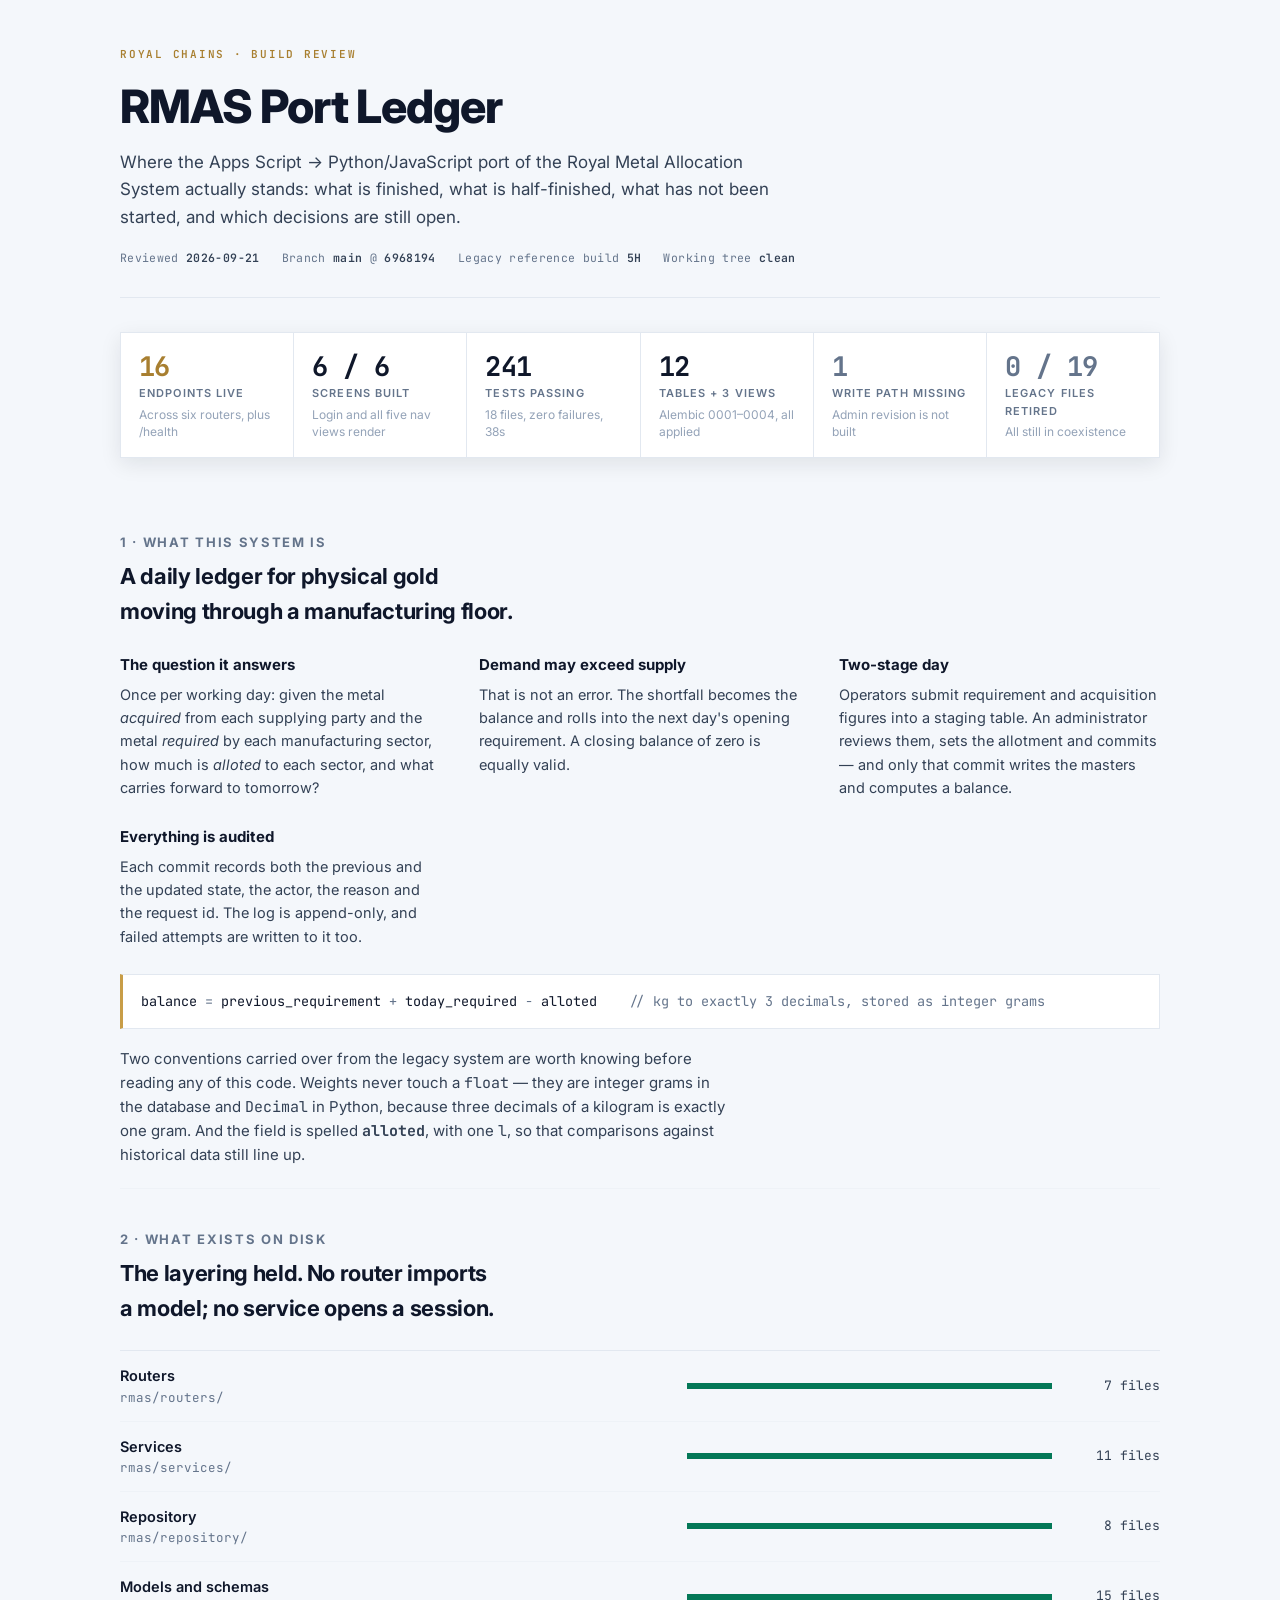
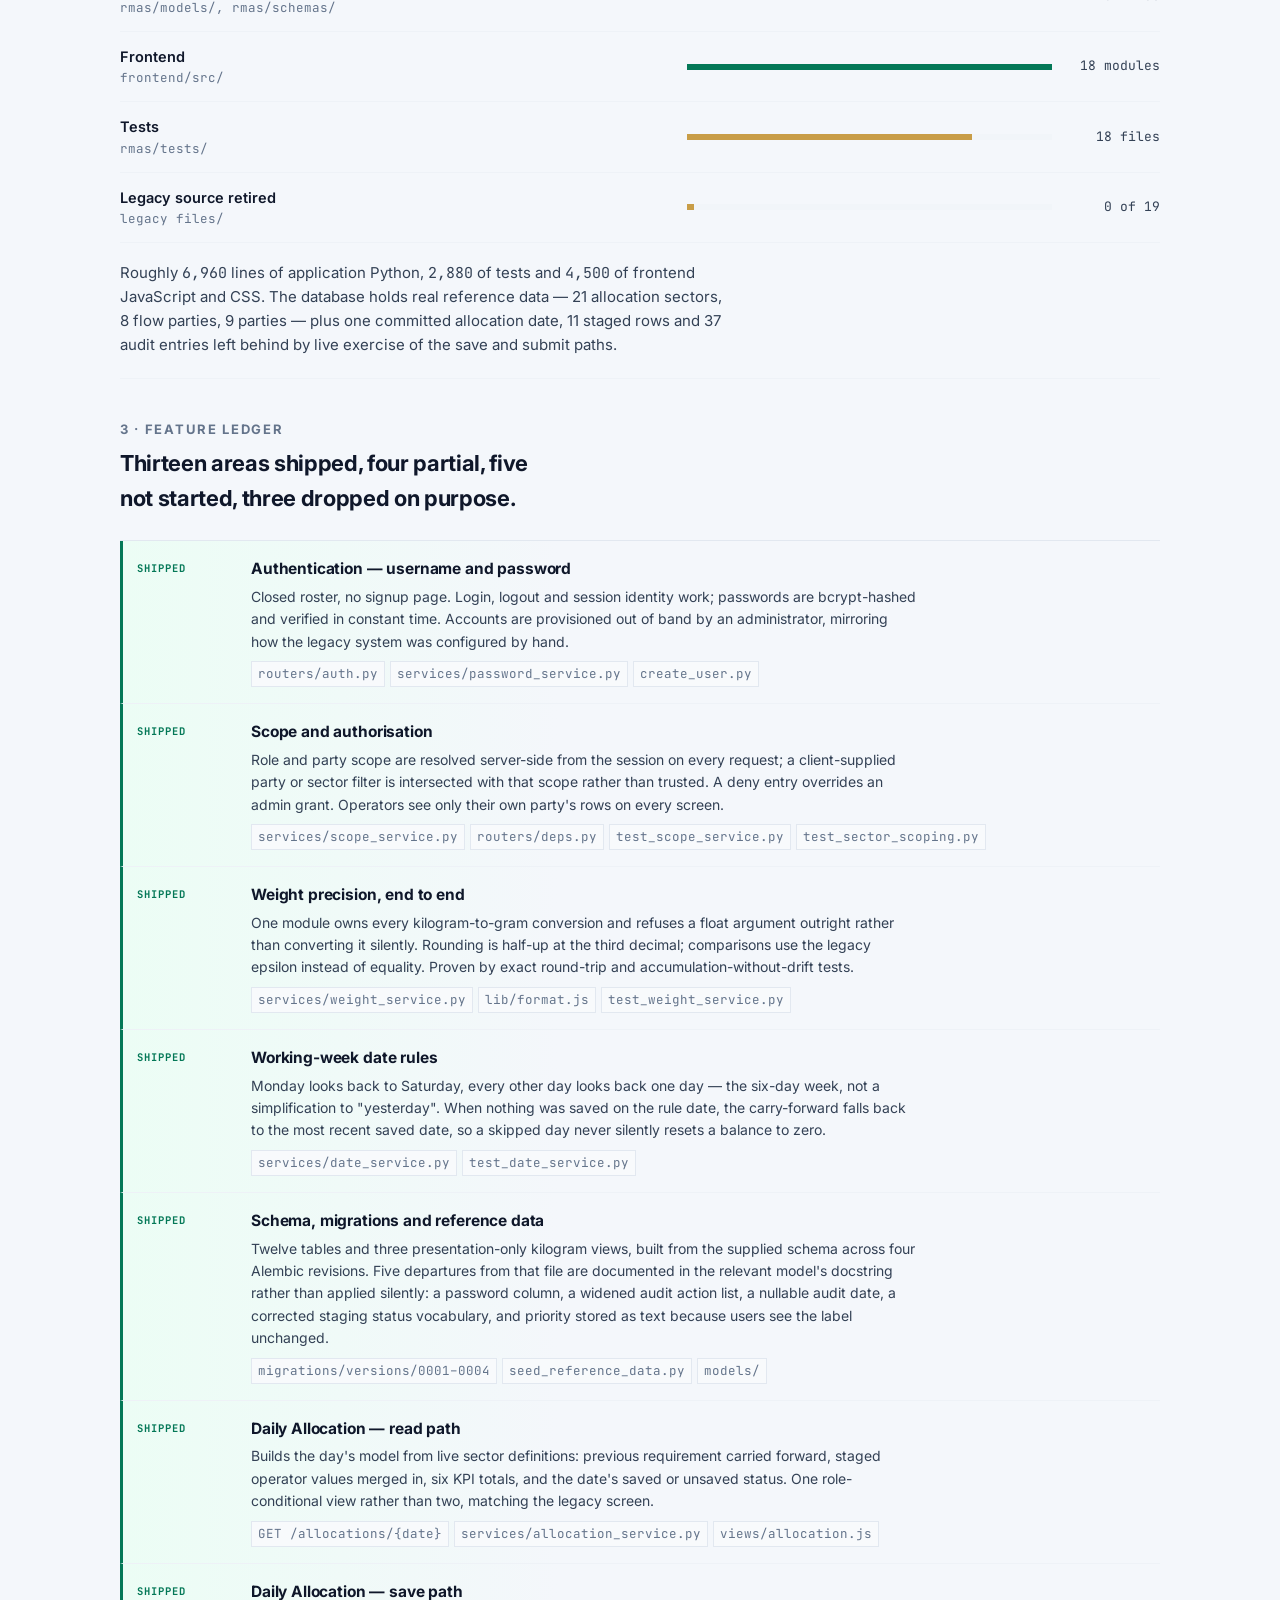
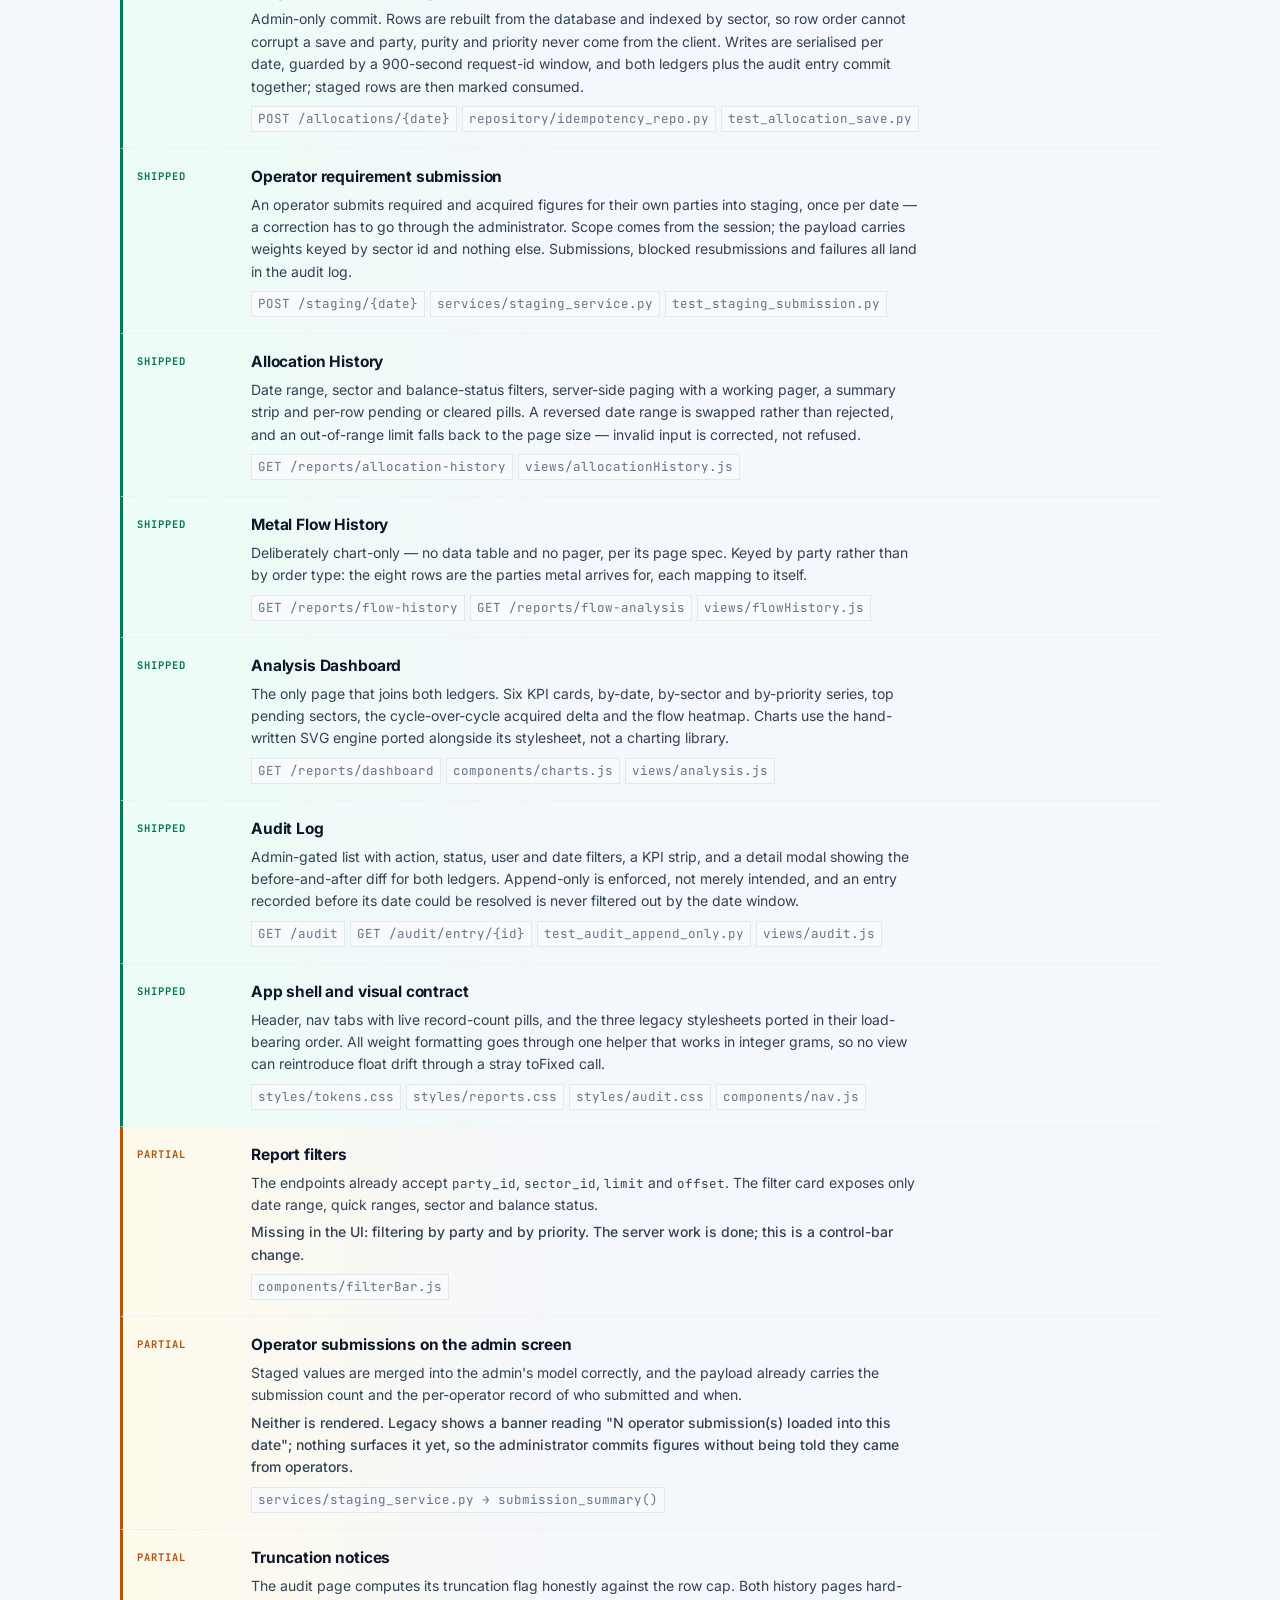
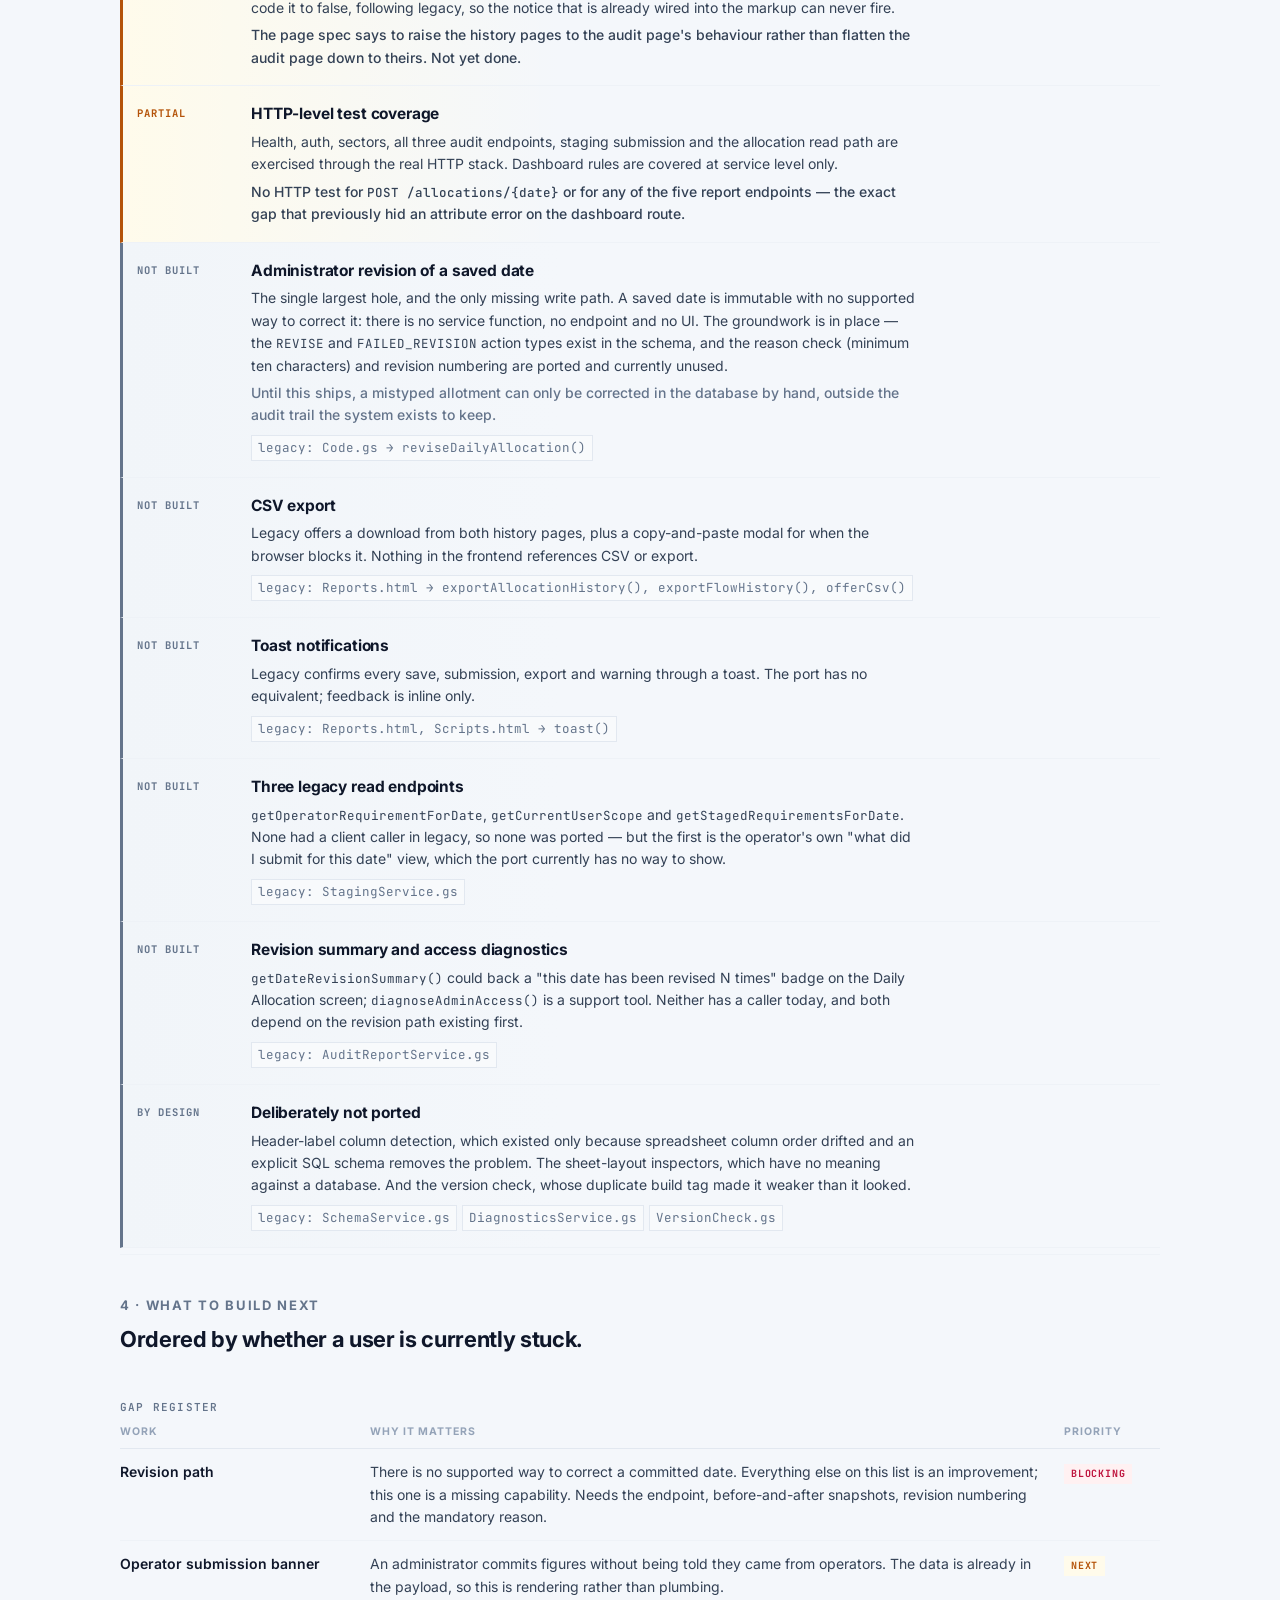
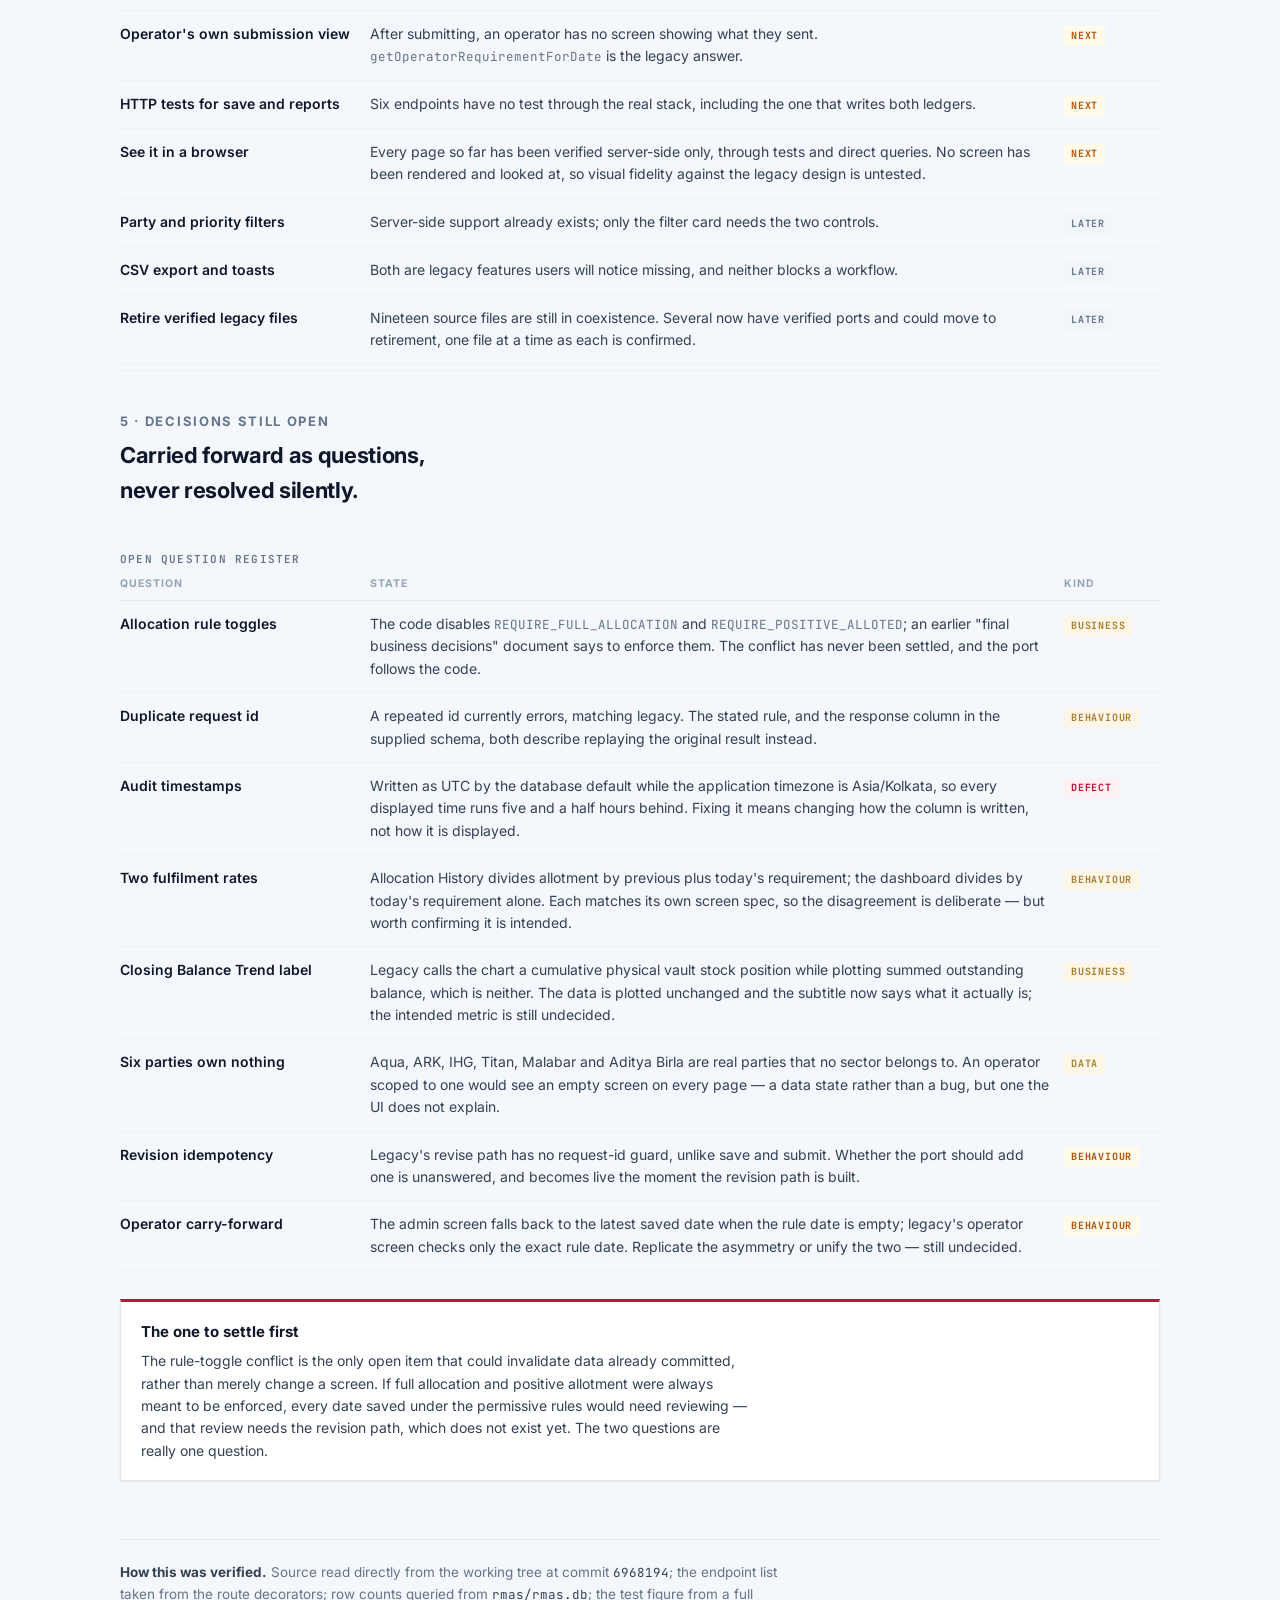
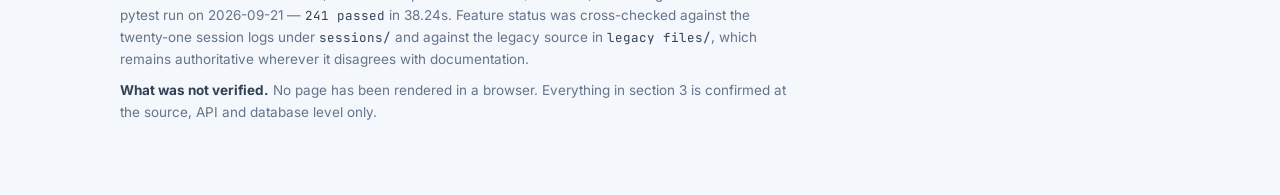
<file: RMAS_PORT_LEDGER.html>
<!DOCTYPE html>
<html lang="en">
<head>
<meta charset="utf-8">
<meta name="viewport" content="width=device-width, initial-scale=1, viewport-fit=cover">
<title>RMAS Port Ledger</title>
<link rel="preconnect" href="https://fonts.googleapis.com">
<link rel="preconnect" href="https://fonts.gstatic.com" crossorigin>
<link rel="stylesheet" href="https://fonts.googleapis.com/css2?family=Inter:wght@400;500;600;700;800;900&family=JetBrains+Mono:wght@400;500;600;700&display=swap">
<style>
/* ------------------------------------------------------------------
   Palette, typefaces and figure conventions are taken from the system
   being reported on: frontend/src/styles/tokens.css - navy + gold,
   Inter for text, JetBrains Mono for every figure.
   ------------------------------------------------------------------ */
:root{
  --ground:#f4f7fb;
  --surface:#ffffff;
  --surface-2:#f8fafc;
  --ink:#0f172a;
  --ink-2:#334155;
  --muted:#64748b;
  --faint:#94a3b8;
  --line:#e2e8f0;
  --line-soft:#eef2f7;
  --accent:#a87f30;
  --accent-bright:#c89d47;
  --accent-wash:#fdf6e7;
  --ok:#047857;
  --ok-wash:#ecfdf5;
  --part:#b45309;
  --part-wash:#fffbeb;
  --idle:#64748b;
  --idle-wash:#f1f5f9;
  --open:#be123c;
  --open-wash:#fff1f2;
  --shadow:0 1px 2px rgba(15,23,42,.06);
  --shadow-lift:0 6px 20px rgba(11,22,35,.09);
}
@media (prefers-color-scheme: dark){
  :root:not([data-theme="light"]){
    --ground:#0b1623;
    --surface:#101e30;
    --surface-2:#16283d;
    --ink:#e9eff7;
    --ink-2:#cbd5e1;
    --muted:#94a3b8;
    --faint:#64748b;
    --line:#1e3857;
    --line-soft:#16283d;
    --accent:#dcb15b;
    --accent-bright:#edd085;
    --accent-wash:#2a2110;
    --ok:#34d399;
    --ok-wash:#0a2f26;
    --part:#fcd34d;
    --part-wash:#332608;
    --idle:#94a3b8;
    --idle-wash:#16283d;
    --open:#fca5a5;
    --open-wash:#391520;
    --shadow:0 1px 2px rgba(0,0,0,.4);
    --shadow-lift:0 6px 22px rgba(0,0,0,.45);
  }
}
:root[data-theme="dark"]{
  --ground:#0b1623;
  --surface:#101e30;
  --surface-2:#16283d;
  --ink:#e9eff7;
  --ink-2:#cbd5e1;
  --muted:#94a3b8;
  --faint:#64748b;
  --line:#1e3857;
  --line-soft:#16283d;
  --accent:#dcb15b;
  --accent-bright:#edd085;
  --accent-wash:#2a2110;
  --ok:#34d399;
  --ok-wash:#0a2f26;
  --part:#fcd34d;
  --part-wash:#332608;
  --idle:#94a3b8;
  --idle-wash:#16283d;
  --open:#fca5a5;
  --open-wash:#391520;
  --shadow:0 1px 2px rgba(0,0,0,.4);
  --shadow-lift:0 6px 22px rgba(0,0,0,.45);
}

*{box-sizing:border-box}
body{
  margin:0;
  background:var(--ground);
  color:var(--ink);
  font-family:'Inter',system-ui,-apple-system,'Segoe UI',sans-serif;
  font-size:15px;
  line-height:1.6;
  -webkit-font-smoothing:antialiased;
}
.wrap{
  max-width:1080px;
  margin:0 auto;
  padding-inline:20px;
  padding-block:0 72px;
}
.num{font-family:'JetBrains Mono',ui-monospace,'SFMono-Regular',monospace;font-variant-numeric:tabular-nums}

/* ---------- masthead ---------- */
.mast{
  border-bottom:1px solid var(--line);
  padding-block:46px 30px;
  display:grid;
  gap:18px;
}
.eyebrow{
  font-family:'JetBrains Mono',monospace;
  font-size:11px;
  letter-spacing:.16em;
  text-transform:uppercase;
  color:var(--accent);
  font-weight:600;
}
h1{
  font-size:clamp(30px,5.2vw,46px);
  line-height:1.08;
  letter-spacing:-.022em;
  font-weight:800;
  margin:0;
  text-wrap:balance;
}
.standfirst{
  margin:0;
  max-width:62ch;
  color:var(--ink-2);
  font-size:17px;
}
.mast__meta{
  display:flex;
  flex-wrap:wrap;
  gap:8px 22px;
  font-family:'JetBrains Mono',monospace;
  font-size:11.5px;
  color:var(--muted);
  letter-spacing:.03em;
}
.mast__meta b{color:var(--ink-2);font-weight:600}

/* ---------- headline tiles ---------- */
.tiles{
  display:grid;
  grid-template-columns:repeat(auto-fit,minmax(150px,1fr));
  gap:1px;
  background:var(--line);
  border:1px solid var(--line);
  margin-block:34px;
  box-shadow:var(--shadow-lift);
}
.tile{background:var(--surface);padding:18px 18px 16px;display:grid;gap:3px;align-content:start}
.tile__v{font-family:'JetBrains Mono',monospace;font-size:27px;font-weight:700;letter-spacing:-.02em;line-height:1.15}
.tile__l{font-size:11px;letter-spacing:.1em;text-transform:uppercase;color:var(--muted);font-weight:600}
.tile__n{font-size:12px;color:var(--faint);line-height:1.45}
.tile--gold .tile__v{color:var(--accent)}
.tile--idle .tile__v{color:var(--idle)}

/* ---------- sections ---------- */
section{padding-block:40px 6px;border-top:1px solid var(--line-soft)}
section:first-of-type{border-top:0}
h2{
  font-size:13px;
  letter-spacing:.13em;
  text-transform:uppercase;
  color:var(--muted);
  font-weight:700;
  margin:0 0 6px;
}
.sec-lead{
  margin:0 0 24px;
  font-size:22px;
  font-weight:700;
  letter-spacing:-.015em;
  max-width:36ch;
  text-wrap:balance;
}
p{max-width:68ch}
.prose{color:var(--ink-2)}

/* ---------- domain explainer ---------- */
.explain{display:grid;grid-template-columns:repeat(auto-fit,minmax(260px,1fr));gap:26px 38px}
.explain h3{font-size:15px;margin:0 0 6px;font-weight:700}
.explain p{margin:0;font-size:14.5px;color:var(--ink-2)}
.formula{
  margin:26px 0 0;
  padding:16px 18px;
  background:var(--surface);
  border:1px solid var(--line);
  border-left:3px solid var(--accent-bright);
  font-family:'JetBrains Mono',monospace;
  font-size:13.5px;
  overflow-x:auto;
  white-space:nowrap;
  color:var(--ink);
}
.formula span{color:var(--muted)}

/* ---------- layer ledger ---------- */
.ledger{border-top:1px solid var(--line);margin-top:4px}
.lrow{
  display:grid;
  grid-template-columns:minmax(150px,1.5fr) minmax(120px,1fr) 88px;
  gap:8px 20px;
  align-items:center;
  padding:13px 0;
  border-bottom:1px solid var(--line-soft);
}
.lrow__name{font-weight:600;font-size:14.5px}
.lrow__name small{display:block;font-weight:400;color:var(--muted);font-size:12.5px;font-family:'JetBrains Mono',monospace}
.meter{height:6px;background:var(--idle-wash);overflow:hidden}
.meter i{display:block;height:100%;background:var(--accent-bright)}
.meter i.full{background:var(--ok)}
.lrow__c{text-align:right;font-family:'JetBrains Mono',monospace;font-size:13px;color:var(--ink-2)}

/* ---------- feature rows ---------- */
.feat{border-top:1px solid var(--line)}
.f{
  display:grid;
  grid-template-columns:96px 1fr;
  gap:6px 18px;
  padding:16px 0 16px 14px;
  border-bottom:1px solid var(--line-soft);
  border-left:3px solid var(--idle);
  background:linear-gradient(90deg,var(--idle-wash),transparent 42%);
}
.f--ok{border-left-color:var(--ok);background:linear-gradient(90deg,var(--ok-wash),transparent 42%)}
.f--part{border-left-color:var(--part);background:linear-gradient(90deg,var(--part-wash),transparent 42%)}
.f--no{border-left-color:var(--idle)}
.f__s{
  font-family:'JetBrains Mono',monospace;
  font-size:10.5px;
  letter-spacing:.09em;
  text-transform:uppercase;
  font-weight:700;
  padding-top:3px;
}
.f--ok .f__s{color:var(--ok)}
.f--part .f__s{color:var(--part)}
.f--no .f__s{color:var(--idle)}
.f__b h3{margin:0 0 4px;font-size:15.5px;font-weight:700;letter-spacing:-.01em}
.f__b p{margin:0;font-size:14px;color:var(--ink-2);max-width:74ch}
.f__b p + p{margin-top:5px}
.paths{
  margin:8px 0 0;
  display:flex;
  flex-wrap:wrap;
  gap:5px;
}
.paths code{
  font-family:'JetBrains Mono',monospace;
  font-size:11px;
  background:var(--surface-2);
  border:1px solid var(--line);
  padding:2px 6px;
  color:var(--muted);
}
.note{
  margin-top:8px;
  font-size:13.5px;
  color:var(--part);
  font-weight:500;
}
.f--no .note{color:var(--muted)}
.f__b code{font-family:'JetBrains Mono',monospace;font-size:12.5px}

/* ---------- registers ---------- */
.tablewrap{overflow-x:auto}
.reg{width:100%;border-collapse:collapse;margin-top:4px;min-width:520px}
.reg caption{
  text-align:left;
  font-family:'JetBrains Mono',monospace;
  font-size:11px;
  letter-spacing:.11em;
  text-transform:uppercase;
  color:var(--muted);
  font-weight:600;
  padding:14px 0 8px;
}
.reg th{
  text-align:left;
  font-size:10.5px;
  letter-spacing:.1em;
  text-transform:uppercase;
  color:var(--faint);
  font-weight:700;
  border-bottom:1px solid var(--line);
  padding:0 14px 7px 0;
}
.reg th:last-child,.reg td:last-child{padding-right:0}
.reg td{
  border-bottom:1px solid var(--line-soft);
  padding:12px 14px 12px 0;
  font-size:14px;
  color:var(--ink-2);
  vertical-align:top;
}
.reg td:first-child{color:var(--ink);font-weight:600;width:24%}
.reg td:last-child{width:96px}
.reg code{font-family:'JetBrains Mono',monospace;font-size:12.5px;color:var(--muted)}
.tag{
  display:inline-block;
  font-family:'JetBrains Mono',monospace;
  font-size:10px;
  letter-spacing:.08em;
  text-transform:uppercase;
  font-weight:700;
  padding:2px 7px;
  white-space:nowrap;
}
.tag--block{background:var(--open-wash);color:var(--open)}
.tag--soon{background:var(--part-wash);color:var(--part)}
.tag--later{background:var(--idle-wash);color:var(--idle)}
.tag--design{background:var(--accent-wash);color:var(--accent)}

/* ---------- callout ---------- */
.callout{
  margin-top:28px;
  padding:18px 20px;
  background:var(--surface);
  border:1px solid var(--line);
  border-top:3px solid var(--open);
  box-shadow:var(--shadow);
}
.callout h3{margin:0 0 6px;font-size:15px;font-weight:700}
.callout p{margin:0;font-size:14px;color:var(--ink-2)}

/* ---------- footer ---------- */
footer{
  margin-top:52px;
  border-top:1px solid var(--line);
  padding-top:22px;
  font-size:13.5px;
  color:var(--muted);
}
footer p{max-width:74ch;margin:0}
footer p + p{margin-top:10px}
footer code{font-family:'JetBrains Mono',monospace;font-size:12.5px;color:var(--ink-2)}
footer strong{color:var(--ink-2)}

@media (max-width:560px){
  .lrow{grid-template-columns:1fr 70px;grid-template-areas:"n c" "m m"}
  .lrow__name{grid-area:n}
  .lrow__c{grid-area:c}
  .meter{grid-area:m}
  .f{grid-template-columns:1fr;gap:4px}
}
</style>
</head>
<body>
<div class="wrap">

<header class="mast">
  <div class="eyebrow">Royal Chains &middot; Build Review</div>
  <h1>RMAS Port Ledger</h1>
  <p class="standfirst">Where the Apps&nbsp;Script &rarr; Python/JavaScript port of the Royal Metal Allocation System actually stands: what is finished, what is half-finished, what has not been started, and which decisions are still open.</p>
  <div class="mast__meta">
    <span>Reviewed <b>2026-09-21</b></span>
    <span>Branch <b>main</b> @ <b>6968194</b></span>
    <span>Legacy reference build <b>5H</b></span>
    <span>Working tree <b>clean</b></span>
  </div>
</header>

<div class="tiles">
  <div class="tile tile--gold">
    <div class="tile__v num">16</div>
    <div class="tile__l">Endpoints live</div>
    <div class="tile__n">Across six routers, plus /health</div>
  </div>
  <div class="tile">
    <div class="tile__v num">6&nbsp;/&nbsp;6</div>
    <div class="tile__l">Screens built</div>
    <div class="tile__n">Login and all five nav views render</div>
  </div>
  <div class="tile">
    <div class="tile__v num">241</div>
    <div class="tile__l">Tests passing</div>
    <div class="tile__n">18 files, zero failures, 38s</div>
  </div>
  <div class="tile">
    <div class="tile__v num">12</div>
    <div class="tile__l">Tables + 3 views</div>
    <div class="tile__n">Alembic 0001&ndash;0004, all applied</div>
  </div>
  <div class="tile tile--idle">
    <div class="tile__v num">1</div>
    <div class="tile__l">Write path missing</div>
    <div class="tile__n">Admin revision is not built</div>
  </div>
  <div class="tile tile--idle">
    <div class="tile__v num">0&nbsp;/&nbsp;19</div>
    <div class="tile__l">Legacy files retired</div>
    <div class="tile__n">All still in coexistence</div>
  </div>
</div>

<section>
  <h2>1 &middot; What this system is</h2>
  <p class="sec-lead">A daily ledger for physical gold moving through a manufacturing floor.</p>
  <div class="explain">
    <div>
      <h3>The question it answers</h3>
      <p>Once per working day: given the metal <em>acquired</em> from each supplying party and the metal <em>required</em> by each manufacturing sector, how much is <em>alloted</em> to each sector, and what carries forward to tomorrow?</p>
    </div>
    <div>
      <h3>Demand may exceed supply</h3>
      <p>That is not an error. The shortfall becomes the balance and rolls into the next day's opening requirement. A closing balance of zero is equally valid.</p>
    </div>
    <div>
      <h3>Two-stage day</h3>
      <p>Operators submit requirement and acquisition figures into a staging table. An administrator reviews them, sets the allotment and commits &mdash; and only that commit writes the masters and computes a balance.</p>
    </div>
    <div>
      <h3>Everything is audited</h3>
      <p>Each commit records both the previous and the updated state, the actor, the reason and the request id. The log is append-only, and failed attempts are written to it too.</p>
    </div>
  </div>
  <div class="formula">balance <span>=</span> previous_requirement <span>+</span> today_required <span>&minus;</span> alloted<span>&nbsp;&nbsp;&nbsp;&nbsp;// kg to exactly 3 decimals, stored as integer grams</span></div>
  <p class="prose" style="margin-top:18px">Two conventions carried over from the legacy system are worth knowing before reading any of this code. Weights never touch a <code class="num">float</code> &mdash; they are integer grams in the database and <code class="num">Decimal</code> in Python, because three decimals of a kilogram is exactly one gram. And the field is spelled <strong class="num">alloted</strong>, with one <span class="num">l</span>, so that comparisons against historical data still line up.</p>
</section>

<section>
  <h2>2 &middot; What exists on disk</h2>
  <p class="sec-lead">The layering held. No router imports a model; no service opens a session.</p>
  <div class="ledger">
    <div class="lrow">
      <div class="lrow__name">Routers <small>rmas/routers/</small></div>
      <div class="meter"><i class="full" style="width:100%"></i></div>
      <div class="lrow__c">7 files</div>
    </div>
    <div class="lrow">
      <div class="lrow__name">Services <small>rmas/services/</small></div>
      <div class="meter"><i class="full" style="width:100%"></i></div>
      <div class="lrow__c">11 files</div>
    </div>
    <div class="lrow">
      <div class="lrow__name">Repository <small>rmas/repository/</small></div>
      <div class="meter"><i class="full" style="width:100%"></i></div>
      <div class="lrow__c">8 files</div>
    </div>
    <div class="lrow">
      <div class="lrow__name">Models and schemas <small>rmas/models/, rmas/schemas/</small></div>
      <div class="meter"><i class="full" style="width:100%"></i></div>
      <div class="lrow__c">15 files</div>
    </div>
    <div class="lrow">
      <div class="lrow__name">Frontend <small>frontend/src/</small></div>
      <div class="meter"><i class="full" style="width:100%"></i></div>
      <div class="lrow__c">18 modules</div>
    </div>
    <div class="lrow">
      <div class="lrow__name">Tests <small>rmas/tests/</small></div>
      <div class="meter"><i style="width:78%"></i></div>
      <div class="lrow__c">18 files</div>
    </div>
    <div class="lrow">
      <div class="lrow__name">Legacy source retired <small>legacy files/</small></div>
      <div class="meter"><i style="width:2%"></i></div>
      <div class="lrow__c">0 of 19</div>
    </div>
  </div>
  <p class="prose" style="margin-top:18px">Roughly <span class="num">6,960</span> lines of application Python, <span class="num">2,880</span> of tests and <span class="num">4,500</span> of frontend JavaScript and CSS. The database holds real reference data &mdash; 21 allocation sectors, 8 flow parties, 9 parties &mdash; plus one committed allocation date, 11 staged rows and 37 audit entries left behind by live exercise of the save and submit paths.</p>
</section>

<section>
  <h2>3 &middot; Feature ledger</h2>
  <p class="sec-lead">Thirteen areas shipped, four partial, five not started, three dropped on purpose.</p>
  <div class="feat">

    <div class="f f--ok">
      <div class="f__s">Shipped</div>
      <div class="f__b">
        <h3>Authentication &mdash; username and password</h3>
        <p>Closed roster, no signup page. Login, logout and session identity work; passwords are bcrypt-hashed and verified in constant time. Accounts are provisioned out of band by an administrator, mirroring how the legacy system was configured by hand.</p>
        <div class="paths"><code>routers/auth.py</code><code>services/password_service.py</code><code>create_user.py</code></div>
      </div>
    </div>

    <div class="f f--ok">
      <div class="f__s">Shipped</div>
      <div class="f__b">
        <h3>Scope and authorisation</h3>
        <p>Role and party scope are resolved server-side from the session on every request; a client-supplied party or sector filter is intersected with that scope rather than trusted. A deny entry overrides an admin grant. Operators see only their own party's rows on every screen.</p>
        <div class="paths"><code>services/scope_service.py</code><code>routers/deps.py</code><code>test_scope_service.py</code><code>test_sector_scoping.py</code></div>
      </div>
    </div>

    <div class="f f--ok">
      <div class="f__s">Shipped</div>
      <div class="f__b">
        <h3>Weight precision, end to end</h3>
        <p>One module owns every kilogram-to-gram conversion and refuses a float argument outright rather than converting it silently. Rounding is half-up at the third decimal; comparisons use the legacy epsilon instead of equality. Proven by exact round-trip and accumulation-without-drift tests.</p>
        <div class="paths"><code>services/weight_service.py</code><code>lib/format.js</code><code>test_weight_service.py</code></div>
      </div>
    </div>

    <div class="f f--ok">
      <div class="f__s">Shipped</div>
      <div class="f__b">
        <h3>Working-week date rules</h3>
        <p>Monday looks back to Saturday, every other day looks back one day &mdash; the six-day week, not a simplification to "yesterday". When nothing was saved on the rule date, the carry-forward falls back to the most recent saved date, so a skipped day never silently resets a balance to zero.</p>
        <div class="paths"><code>services/date_service.py</code><code>test_date_service.py</code></div>
      </div>
    </div>

    <div class="f f--ok">
      <div class="f__s">Shipped</div>
      <div class="f__b">
        <h3>Schema, migrations and reference data</h3>
        <p>Twelve tables and three presentation-only kilogram views, built from the supplied schema across four Alembic revisions. Five departures from that file are documented in the relevant model's docstring rather than applied silently: a password column, a widened audit action list, a nullable audit date, a corrected staging status vocabulary, and priority stored as text because users see the label unchanged.</p>
        <div class="paths"><code>migrations/versions/0001&ndash;0004</code><code>seed_reference_data.py</code><code>models/</code></div>
      </div>
    </div>

    <div class="f f--ok">
      <div class="f__s">Shipped</div>
      <div class="f__b">
        <h3>Daily Allocation &mdash; read path</h3>
        <p>Builds the day's model from live sector definitions: previous requirement carried forward, staged operator values merged in, six KPI totals, and the date's saved or unsaved status. One role-conditional view rather than two, matching the legacy screen.</p>
        <div class="paths"><code>GET /allocations/{date}</code><code>services/allocation_service.py</code><code>views/allocation.js</code></div>
      </div>
    </div>

    <div class="f f--ok">
      <div class="f__s">Shipped</div>
      <div class="f__b">
        <h3>Daily Allocation &mdash; save path</h3>
        <p>Admin-only commit. Rows are rebuilt from the database and indexed by sector, so row order cannot corrupt a save and party, purity and priority never come from the client. Writes are serialised per date, guarded by a 900-second request-id window, and both ledgers plus the audit entry commit together; staged rows are then marked consumed.</p>
        <div class="paths"><code>POST /allocations/{date}</code><code>repository/idempotency_repo.py</code><code>test_allocation_save.py</code></div>
      </div>
    </div>

    <div class="f f--ok">
      <div class="f__s">Shipped</div>
      <div class="f__b">
        <h3>Operator requirement submission</h3>
        <p>An operator submits required and acquired figures for their own parties into staging, once per date &mdash; a correction has to go through the administrator. Scope comes from the session; the payload carries weights keyed by sector id and nothing else. Submissions, blocked resubmissions and failures all land in the audit log.</p>
        <div class="paths"><code>POST /staging/{date}</code><code>services/staging_service.py</code><code>test_staging_submission.py</code></div>
      </div>
    </div>

    <div class="f f--ok">
      <div class="f__s">Shipped</div>
      <div class="f__b">
        <h3>Allocation History</h3>
        <p>Date range, sector and balance-status filters, server-side paging with a working pager, a summary strip and per-row pending or cleared pills. A reversed date range is swapped rather than rejected, and an out-of-range limit falls back to the page size &mdash; invalid input is corrected, not refused.</p>
        <div class="paths"><code>GET /reports/allocation-history</code><code>views/allocationHistory.js</code></div>
      </div>
    </div>

    <div class="f f--ok">
      <div class="f__s">Shipped</div>
      <div class="f__b">
        <h3>Metal Flow History</h3>
        <p>Deliberately chart-only &mdash; no data table and no pager, per its page spec. Keyed by party rather than by order type: the eight rows are the parties metal arrives for, each mapping to itself.</p>
        <div class="paths"><code>GET /reports/flow-history</code><code>GET /reports/flow-analysis</code><code>views/flowHistory.js</code></div>
      </div>
    </div>

    <div class="f f--ok">
      <div class="f__s">Shipped</div>
      <div class="f__b">
        <h3>Analysis Dashboard</h3>
        <p>The only page that joins both ledgers. Six KPI cards, by-date, by-sector and by-priority series, top pending sectors, the cycle-over-cycle acquired delta and the flow heatmap. Charts use the hand-written SVG engine ported alongside its stylesheet, not a charting library.</p>
        <div class="paths"><code>GET /reports/dashboard</code><code>components/charts.js</code><code>views/analysis.js</code></div>
      </div>
    </div>

    <div class="f f--ok">
      <div class="f__s">Shipped</div>
      <div class="f__b">
        <h3>Audit Log</h3>
        <p>Admin-gated list with action, status, user and date filters, a KPI strip, and a detail modal showing the before-and-after diff for both ledgers. Append-only is enforced, not merely intended, and an entry recorded before its date could be resolved is never filtered out by the date window.</p>
        <div class="paths"><code>GET /audit</code><code>GET /audit/entry/{id}</code><code>test_audit_append_only.py</code><code>views/audit.js</code></div>
      </div>
    </div>

    <div class="f f--ok">
      <div class="f__s">Shipped</div>
      <div class="f__b">
        <h3>App shell and visual contract</h3>
        <p>Header, nav tabs with live record-count pills, and the three legacy stylesheets ported in their load-bearing order. All weight formatting goes through one helper that works in integer grams, so no view can reintroduce float drift through a stray toFixed call.</p>
        <div class="paths"><code>styles/tokens.css</code><code>styles/reports.css</code><code>styles/audit.css</code><code>components/nav.js</code></div>
      </div>
    </div>

    <div class="f f--part">
      <div class="f__s">Partial</div>
      <div class="f__b">
        <h3>Report filters</h3>
        <p>The endpoints already accept <code>party_id</code>, <code>sector_id</code>, <code>limit</code> and <code>offset</code>. The filter card exposes only date range, quick ranges, sector and balance status.</p>
        <p class="note">Missing in the UI: filtering by party and by priority. The server work is done; this is a control-bar change.</p>
        <div class="paths"><code>components/filterBar.js</code></div>
      </div>
    </div>

    <div class="f f--part">
      <div class="f__s">Partial</div>
      <div class="f__b">
        <h3>Operator submissions on the admin screen</h3>
        <p>Staged values are merged into the admin's model correctly, and the payload already carries the submission count and the per-operator record of who submitted and when.</p>
        <p class="note">Neither is rendered. Legacy shows a banner reading "N operator submission(s) loaded into this date"; nothing surfaces it yet, so the administrator commits figures without being told they came from operators.</p>
        <div class="paths"><code>services/staging_service.py &rarr; submission_summary()</code></div>
      </div>
    </div>

    <div class="f f--part">
      <div class="f__s">Partial</div>
      <div class="f__b">
        <h3>Truncation notices</h3>
        <p>The audit page computes its truncation flag honestly against the row cap. Both history pages hard-code it to false, following legacy, so the notice that is already wired into the markup can never fire.</p>
        <p class="note">The page spec says to raise the history pages to the audit page's behaviour rather than flatten the audit page down to theirs. Not yet done.</p>
      </div>
    </div>

    <div class="f f--part">
      <div class="f__s">Partial</div>
      <div class="f__b">
        <h3>HTTP-level test coverage</h3>
        <p>Health, auth, sectors, all three audit endpoints, staging submission and the allocation read path are exercised through the real HTTP stack. Dashboard rules are covered at service level only.</p>
        <p class="note">No HTTP test for <code>POST /allocations/{date}</code> or for any of the five report endpoints &mdash; the exact gap that previously hid an attribute error on the dashboard route.</p>
      </div>
    </div>

    <div class="f f--no">
      <div class="f__s">Not built</div>
      <div class="f__b">
        <h3>Administrator revision of a saved date</h3>
        <p>The single largest hole, and the only missing write path. A saved date is immutable with no supported way to correct it: there is no service function, no endpoint and no UI. The groundwork is in place &mdash; the <code>REVISE</code> and <code>FAILED_REVISION</code> action types exist in the schema, and the reason check (minimum ten characters) and revision numbering are ported and currently unused.</p>
        <p class="note">Until this ships, a mistyped allotment can only be corrected in the database by hand, outside the audit trail the system exists to keep.</p>
        <div class="paths"><code>legacy: Code.gs &rarr; reviseDailyAllocation()</code></div>
      </div>
    </div>

    <div class="f f--no">
      <div class="f__s">Not built</div>
      <div class="f__b">
        <h3>CSV export</h3>
        <p>Legacy offers a download from both history pages, plus a copy-and-paste modal for when the browser blocks it. Nothing in the frontend references CSV or export.</p>
        <div class="paths"><code>legacy: Reports.html &rarr; exportAllocationHistory(), exportFlowHistory(), offerCsv()</code></div>
      </div>
    </div>

    <div class="f f--no">
      <div class="f__s">Not built</div>
      <div class="f__b">
        <h3>Toast notifications</h3>
        <p>Legacy confirms every save, submission, export and warning through a toast. The port has no equivalent; feedback is inline only.</p>
        <div class="paths"><code>legacy: Reports.html, Scripts.html &rarr; toast()</code></div>
      </div>
    </div>

    <div class="f f--no">
      <div class="f__s">Not built</div>
      <div class="f__b">
        <h3>Three legacy read endpoints</h3>
        <p><code>getOperatorRequirementForDate</code>, <code>getCurrentUserScope</code> and <code>getStagedRequirementsForDate</code>. None had a client caller in legacy, so none was ported &mdash; but the first is the operator's own "what did I submit for this date" view, which the port currently has no way to show.</p>
        <div class="paths"><code>legacy: StagingService.gs</code></div>
      </div>
    </div>

    <div class="f f--no">
      <div class="f__s">Not built</div>
      <div class="f__b">
        <h3>Revision summary and access diagnostics</h3>
        <p><code>getDateRevisionSummary()</code> could back a "this date has been revised N times" badge on the Daily Allocation screen; <code>diagnoseAdminAccess()</code> is a support tool. Neither has a caller today, and both depend on the revision path existing first.</p>
        <div class="paths"><code>legacy: AuditReportService.gs</code></div>
      </div>
    </div>

    <div class="f f--no">
      <div class="f__s">By design</div>
      <div class="f__b">
        <h3>Deliberately not ported</h3>
        <p>Header-label column detection, which existed only because spreadsheet column order drifted and an explicit SQL schema removes the problem. The sheet-layout inspectors, which have no meaning against a database. And the version check, whose duplicate build tag made it weaker than it looked.</p>
        <div class="paths"><code>legacy: SchemaService.gs</code><code>DiagnosticsService.gs</code><code>VersionCheck.gs</code></div>
      </div>
    </div>

  </div>
</section>

<section>
  <h2>4 &middot; What to build next</h2>
  <p class="sec-lead">Ordered by whether a user is currently stuck.</p>
  <div class="tablewrap">
  <table class="reg">
    <caption>Gap register</caption>
    <thead>
      <tr><th scope="col">Work</th><th scope="col">Why it matters</th><th scope="col">Priority</th></tr>
    </thead>
    <tbody>
      <tr>
        <td>Revision path</td>
        <td>There is no supported way to correct a committed date. Everything else on this list is an improvement; this one is a missing capability. Needs the endpoint, before-and-after snapshots, revision numbering and the mandatory reason.</td>
        <td><span class="tag tag--block">Blocking</span></td>
      </tr>
      <tr>
        <td>Operator submission banner</td>
        <td>An administrator commits figures without being told they came from operators. The data is already in the payload, so this is rendering rather than plumbing.</td>
        <td><span class="tag tag--soon">Next</span></td>
      </tr>
      <tr>
        <td>Operator's own submission view</td>
        <td>After submitting, an operator has no screen showing what they sent. <code>getOperatorRequirementForDate</code> is the legacy answer.</td>
        <td><span class="tag tag--soon">Next</span></td>
      </tr>
      <tr>
        <td>HTTP tests for save and reports</td>
        <td>Six endpoints have no test through the real stack, including the one that writes both ledgers.</td>
        <td><span class="tag tag--soon">Next</span></td>
      </tr>
      <tr>
        <td>See it in a browser</td>
        <td>Every page so far has been verified server-side only, through tests and direct queries. No screen has been rendered and looked at, so visual fidelity against the legacy design is untested.</td>
        <td><span class="tag tag--soon">Next</span></td>
      </tr>
      <tr>
        <td>Party and priority filters</td>
        <td>Server-side support already exists; only the filter card needs the two controls.</td>
        <td><span class="tag tag--later">Later</span></td>
      </tr>
      <tr>
        <td>CSV export and toasts</td>
        <td>Both are legacy features users will notice missing, and neither blocks a workflow.</td>
        <td><span class="tag tag--later">Later</span></td>
      </tr>
      <tr>
        <td>Retire verified legacy files</td>
        <td>Nineteen source files are still in coexistence. Several now have verified ports and could move to retirement, one file at a time as each is confirmed.</td>
        <td><span class="tag tag--later">Later</span></td>
      </tr>
    </tbody>
  </table>
  </div>
</section>

<section>
  <h2>5 &middot; Decisions still open</h2>
  <p class="sec-lead">Carried forward as questions, never resolved silently.</p>
  <div class="tablewrap">
  <table class="reg">
    <caption>Open question register</caption>
    <thead>
      <tr><th scope="col">Question</th><th scope="col">State</th><th scope="col">Kind</th></tr>
    </thead>
    <tbody>
      <tr>
        <td>Allocation rule toggles</td>
        <td>The code disables <code>REQUIRE_FULL_ALLOCATION</code> and <code>REQUIRE_POSITIVE_ALLOTED</code>; an earlier "final business decisions" document says to enforce them. The conflict has never been settled, and the port follows the code.</td>
        <td><span class="tag tag--design">Business</span></td>
      </tr>
      <tr>
        <td>Duplicate request id</td>
        <td>A repeated id currently errors, matching legacy. The stated rule, and the response column in the supplied schema, both describe replaying the original result instead.</td>
        <td><span class="tag tag--design">Behaviour</span></td>
      </tr>
      <tr>
        <td>Audit timestamps</td>
        <td>Written as UTC by the database default while the application timezone is Asia/Kolkata, so every displayed time runs five and a half hours behind. Fixing it means changing how the column is written, not how it is displayed.</td>
        <td><span class="tag tag--block">Defect</span></td>
      </tr>
      <tr>
        <td>Two fulfilment rates</td>
        <td>Allocation History divides allotment by previous plus today's requirement; the dashboard divides by today's requirement alone. Each matches its own screen spec, so the disagreement is deliberate &mdash; but worth confirming it is intended.</td>
        <td><span class="tag tag--design">Behaviour</span></td>
      </tr>
      <tr>
        <td>Closing Balance Trend label</td>
        <td>Legacy calls the chart a cumulative physical vault stock position while plotting summed outstanding balance, which is neither. The data is plotted unchanged and the subtitle now says what it actually is; the intended metric is still undecided.</td>
        <td><span class="tag tag--design">Business</span></td>
      </tr>
      <tr>
        <td>Six parties own nothing</td>
        <td>Aqua, ARK, IHG, Titan, Malabar and Aditya Birla are real parties that no sector belongs to. An operator scoped to one would see an empty screen on every page &mdash; a data state rather than a bug, but one the UI does not explain.</td>
        <td><span class="tag tag--design">Data</span></td>
      </tr>
      <tr>
        <td>Revision idempotency</td>
        <td>Legacy's revise path has no request-id guard, unlike save and submit. Whether the port should add one is unanswered, and becomes live the moment the revision path is built.</td>
        <td><span class="tag tag--soon">Behaviour</span></td>
      </tr>
      <tr>
        <td>Operator carry-forward</td>
        <td>The admin screen falls back to the latest saved date when the rule date is empty; legacy's operator screen checks only the exact rule date. Replicate the asymmetry or unify the two &mdash; still undecided.</td>
        <td><span class="tag tag--soon">Behaviour</span></td>
      </tr>
    </tbody>
  </table>
  </div>

  <div class="callout">
    <h3>The one to settle first</h3>
    <p>The rule-toggle conflict is the only open item that could invalidate data already committed, rather than merely change a screen. If full allocation and positive allotment were always meant to be enforced, every date saved under the permissive rules would need reviewing &mdash; and that review needs the revision path, which does not exist yet. The two questions are really one question.</p>
  </div>
</section>

<footer>
  <p><strong>How this was verified.</strong> Source read directly from the working tree at commit <code>6968194</code>; the endpoint list taken from the route decorators; row counts queried from <code>rmas/rmas.db</code>; the test figure from a full pytest run on 2026-09-21 &mdash; <code>241 passed</code> in 38.24s. Feature status was cross-checked against the twenty-one session logs under <code>sessions/</code> and against the legacy source in <code>legacy files/</code>, which remains authoritative wherever it disagrees with documentation.</p>
  <p><strong>What was not verified.</strong> No page has been rendered in a browser. Everything in section 3 is confirmed at the source, API and database level only.</p>
</footer>

</div>
</body>
</html>
</file>
